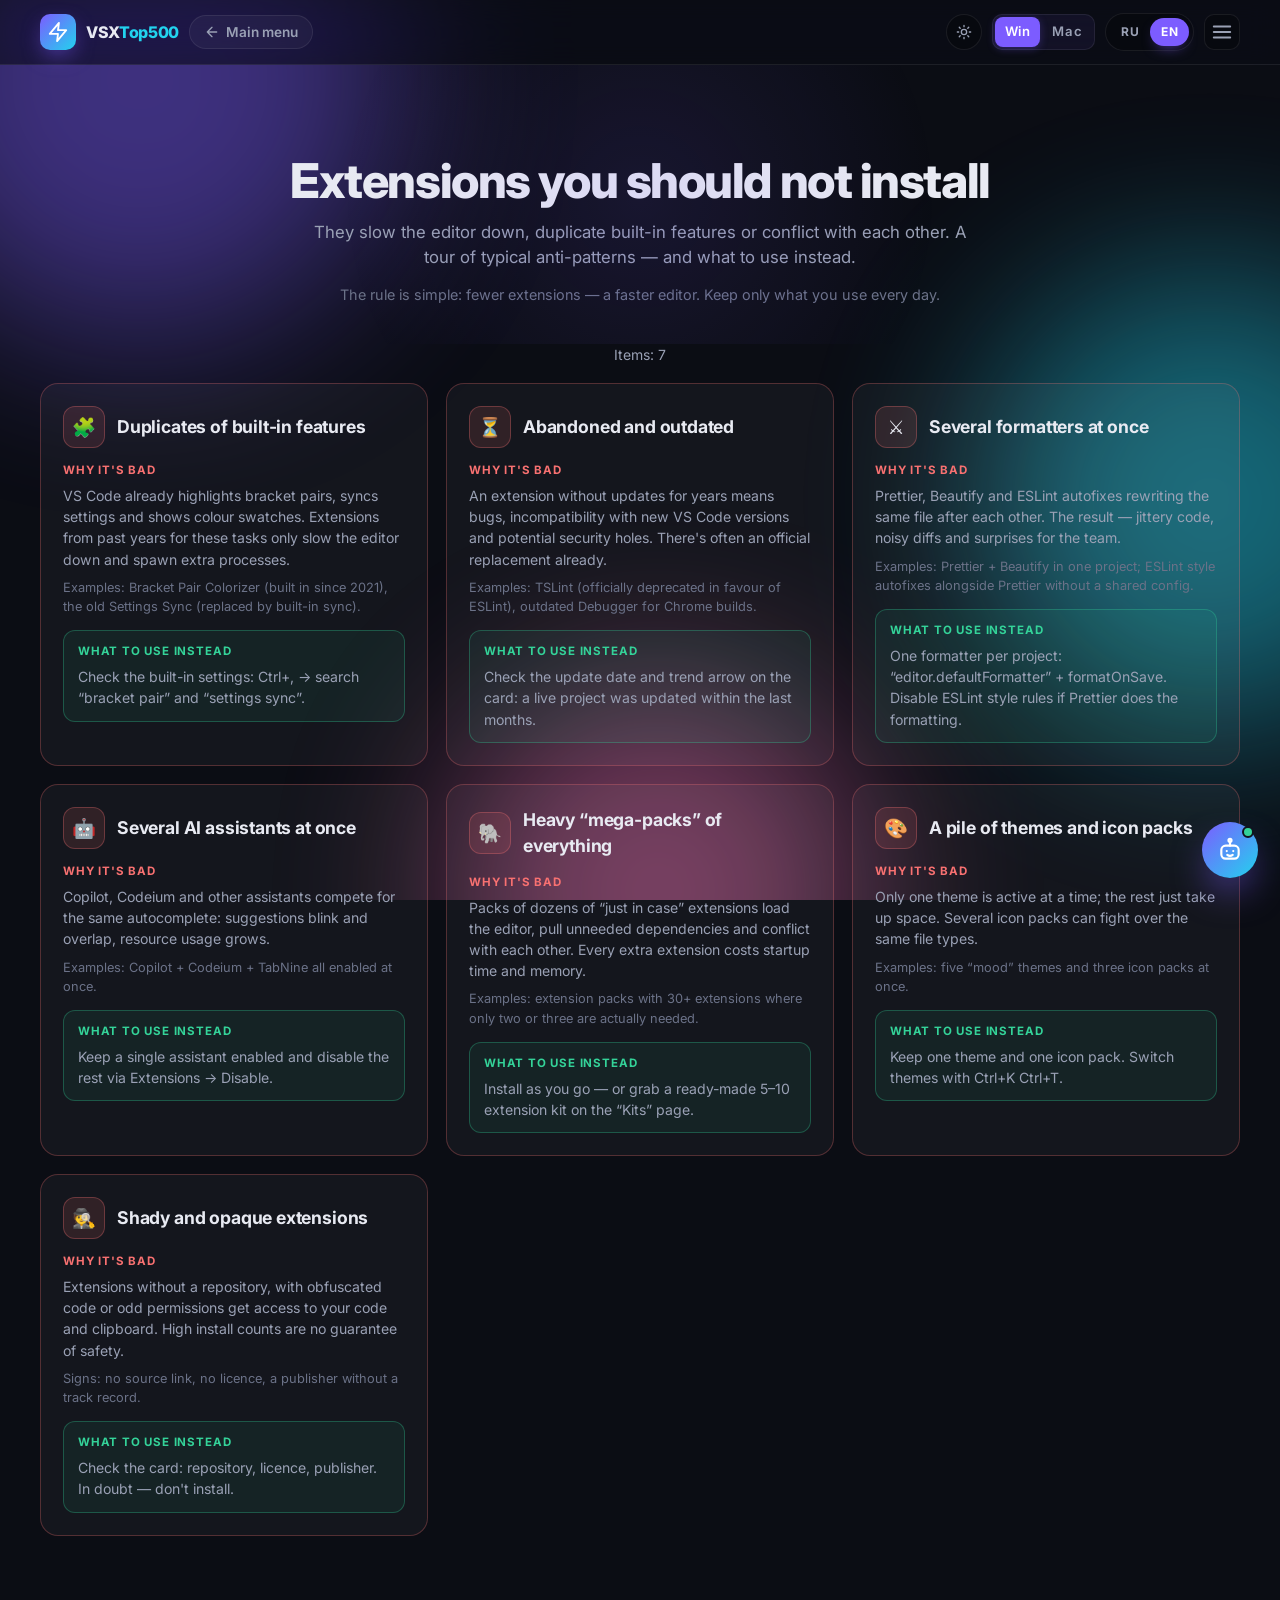
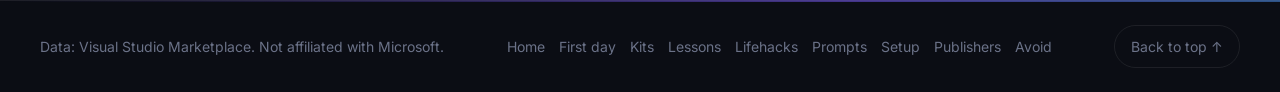
<file: avoid.html>
<!DOCTYPE html>
<html lang="ru">
<head>
  <meta charset="UTF-8" />
  <meta name="viewport" content="width=device-width, initial-scale=1.0" />
  <title data-i18n="avoid.pageTitle">Какие расширения не стоит ставить в VS Code — антипаттерны</title>
  <meta name="description" content="Расширения VS Code, которые тормозят редактор, дублируют встроенные функции или конфликтуют: типичные антипаттерны и что использовать вместо них." />
  <link rel="preconnect" href="https://fonts.googleapis.com" />
  <link href="https://fonts.googleapis.com/css2?family=Inter:wght@400;500;600;700;800&family=JetBrains+Mono:wght@400;600&display=swap" rel="stylesheet" />
  <link rel="stylesheet" href="styles.css" />
  <link rel="icon" href="data:image/svg+xml,<svg xmlns='http://www.w3.org/2000/svg' viewBox='0 0 100 100'><text y='.9em' font-size='90'>⚡</text></svg>" />
  <script>try{if(localStorage.getItem("vsx_theme")==="light")document.documentElement.setAttribute("data-theme","light")}catch(e){}document.documentElement.classList.add("js");window.addEventListener("error",function(){document.documentElement.classList.remove("js")});</script>
</head>
<body>
  <div class="bg-orbs" aria-hidden="true">
    <span class="orb orb-1"></span>
    <span class="orb orb-2"></span>
    <span class="orb orb-3"></span>
  </div>
  <div class="particles" aria-hidden="true">
    <span class="particle" style="left:10%;--dur:14s;--delay:2s"></span>
    <span class="particle" style="left:26%;--dur:12s;--delay:0s"></span>
    <span class="particle" style="left:42%;--dur:16s;--delay:4s"></span>
    <span class="particle" style="left:58%;--dur:13s;--delay:1s"></span>
    <span class="particle" style="left:75%;--dur:15s;--delay:3s"></span>
  </div>
  <header class="site-header">
    <div class="container header-inner">
      <a class="logo" href="index.html">
        <span class="logo-mark">
          <svg viewBox="0 0 24 24" width="22" height="22" fill="none" stroke="currentColor" stroke-width="2" stroke-linecap="round" stroke-linejoin="round"><path d="M13 2 3 14h9l-1 8 10-12h-9l1-8z"/></svg>
        </span>
        <span class="logo-text">VSX<span>Top500</span></span>
      </a>
      <a class="back-link" href="index.html" data-i18n-title="nav.backTitle" data-i18n-aria="nav.backTitle">
        <svg viewBox="0 0 24 24" width="16" height="16" fill="none" stroke="currentColor" stroke-width="2" stroke-linecap="round" stroke-linejoin="round" aria-hidden="true"><path d="M19 12H5M12 19l-7-7 7-7"/></svg>
        <span data-i18n="nav.back">Главное меню</span>
      </a>
      <nav class="header-nav">
        <a href="index.html#rating" data-i18n="nav.rating">Рейтинг</a>
        <a href="first-day.html" data-i18n="nav.firstDay">Первый день</a>
        <a href="kits.html" data-i18n="nav.kits">Наборы</a>
        <a href="lessons.html" data-i18n="nav.lessons">Уроки</a>
        <a href="lifehacks.html" data-i18n="nav.lifehacks">Лайфхаки</a>
        <a href="prompts.html" data-i18n="nav.prompts">Промпты</a>
        <a href="settings.html" data-i18n="nav.settings">Настройки</a>
        <a href="publishers.html" data-i18n="nav.publishers">Разработчики</a>
        <a href="avoid.html" data-i18n="nav.avoid">Не ставить</a>
        <button class="theme-btn" type="button" data-theme-btn aria-pressed="false" title="Тема сайта">
          <svg class="icon-sun" viewBox="0 0 24 24" width="16" height="16" fill="none" stroke="currentColor" stroke-width="2" stroke-linecap="round" stroke-linejoin="round"><circle cx="12" cy="12" r="4"/><path d="M12 2v2M12 20v2M4.9 4.9l1.4 1.4M17.7 17.7l1.4 1.4M2 12h2M20 12h2M4.9 19.1l1.4-1.4M17.7 6.3l1.4-1.4"/></svg>
          <svg class="icon-moon" viewBox="0 0 24 24" width="16" height="16" fill="none" stroke="currentColor" stroke-width="2" stroke-linecap="round" stroke-linejoin="round"><path d="M21 12.8A9 9 0 1 1 11.2 3a7 7 0 0 0 9.8 9.8z"/></svg>
        </button>
        <div class="lang-switch" role="group" data-i18n-aria="nav.langLabel" aria-label="Язык сайта">
          <button class="lang-btn" type="button" data-lang-btn="ru">RU</button>
          <button class="lang-btn" type="button" data-lang-btn="en">EN</button>
        </div>
      </nav>
      <button class="burger-btn" type="button" id="burgerBtn" aria-label="Меню" aria-expanded="false">
        <svg viewBox="0 0 24 24" width="22" height="22" fill="none" stroke="currentColor" stroke-width="2" stroke-linecap="round">
          <line class="burger-line burger-line-1" x1="3" y1="6" x2="21" y2="6"/>
          <line class="burger-line burger-line-2" x1="3" y1="12" x2="21" y2="12"/>
          <line class="burger-line burger-line-3" x1="3" y1="18" x2="21" y2="18"/>
        </svg>
      </button>
    </div>
  </header>

  <!-- Mobile nav overlay -->
  <div class="mobile-nav-overlay" id="mobileNavOverlay"></div>
  <nav class="mobile-nav" id="mobileNav" aria-label="Мобильное меню">
    <button class="mobile-nav-close" type="button" id="mobileNavClose" aria-label="Закрыть меню">✕</button>
    <a href="index.html#rating" data-i18n="nav.rating">Рейтинг</a>
    <a href="first-day.html" data-i18n="nav.firstDay">Первый день</a>
        <a href="kits.html" data-i18n="nav.kits">Наборы</a>
        <a href="generator.html" data-i18n="nav.generator">Генератор</a>
        <a href="lessons.html" data-i18n="nav.lessons">Уроки</a>
    <a href="lifehacks.html" data-i18n="nav.lifehacks">Лайфхаки</a>
    <a href="prompts.html" data-i18n="nav.prompts">Промпты</a>
    <a href="settings.html" data-i18n="nav.settings">Настройки</a>
    <a href="publishers.html" data-i18n="nav.publishers">Разработчики</a>
        <a href="avoid.html" data-i18n="nav.avoid">Не ставить</a>
  </nav>

  <main>
    <section class="page-hero">
      <div class="container">
        <h1 data-i18n="avoid.h1">Плагины, которые не стоит ставить</h1>
        <p class="hero-sub" data-i18n="avoid.sub">
          Тормозят редактор, дублируют встроенные функции или конфликтуют между собой.
          Разбираем типичные антипаттерны — и что использовать вместо них.
        </p>
        <p class="page-tip" data-i18n="avoid.tip">Правило простое: меньше расширений — быстрее редактор. Оставляйте только то, чем пользуетесь каждый день.</p>
      </div>
    </section>

    <section>
      <div class="container">
        <div class="result-meta center"><span id="avoidCount"></span></div>
        <div id="avoidGrid" class="avoid-grid"></div>
      </div>
    </section>
  </main>

  <footer class="site-footer">
    <div class="container">
      <span data-i18n="footer.note">Данные: Visual Studio Marketplace. Сайт не аффилирован с Microsoft.</span>
      <nav class="footer-links">
        <a href="index.html" data-i18n="nav.home">Главная</a>
        <a href="first-day.html" data-i18n="nav.firstDay">Первый день</a>
        <a href="kits.html" data-i18n="nav.kits">Наборы</a>
        <a href="lessons.html" data-i18n="nav.lessons">Уроки</a>
        <a href="lifehacks.html" data-i18n="nav.lifehacks">Лайфхаки</a>
        <a href="prompts.html" data-i18n="nav.prompts">Промпты</a>
        <a href="settings.html" data-i18n="nav.settings">Настройки</a>
        <a href="publishers.html" data-i18n="nav.publishers">Разработчики</a>
        <a href="avoid.html" data-i18n="nav.avoid">Не ставить</a>
      </nav>
      <button id="scrollTop" class="btn btn-ghost" type="button" data-i18n="footer.top">Наверх ↑</button>
    </div>
  </footer>

  <script src="i18n.js"></script>
  <script src="theme.js"></script>
  <script src="platform.js"></script>
  <script src="assistant.js"></script>
  <script src="avoid.js"></script>
  <script>
    (() => {
      const b = document.getElementById("burgerBtn");
      const n = document.getElementById("mobileNav");
      const o = document.getElementById("mobileNavOverlay");
      const c = document.getElementById("mobileNavClose");
      if (b && n && o && c) {
        const toggle = (open) => {
          const on = typeof open === "boolean" ? open : !n.classList.contains("open");
          n.classList.toggle("open", on);
          o.classList.toggle("open", on);
          b.classList.toggle("open", on);
          b.setAttribute("aria-expanded", String(on));
          document.body.style.overflow = on ? "hidden" : "";
        };
        b.addEventListener("click", () => toggle());
        c.addEventListener("click", () => toggle(false));
        o.addEventListener("click", () => toggle(false));
        n.querySelectorAll("a").forEach((a) => a.addEventListener("click", () => toggle(false)));
      }
    })();
  </script>
</body>
</html>
</file>
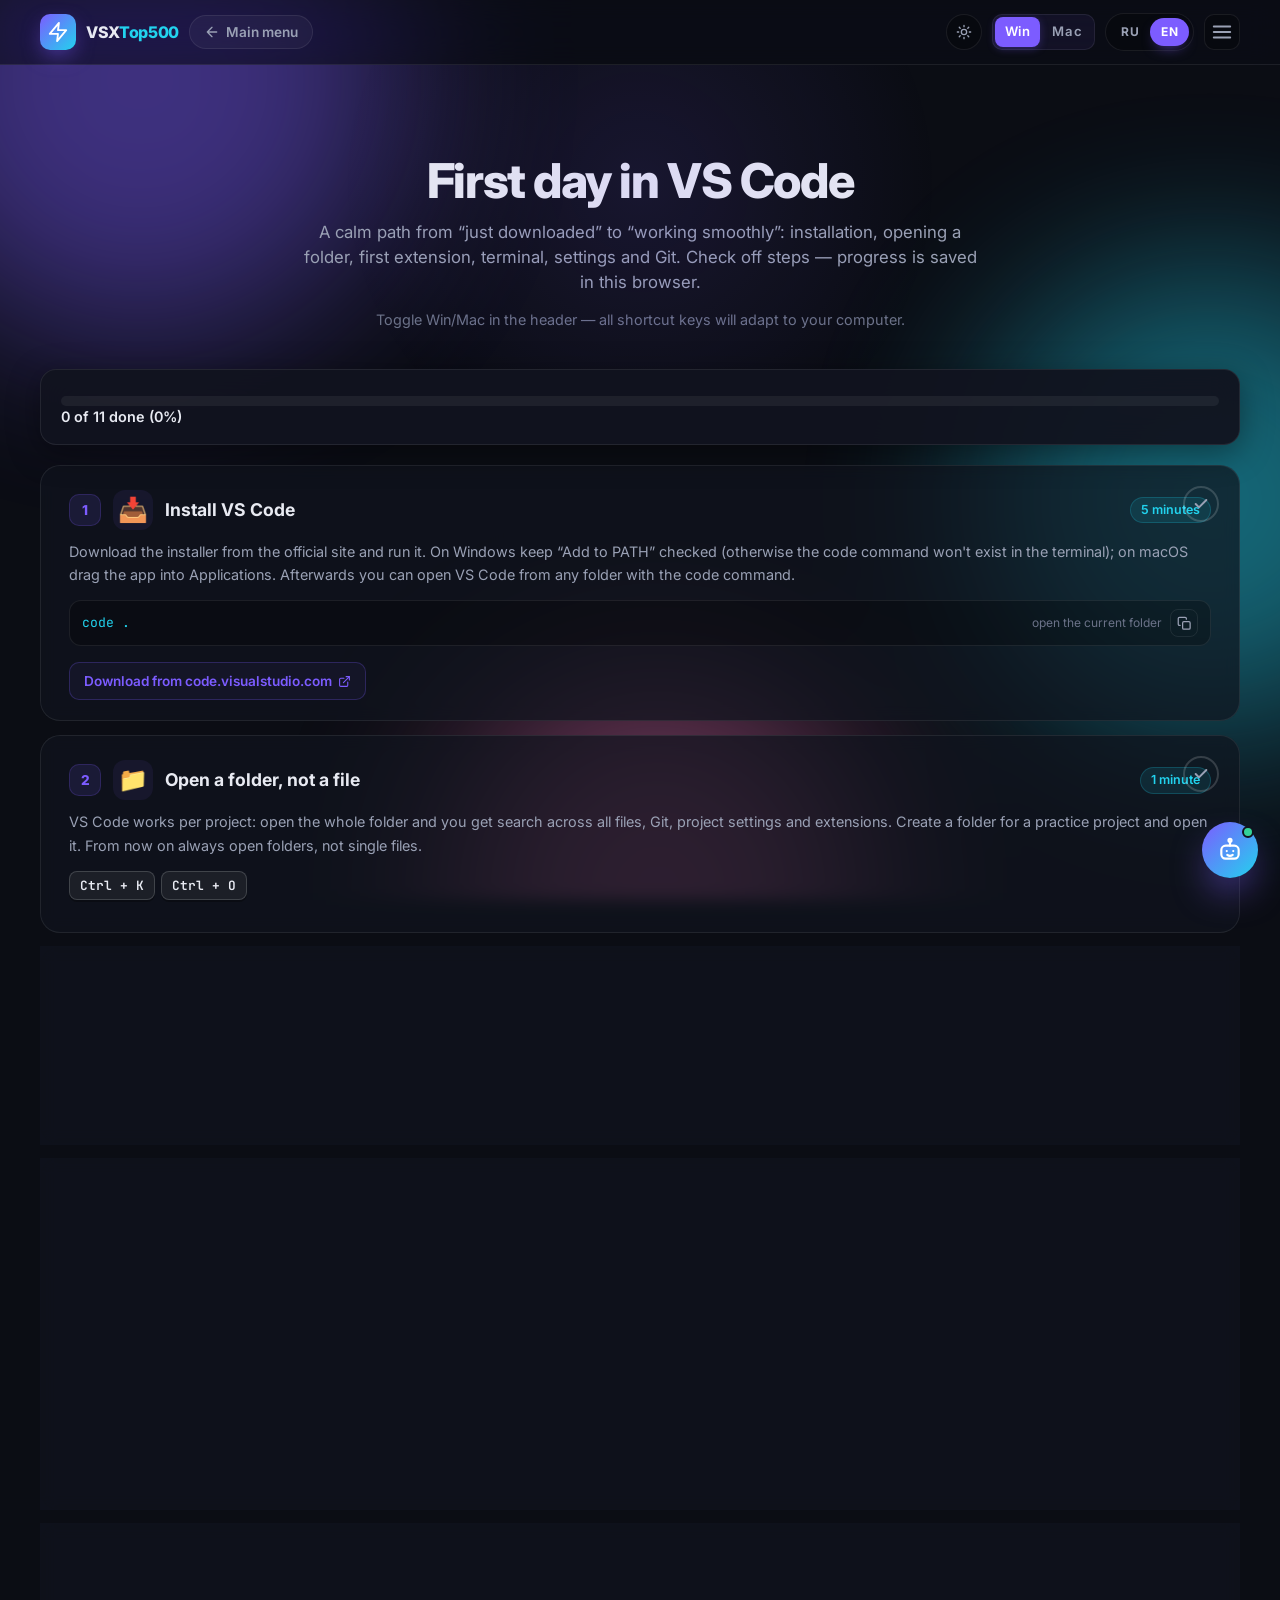
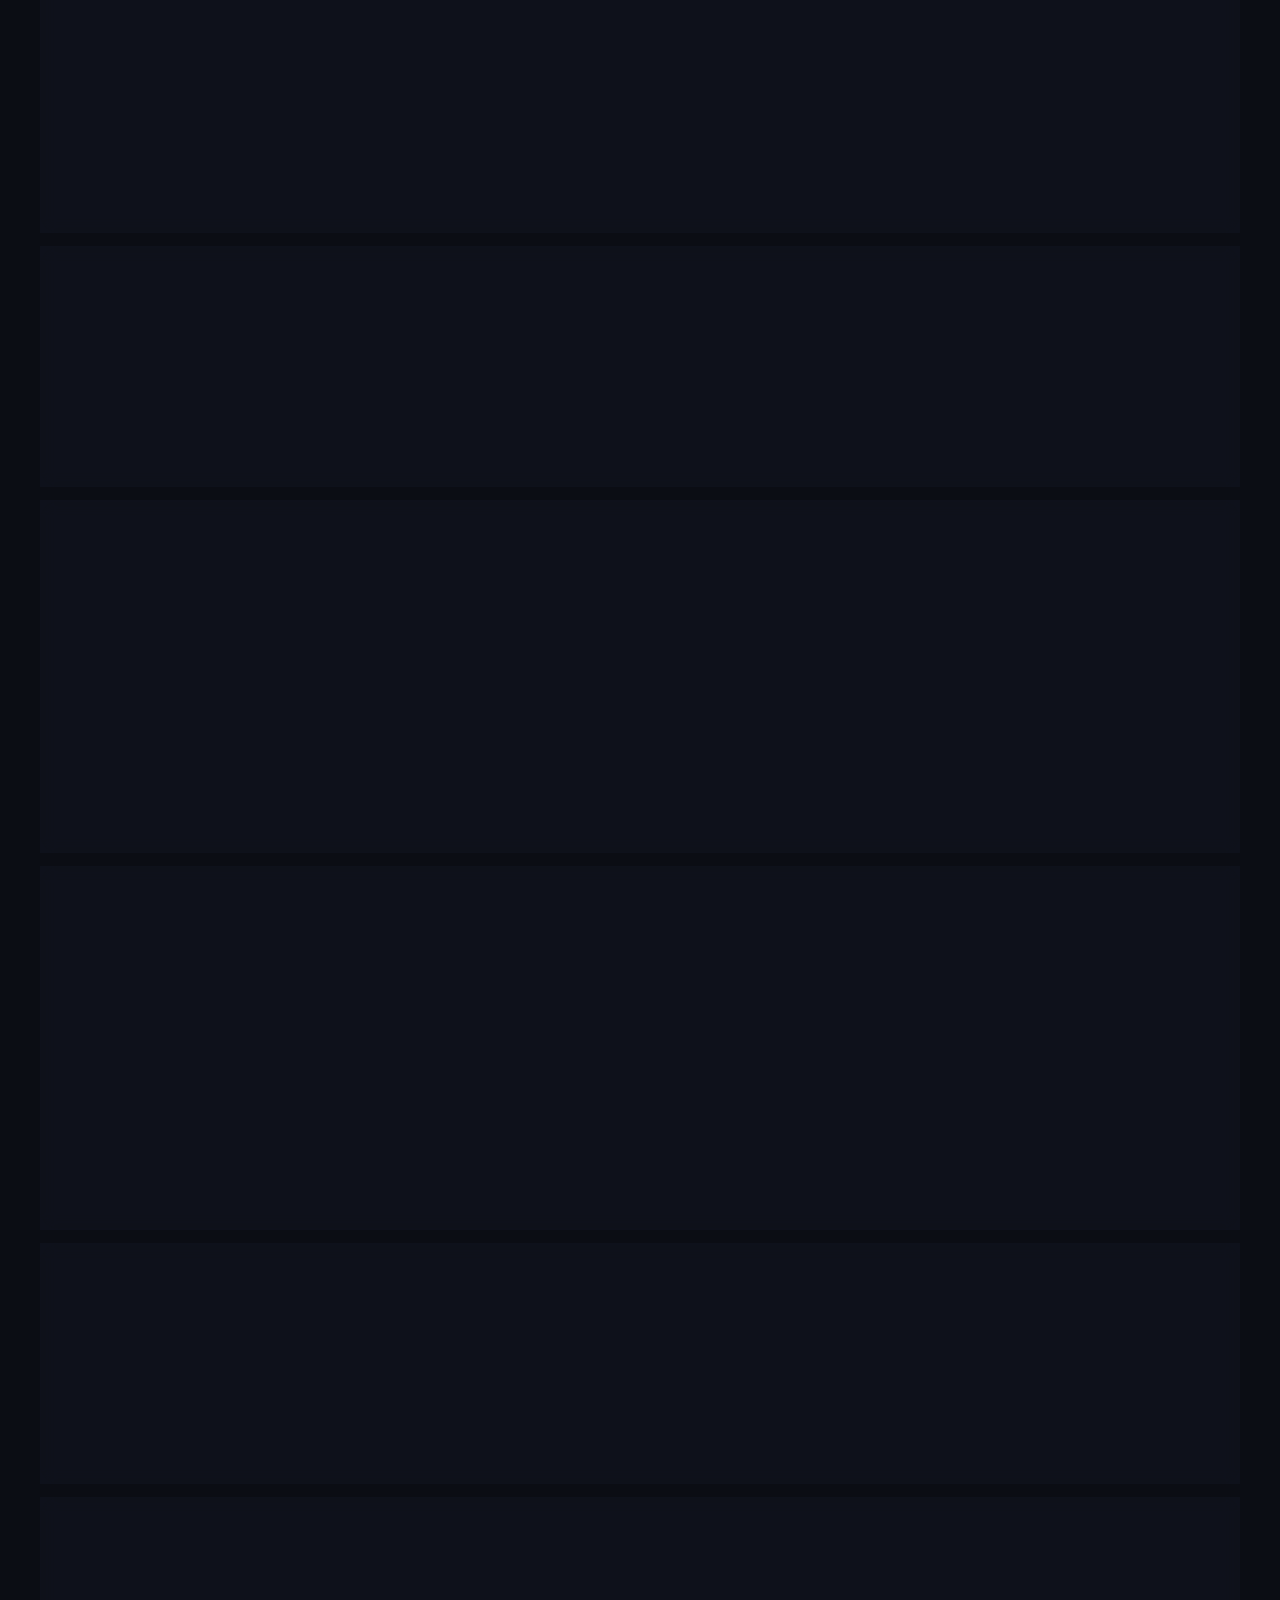
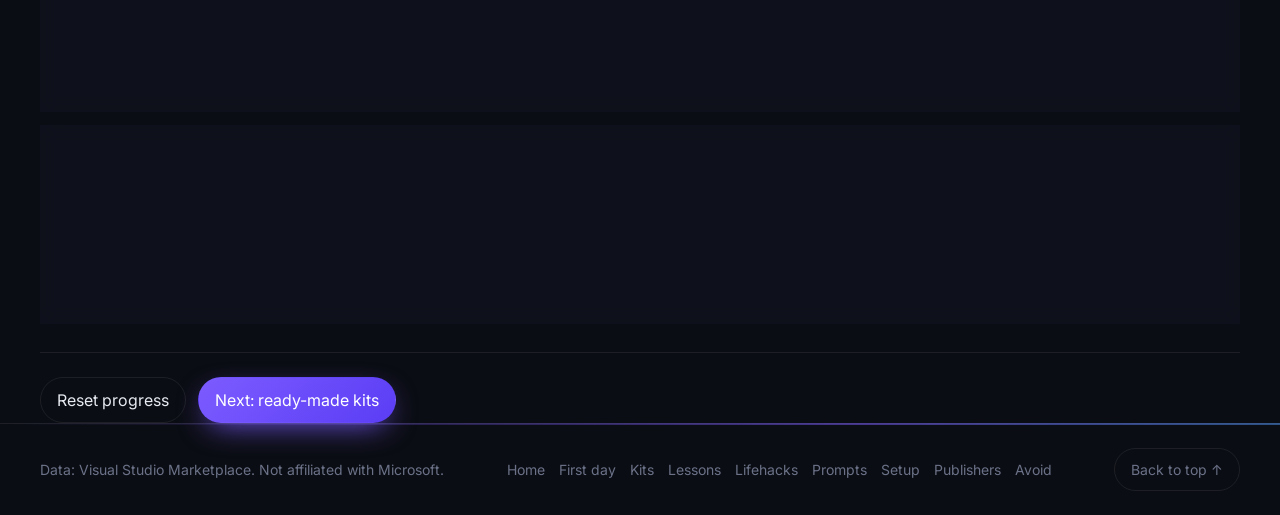
<file: first-day.html>
<!DOCTYPE html>
<html lang="ru">
<head>
  <meta charset="UTF-8" />
  <meta name="viewport" content="width=device-width, initial-scale=1.0" />
  <title data-i18n="first.pageTitle">Первый день в VS Code — пошаговый старт для новичка</title>
  <meta name="description" content="Пошаговый путь первого дня в Visual Studio Code: установка, открытие папки, первое расширение, терминал, настройки и Git. С чек-листом, который сохраняется в браузере." />
  <link rel="preconnect" href="https://fonts.googleapis.com" />
  <link href="https://fonts.googleapis.com/css2?family=Inter:wght@400;500;600;700;800&family=JetBrains+Mono:wght@400;600&display=swap" rel="stylesheet" />
  <link rel="stylesheet" href="styles.css" />
  <link rel="icon" href="data:image/svg+xml,<svg xmlns='http://www.w3.org/2000/svg' viewBox='0 0 100 100'><text y='.9em' font-size='90'>⚡</text></svg>" />
  <script>try{if(localStorage.getItem("vsx_theme")==="light")document.documentElement.setAttribute("data-theme","light")}catch(e){}document.documentElement.classList.add("js");window.addEventListener("error",function(){document.documentElement.classList.remove("js")});</script>
</head>
<body>
  <div class="bg-orbs" aria-hidden="true">
    <span class="orb orb-1"></span>
    <span class="orb orb-2"></span>
    <span class="orb orb-3"></span>
  </div>
  <div class="particles" aria-hidden="true">
    <span class="particle" style="left:8%;--dur:13s;--delay:1s"></span>
    <span class="particle" style="left:22%;--dur:16s;--delay:3s"></span>
    <span class="particle" style="left:38%;--dur:11s;--delay:0s"></span>
    <span class="particle" style="left:55%;--dur:14s;--delay:5s"></span>
    <span class="particle" style="left:70%;--dur:17s;--delay:2s"></span>
    <span class="particle" style="left:85%;--dur:12s;--delay:4s"></span>
  </div>

  <header class="site-header">
    <div class="container header-inner">
      <a class="logo" href="index.html">
        <span class="logo-mark">
          <svg viewBox="0 0 24 24" width="22" height="22" fill="none" stroke="currentColor" stroke-width="2" stroke-linecap="round" stroke-linejoin="round"><path d="M13 2 3 14h9l-1 8 10-12h-9l1-8z"/></svg>
        </span>
        <span class="logo-text">VSX<span>Top500</span></span>
      </a>
      <a class="back-link" href="index.html" data-i18n-title="nav.backTitle" data-i18n-aria="nav.backTitle">
        <svg viewBox="0 0 24 24" width="16" height="16" fill="none" stroke="currentColor" stroke-width="2" stroke-linecap="round" stroke-linejoin="round" aria-hidden="true"><path d="M19 12H5M12 19l-7-7 7-7"/></svg>
        <span data-i18n="nav.back">Главное меню</span>
      </a>
      <nav class="header-nav">
        <a href="index.html#rating" data-i18n="nav.rating">Рейтинг</a>
        <a href="first-day.html" data-i18n="nav.firstDay">Первый день</a>
        <a href="kits.html" data-i18n="nav.kits">Наборы</a>
        <a href="lessons.html" data-i18n="nav.lessons">Уроки</a>
        <a href="lifehacks.html" data-i18n="nav.lifehacks">Лайфхаки</a>
        <a href="prompts.html" data-i18n="nav.prompts">Промпты</a>
        <a href="settings.html" data-i18n="nav.settings">Настройки</a>
        <a href="publishers.html" data-i18n="nav.publishers">Разработчики</a>
        <a href="avoid.html" data-i18n="nav.avoid">Не ставить</a>
        <button class="theme-btn" type="button" data-theme-btn aria-pressed="false" title="Тема сайта">
          <svg class="icon-sun" viewBox="0 0 24 24" width="16" height="16" fill="none" stroke="currentColor" stroke-width="2" stroke-linecap="round" stroke-linejoin="round"><circle cx="12" cy="12" r="4"/><path d="M12 2v2M12 20v2M4.9 4.9l1.4 1.4M17.7 17.7l1.4 1.4M2 12h2M20 12h2M4.9 19.1l1.4-1.4M17.7 6.3l1.4-1.4"/></svg>
          <svg class="icon-moon" viewBox="0 0 24 24" width="16" height="16" fill="none" stroke="currentColor" stroke-width="2" stroke-linecap="round" stroke-linejoin="round"><path d="M21 12.8A9 9 0 1 1 11.2 3a7 7 0 0 0 9.8 9.8z"/></svg>
        </button>
        <div class="lang-switch" role="group" data-i18n-aria="nav.langLabel" aria-label="Язык сайта">
          <button class="lang-btn" type="button" data-lang-btn="ru">RU</button>
          <button class="lang-btn" type="button" data-lang-btn="en">EN</button>
        </div>
      </nav>
      <button class="burger-btn" type="button" id="burgerBtn" aria-label="Меню" aria-expanded="false">
        <svg viewBox="0 0 24 24" width="22" height="22" fill="none" stroke="currentColor" stroke-width="2" stroke-linecap="round">
          <line class="burger-line burger-line-1" x1="3" y1="6" x2="21" y2="6"/>
          <line class="burger-line burger-line-2" x1="3" y1="12" x2="21" y2="12"/>
          <line class="burger-line burger-line-3" x1="3" y1="18" x2="21" y2="18"/>
        </svg>
      </button>
    </div>
  </header>

  <!-- Mobile nav overlay -->
  <div class="mobile-nav-overlay" id="mobileNavOverlay"></div>
  <nav class="mobile-nav" id="mobileNav" aria-label="Мобильное меню">
    <button class="mobile-nav-close" type="button" id="mobileNavClose" aria-label="Закрыть меню">✕</button>
    <a href="index.html#rating" data-i18n="nav.rating">Рейтинг</a>
    <a href="first-day.html" data-i18n="nav.firstDay">Первый день</a>
        <a href="kits.html" data-i18n="nav.kits">Наборы</a>
        <a href="generator.html" data-i18n="nav.generator">Генератор</a>
        <a href="lessons.html" data-i18n="nav.lessons">Уроки</a>
    <a href="lifehacks.html" data-i18n="nav.lifehacks">Лайфхаки</a>
    <a href="prompts.html" data-i18n="nav.prompts">Промпты</a>
    <a href="settings.html" data-i18n="nav.settings">Настройки</a>
    <a href="publishers.html" data-i18n="nav.publishers">Разработчики</a>
        <a href="avoid.html" data-i18n="nav.avoid">Не ставить</a>
  </nav>

  <main>
    <section class="page-hero">
      <div class="container">
        <h1 data-i18n="first.h1">Первый день в VS Code</h1>
        <p class="hero-sub" data-i18n="first.sub">
          Спокойный путь от «только что скачал» до «работаю и ничего не мешает»: установка,
          папка проекта, первое расширение, терминал, настройки и Git. Отмечайте шаги — прогресс
          сохраняется в этом браузере.
        </p>
        <p class="page-tip" data-i18n="first.tip">Переключите Win/Mac в шапке — все сочетания клавиш перепишутся под ваш компьютер.</p>
      </div>
    </section>

    <section>
      <div class="container">
        <div class="first-progress" id="firstProgress">
          <div class="first-progress-bar"><span id="firstProgressFill"></span></div>
          <div class="first-progress-text" id="firstProgressText"></div>
        </div>
        <div id="firstSteps" class="first-steps"></div>
        <div class="first-actions">
          <button id="firstReset" class="btn btn-ghost" type="button" data-i18n="first.reset">Сбросить прогресс</button>
          <a class="btn btn-primary" href="kits.html" data-i18n="first.toKits">Дальше: готовые наборы</a>
        </div>
      </div>
    </section>
  </main>

  <footer class="site-footer">
    <div class="container">
      <span data-i18n="footer.note">Данные: Visual Studio Marketplace. Сайт не аффилирован с Microsoft.</span>
      <nav class="footer-links">
        <a href="index.html" data-i18n="nav.home">Главная</a>
        <a href="first-day.html" data-i18n="nav.firstDay">Первый день</a>
        <a href="kits.html" data-i18n="nav.kits">Наборы</a>
        <a href="lessons.html" data-i18n="nav.lessons">Уроки</a>
        <a href="lifehacks.html" data-i18n="nav.lifehacks">Лайфхаки</a>
        <a href="prompts.html" data-i18n="nav.prompts">Промпты</a>
        <a href="settings.html" data-i18n="nav.settings">Настройки</a>
        <a href="publishers.html" data-i18n="nav.publishers">Разработчики</a>
        <a href="avoid.html" data-i18n="nav.avoid">Не ставить</a>
      </nav>
      <button id="scrollTop" class="btn btn-ghost" type="button" data-i18n="footer.top">Наверх ↑</button>
    </div>
  </footer>

  <script src="i18n.js"></script>
  <script src="theme.js"></script>
  <script src="platform.js"></script>
  <script src="assistant.js"></script>
  <script src="first-day.js"></script>
  <script>
    (() => {
      const b = document.getElementById("burgerBtn");
      const n = document.getElementById("mobileNav");
      const o = document.getElementById("mobileNavOverlay");
      const c = document.getElementById("mobileNavClose");
      if (b && n && o && c) {
        const toggle = (open) => {
          const on = typeof open === "boolean" ? open : !n.classList.contains("open");
          n.classList.toggle("open", on);
          o.classList.toggle("open", on);
          b.classList.toggle("open", on);
          b.setAttribute("aria-expanded", String(on));
          document.body.style.overflow = on ? "hidden" : "";
        };
        b.addEventListener("click", () => toggle());
        c.addEventListener("click", () => toggle(false));
        o.addEventListener("click", () => toggle(false));
        n.querySelectorAll("a").forEach((a) => a.addEventListener("click", () => toggle(false)));
      }
    })();
  </script>
</body>
</html>
</file>
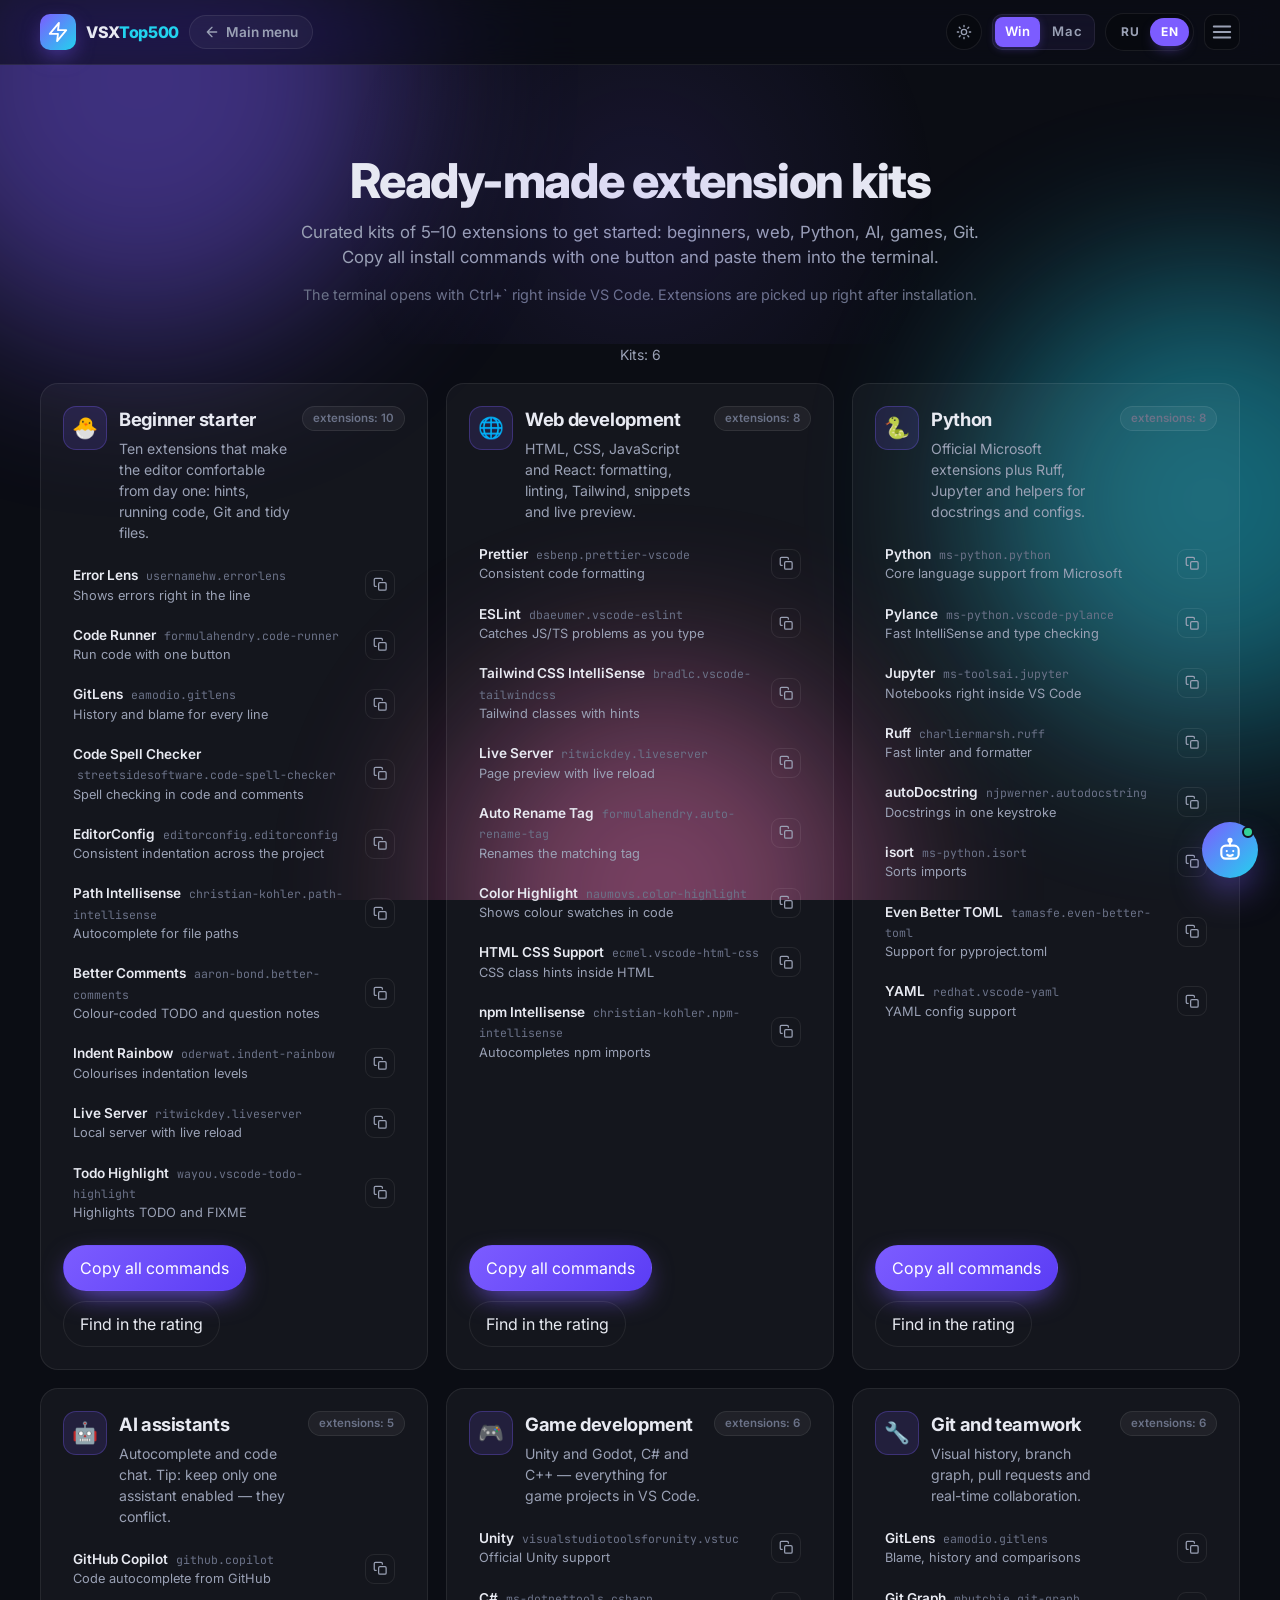
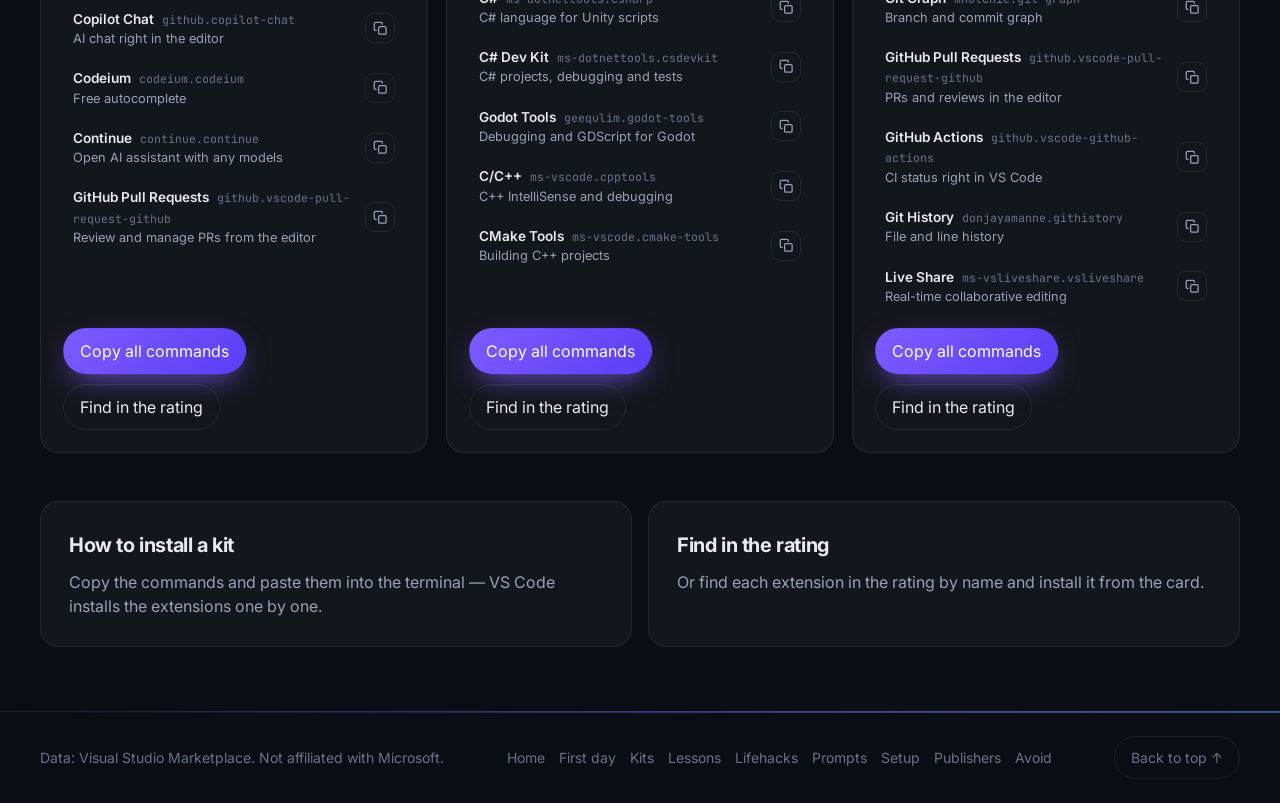
<file: kits.html>
<!DOCTYPE html>
<html lang="ru">
<head>
  <meta charset="UTF-8" />
  <meta name="viewport" content="width=device-width, initial-scale=1.0" />
  <title data-i18n="kits.pageTitle">Готовые наборы расширений VS Code — установка в один клик</title>
  <meta name="description" content="Готовые наборы расширений Visual Studio Code: для новичков, веба, Python, ИИ, игр и Git. Скопируйте команды установки одной кнопкой." />
  <link rel="preconnect" href="https://fonts.googleapis.com" />
  <link href="https://fonts.googleapis.com/css2?family=Inter:wght@400;500;600;700;800&family=JetBrains+Mono:wght@400;600&display=swap" rel="stylesheet" />
  <link rel="stylesheet" href="styles.css" />
  <link rel="icon" href="data:image/svg+xml,<svg xmlns='http://www.w3.org/2000/svg' viewBox='0 0 100 100'><text y='.9em' font-size='90'>⚡</text></svg>" />
  <script>try{if(localStorage.getItem("vsx_theme")==="light")document.documentElement.setAttribute("data-theme","light")}catch(e){}document.documentElement.classList.add("js");window.addEventListener("error",function(){document.documentElement.classList.remove("js")});</script>
</head>
<body>
  <div class="bg-orbs" aria-hidden="true">
    <span class="orb orb-1"></span>
    <span class="orb orb-2"></span>
    <span class="orb orb-3"></span>
  </div>
  <div class="particles" aria-hidden="true">
    <span class="particle" style="left:8%;--dur:13s;--delay:1s"></span>
    <span class="particle" style="left:22%;--dur:16s;--delay:3s"></span>
    <span class="particle" style="left:38%;--dur:11s;--delay:0s"></span>
    <span class="particle" style="left:55%;--dur:14s;--delay:5s"></span>
    <span class="particle" style="left:70%;--dur:17s;--delay:2s"></span>
    <span class="particle" style="left:85%;--dur:12s;--delay:4s"></span>
    <span class="particle" style="left:15%;--dur:15s;--delay:6s"></span>
    <span class="particle" style="left:60%;--dur:10s;--delay:7s"></span>
  </div>
  <header class="site-header">
    <div class="container header-inner">
      <a class="logo" href="index.html">
        <span class="logo-mark">
          <svg viewBox="0 0 24 24" width="22" height="22" fill="none" stroke="currentColor" stroke-width="2" stroke-linecap="round" stroke-linejoin="round"><path d="M13 2 3 14h9l-1 8 10-12h-9l1-8z"/></svg>
        </span>
        <span class="logo-text">VSX<span>Top500</span></span>
      </a>
      <a class="back-link" href="index.html" data-i18n-title="nav.backTitle" data-i18n-aria="nav.backTitle">
        <svg viewBox="0 0 24 24" width="16" height="16" fill="none" stroke="currentColor" stroke-width="2" stroke-linecap="round" stroke-linejoin="round" aria-hidden="true"><path d="M19 12H5M12 19l-7-7 7-7"/></svg>
        <span data-i18n="nav.back">Главное меню</span>
      </a>
      <nav class="header-nav">
        <a href="index.html#rating" data-i18n="nav.rating">Рейтинг</a>
        <a href="first-day.html" data-i18n="nav.firstDay">Первый день</a>
        <a href="kits.html" data-i18n="nav.kits">Наборы</a>
        <a href="lessons.html" data-i18n="nav.lessons">Уроки</a>
        <a href="lifehacks.html" data-i18n="nav.lifehacks">Лайфхаки</a>
        <a href="prompts.html" data-i18n="nav.prompts">Промпты</a>
        <a href="settings.html" data-i18n="nav.settings">Настройки</a>
        <a href="publishers.html" data-i18n="nav.publishers">Разработчики</a>
        <a href="avoid.html" data-i18n="nav.avoid">Не ставить</a>
        <button class="theme-btn" type="button" data-theme-btn aria-pressed="false" title="Тема сайта">
          <svg class="icon-sun" viewBox="0 0 24 24" width="16" height="16" fill="none" stroke="currentColor" stroke-width="2" stroke-linecap="round" stroke-linejoin="round"><circle cx="12" cy="12" r="4"/><path d="M12 2v2M12 20v2M4.9 4.9l1.4 1.4M17.7 17.7l1.4 1.4M2 12h2M20 12h2M4.9 19.1l1.4-1.4M17.7 6.3l1.4-1.4"/></svg>
          <svg class="icon-moon" viewBox="0 0 24 24" width="16" height="16" fill="none" stroke="currentColor" stroke-width="2" stroke-linecap="round" stroke-linejoin="round"><path d="M21 12.8A9 9 0 1 1 11.2 3a7 7 0 0 0 9.8 9.8z"/></svg>
        </button>
        <div class="lang-switch" role="group" data-i18n-aria="nav.langLabel" aria-label="Язык сайта">
          <button class="lang-btn" type="button" data-lang-btn="ru">RU</button>
          <button class="lang-btn" type="button" data-lang-btn="en">EN</button>
        </div>
      </nav>
      <button class="burger-btn" type="button" id="burgerBtn" aria-label="Меню" aria-expanded="false">
        <svg viewBox="0 0 24 24" width="22" height="22" fill="none" stroke="currentColor" stroke-width="2" stroke-linecap="round">
          <line class="burger-line burger-line-1" x1="3" y1="6" x2="21" y2="6"/>
          <line class="burger-line burger-line-2" x1="3" y1="12" x2="21" y2="12"/>
          <line class="burger-line burger-line-3" x1="3" y1="18" x2="21" y2="18"/>
        </svg>
      </button>
    </div>
  </header>

  <!-- Mobile nav overlay -->
  <div class="mobile-nav-overlay" id="mobileNavOverlay"></div>
  <nav class="mobile-nav" id="mobileNav" aria-label="Мобильное меню">
    <button class="mobile-nav-close" type="button" id="mobileNavClose" aria-label="Закрыть меню">✕</button>
    <a href="index.html#rating" data-i18n="nav.rating">Рейтинг</a>
    <a href="first-day.html" data-i18n="nav.firstDay">Первый день</a>
    <a href="kits.html" data-i18n="nav.kits">Наборы</a>
    <a href="lessons.html" data-i18n="nav.lessons">Уроки</a>
    <a href="lifehacks.html" data-i18n="nav.lifehacks">Лайфхаки</a>
    <a href="prompts.html" data-i18n="nav.prompts">Промпты</a>
    <a href="settings.html" data-i18n="nav.settings">Настройки</a>
    <a href="publishers.html" data-i18n="nav.publishers">Разработчики</a>
        <a href="avoid.html" data-i18n="nav.avoid">Не ставить</a>
  </nav>

  <main>
    <section class="page-hero">
      <div class="container">
        <h1 data-i18n="kits.h1">Готовые наборы расширений</h1>
        <p class="hero-sub" data-i18n="kits.sub">
          Проверенные наборы из 5–10 расширений для старта: новичкам, веб, Python, ИИ, игры, Git.
          Скопируйте все команды установки одной кнопкой — и вставьте в терминал.
        </p>
        <p class="page-tip" data-i18n="kits.tip">Терминал открывается по Ctrl+` прямо в VS Code. Расширения подхватятся сразу после установки.</p>
      </div>
    </section>

    <section>
      <div class="container">
        <div class="result-meta center"><span id="kitCount"></span></div>
        <div id="kitsGrid" class="kits-grid"></div>

        <div class="about-inner prompts-how">
          <div class="about-card">
            <h2 data-i18n="kits.how">Как установить набор</h2>
            <p data-i18n="kits.howP1">Скопируйте команды и вставьте их в терминал — VS Code установит расширения по очереди.</p>
          </div>
          <div class="about-card">
            <h2 data-i18n="kits.openRating">Найти в рейтинге</h2>
            <p data-i18n="kits.howP2">Или найдите каждое расширение в рейтинге по имени и установите из карточки.</p>
          </div>
        </div>
      </div>
    </section>
  </main>

  <footer class="site-footer">
    <div class="container">
      <span data-i18n="footer.note">Данные: Visual Studio Marketplace. Сайт не аффилирован с Microsoft.</span>
      <nav class="footer-links">
        <a href="index.html" data-i18n="nav.home">Главная</a>
        <a href="first-day.html" data-i18n="nav.firstDay">Первый день</a>
        <a href="kits.html" data-i18n="nav.kits">Наборы</a>
        <a href="lessons.html" data-i18n="nav.lessons">Уроки</a>
        <a href="lifehacks.html" data-i18n="nav.lifehacks">Лайфхаки</a>
        <a href="prompts.html" data-i18n="nav.prompts">Промпты</a>
        <a href="settings.html" data-i18n="nav.settings">Настройки</a>
        <a href="publishers.html" data-i18n="nav.publishers">Разработчики</a>
        <a href="avoid.html" data-i18n="nav.avoid">Не ставить</a>
      </nav>
      <button id="scrollTop" class="btn btn-ghost" type="button" data-i18n="footer.top">Наверх ↑</button>
    </div>
  </footer>

  <script src="i18n.js"></script>
  <script src="theme.js"></script>
  <script src="platform.js"></script>
  <script src="assistant.js"></script>
  <script src="kits-data.js"></script>
  <script src="kits.js"></script>
  <script>
    (() => {
      const b = document.getElementById("burgerBtn");
      const n = document.getElementById("mobileNav");
      const o = document.getElementById("mobileNavOverlay");
      const c = document.getElementById("mobileNavClose");
      if (b && n && o && c) {
        const toggle = (open) => {
          const on = typeof open === "boolean" ? open : !n.classList.contains("open");
          n.classList.toggle("open", on);
          o.classList.toggle("open", on);
          b.classList.toggle("open", on);
          b.setAttribute("aria-expanded", String(on));
          document.body.style.overflow = on ? "hidden" : "";
        };
        b.addEventListener("click", () => toggle());
        c.addEventListener("click", () => toggle(false));
        o.addEventListener("click", () => toggle(false));
        n.querySelectorAll("a").forEach((a) => a.addEventListener("click", () => toggle(false)));
      }
    })();
  </script>
</body>
</html>
</file>
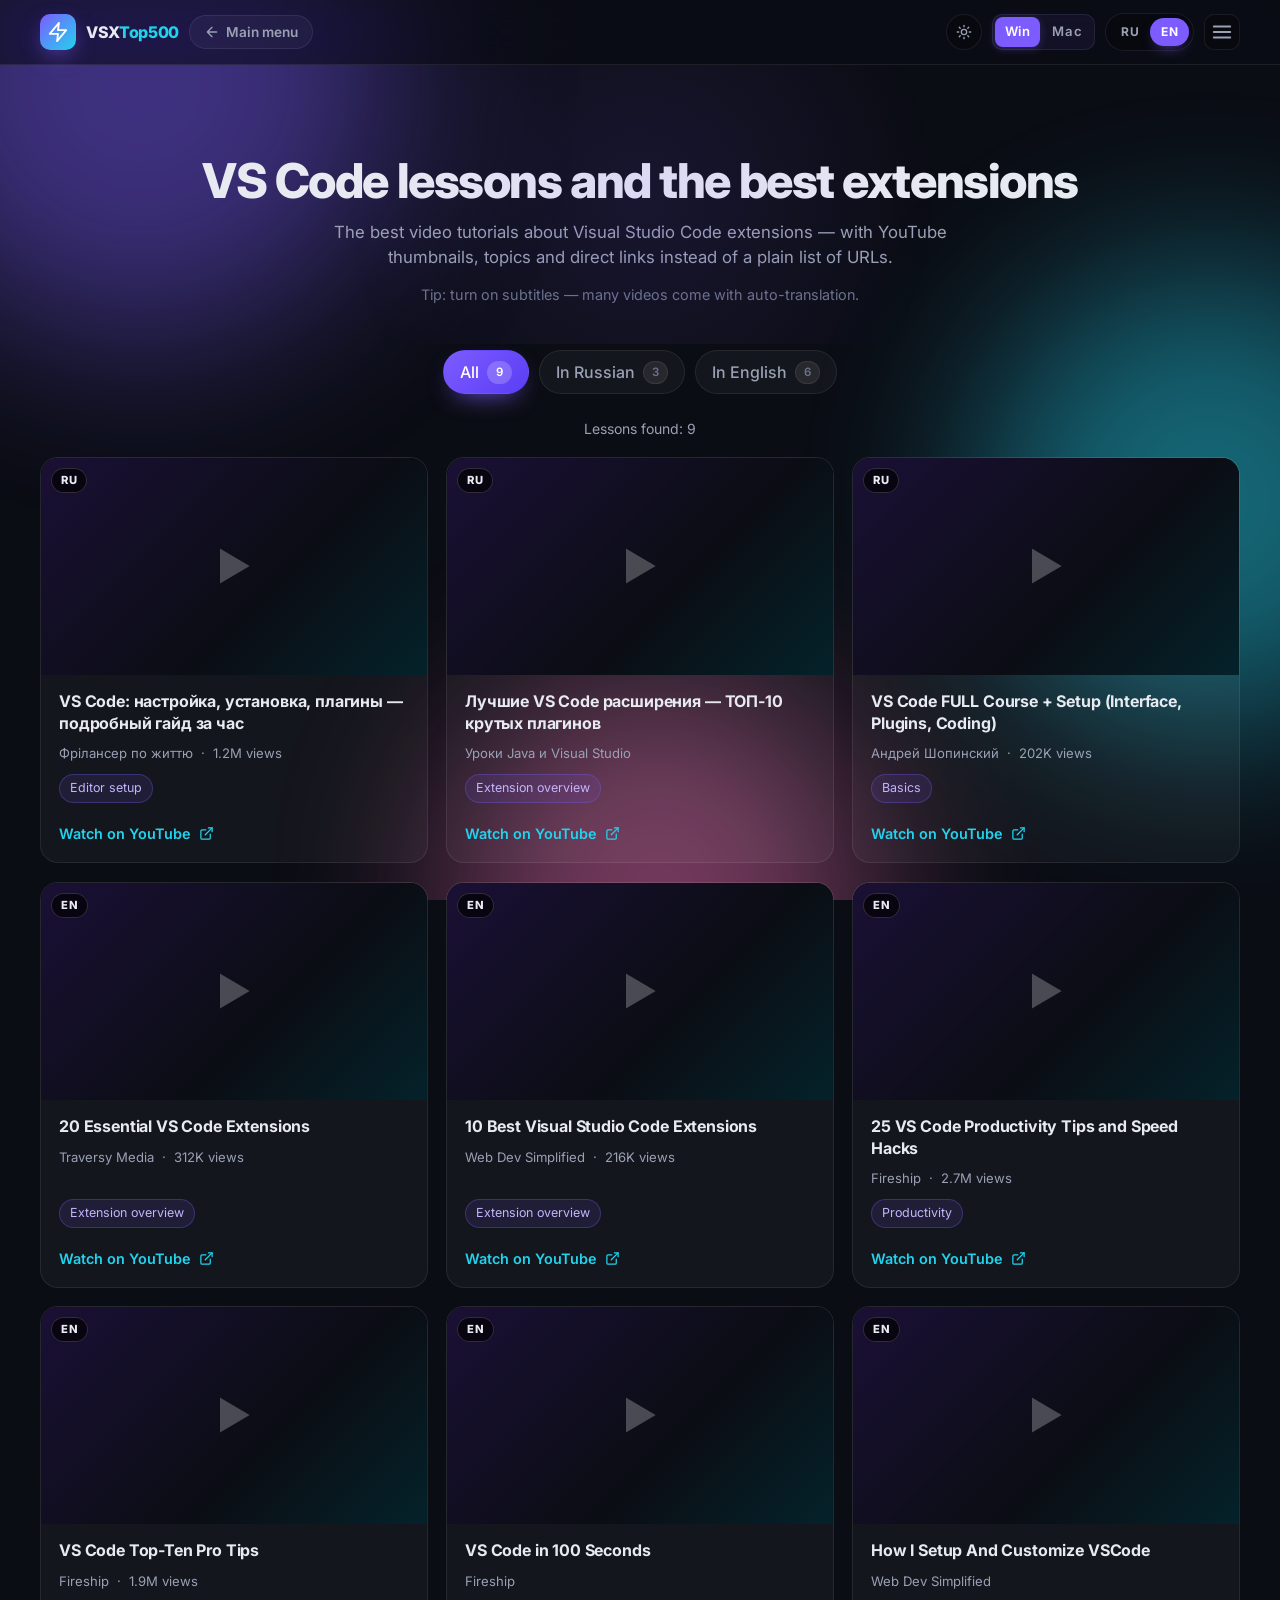
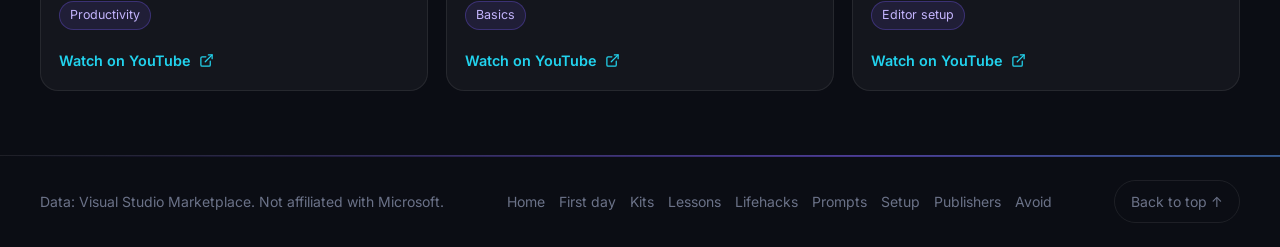
<file: lessons.html>
<!DOCTYPE html>
<html lang="ru">
<head>
  <meta charset="UTF-8" />
  <meta name="viewport" content="width=device-width, initial-scale=1.0" />
  <title data-i18n="lessons.pageTitle">Уроки по VS Code — лучшие расширения на видео</title>
  <meta name="description" content="Видео-уроки про лучшие расширения Visual Studio Code: обложки с YouTube, темы, авторы и прямые ссылки. Русские и английские туториалы." />
  <link rel="preconnect" href="https://www.youtube.com" />
  <link rel="preconnect" href="https://i.ytimg.com" />
  <link rel="preconnect" href="https://fonts.googleapis.com" />
  <link href="https://fonts.googleapis.com/css2?family=Inter:wght@400;500;600;700;800&family=JetBrains+Mono:wght@400;600&display=swap" rel="stylesheet" />
  <link rel="stylesheet" href="styles.css" />
  <link rel="icon" href="data:image/svg+xml,<svg xmlns='http://www.w3.org/2000/svg' viewBox='0 0 100 100'><text y='.9em' font-size='90'>⚡</text></svg>" />
  <script>try{if(localStorage.getItem("vsx_theme")==="light")document.documentElement.setAttribute("data-theme","light")}catch(e){}document.documentElement.classList.add("js");window.addEventListener("error",function(){document.documentElement.classList.remove("js")});</script>
</head>
<body>
  <div class="bg-orbs" aria-hidden="true">
    <span class="orb orb-1"></span>
    <span class="orb orb-2"></span>
    <span class="orb orb-3"></span>
  </div>
  <div class="particles" aria-hidden="true">
    <span class="particle" style="left:10%;--dur:12s;--delay:1s"></span>
    <span class="particle" style="left:25%;--dur:15s;--delay:3s"></span>
    <span class="particle" style="left:40%;--dur:13s;--delay:0s"></span>
    <span class="particle" style="left:55%;--dur:16s;--delay:5s"></span>
    <span class="particle" style="left:72%;--dur:11s;--delay:2s"></span>
    <span class="particle" style="left:88%;--dur:14s;--delay:4s"></span>
  </div>
  <header class="site-header">
    <div class="container header-inner">
      <a class="logo" href="index.html">
        <span class="logo-mark">
          <svg viewBox="0 0 24 24" width="22" height="22" fill="none" stroke="currentColor" stroke-width="2" stroke-linecap="round" stroke-linejoin="round"><path d="M13 2 3 14h9l-1 8 10-12h-9l1-8z"/></svg>
        </span>
        <span class="logo-text">VSX<span>Top500</span></span>
      </a>
      <a class="back-link" href="index.html" data-i18n-title="nav.backTitle" data-i18n-aria="nav.backTitle">
        <svg viewBox="0 0 24 24" width="16" height="16" fill="none" stroke="currentColor" stroke-width="2" stroke-linecap="round" stroke-linejoin="round" aria-hidden="true"><path d="M19 12H5M12 19l-7-7 7-7"/></svg>
        <span data-i18n="nav.back">Главное меню</span>
      </a>
      <nav class="header-nav">
        <a href="index.html#rating" data-i18n="nav.rating">Рейтинг</a>
        <a href="first-day.html" data-i18n="nav.firstDay">Первый день</a>
        <a href="kits.html" data-i18n="nav.kits">Наборы</a>
        <a href="generator.html" data-i18n="nav.generator">Генератор</a>
        <a href="lessons.html" data-i18n="nav.lessons">Уроки</a>
        <a href="lifehacks.html" data-i18n="nav.lifehacks">Лайфхаки</a>
        <a href="prompts.html" data-i18n="nav.prompts">Промпты</a>
        <a href="settings.html" data-i18n="nav.settings">Настройки</a>
        <a href="publishers.html" data-i18n="nav.publishers">Разработчики</a>
        <a href="avoid.html" data-i18n="nav.avoid">Не ставить</a>
        <a href="index.html#about" data-i18n="nav.about">О сайте</a>
        <button class="theme-btn" type="button" data-theme-btn aria-pressed="false" title="Тема сайта">
          <svg class="icon-sun" viewBox="0 0 24 24" width="16" height="16" fill="none" stroke="currentColor" stroke-width="2" stroke-linecap="round" stroke-linejoin="round"><circle cx="12" cy="12" r="4"/><path d="M12 2v2M12 20v2M4.9 4.9l1.4 1.4M17.7 17.7l1.4 1.4M2 12h2M20 12h2M4.9 19.1l1.4-1.4M17.7 6.3l1.4-1.4"/></svg>
          <svg class="icon-moon" viewBox="0 0 24 24" width="16" height="16" fill="none" stroke="currentColor" stroke-width="2" stroke-linecap="round" stroke-linejoin="round"><path d="M21 12.8A9 9 0 1 1 11.2 3a7 7 0 0 0 9.8 9.8z"/></svg>
        </button>
        <div class="lang-switch" role="group" data-i18n-aria="nav.langLabel" aria-label="Язык сайта">
          <button class="lang-btn" type="button" data-lang-btn="ru">RU</button>
          <button class="lang-btn" type="button" data-lang-btn="en">EN</button>
        </div>
      </nav>
      <button class="burger-btn" type="button" id="burgerBtn" aria-label="Меню" aria-expanded="false">
        <svg viewBox="0 0 24 24" width="22" height="22" fill="none" stroke="currentColor" stroke-width="2" stroke-linecap="round">
          <line class="burger-line burger-line-1" x1="3" y1="6" x2="21" y2="6"/>
          <line class="burger-line burger-line-2" x1="3" y1="12" x2="21" y2="12"/>
          <line class="burger-line burger-line-3" x1="3" y1="18" x2="21" y2="18"/>
        </svg>
      </button>
    </div>
  </header>

  <!-- Mobile nav overlay -->
  <div class="mobile-nav-overlay" id="mobileNavOverlay"></div>
  <nav class="mobile-nav" id="mobileNav" aria-label="Мобильное меню">
    <button class="mobile-nav-close" type="button" id="mobileNavClose" aria-label="Закрыть меню">✕</button>
    <a href="index.html#rating" data-i18n="nav.rating">Рейтинг</a>
    <a href="first-day.html" data-i18n="nav.firstDay">Первый день</a>
        <a href="kits.html" data-i18n="nav.kits">Наборы</a>
        <a href="generator.html" data-i18n="nav.generator">Генератор</a>
        <a href="lessons.html" data-i18n="nav.lessons">Уроки</a>
    <a href="lifehacks.html" data-i18n="nav.lifehacks">Лайфхаки</a>
    <a href="prompts.html" data-i18n="nav.prompts">Промпты</a>
    <a href="settings.html" data-i18n="nav.settings">Настройки</a>
    <a href="publishers.html" data-i18n="nav.publishers">Разработчики</a>
        <a href="avoid.html" data-i18n="nav.avoid">Не ставить</a>
    <a href="index.html#about" data-i18n="nav.about">О сайте</a>
  </nav>

  <main>
    <section class="page-hero">
      <div class="container">
        <h1 data-i18n="lessons.h1">Уроки по VS Code и лучшим расширениям</h1>
        <p class="hero-sub" data-i18n="lessons.sub">
          Лучшие видео-туториалы про расширения Visual Studio Code — с обложками
          с YouTube, темами и прямыми ссылками, а не просто списком ссылок.
        </p>
        <p class="page-tip" data-i18n="lessons.tip">Совет: включите субтитры — у многих видео есть перевод на русский.</p>
      </div>
    </section>

    <section>
      <div class="container">
        <div id="lessonFilters" class="filter-row"></div>
        <div class="result-meta center"><span id="lessonCount"></span></div>
        <div id="lessonsGrid" class="lessons-grid"></div>
        <div id="lessonsEmpty" class="empty" hidden>
          <p data-i18n="lessons.empty">Нет уроков по этому фильтру.</p>
        </div>
      </div>
    </section>
  </main>

  <footer class="site-footer">
    <div class="container">
      <span data-i18n="footer.note">Данные: Visual Studio Marketplace. Сайт не аффилирован с Microsoft.</span>
      <nav class="footer-links">
        <a href="index.html" data-i18n="nav.home">Главная</a>
        <a href="first-day.html" data-i18n="nav.firstDay">Первый день</a>
        <a href="kits.html" data-i18n="nav.kits">Наборы</a>
        <a href="lessons.html" data-i18n="nav.lessons">Уроки</a>
        <a href="lifehacks.html" data-i18n="nav.lifehacks">Лайфхаки</a>
        <a href="prompts.html" data-i18n="nav.prompts">Промпты</a>
        <a href="settings.html" data-i18n="nav.settings">Настройки</a>
        <a href="publishers.html" data-i18n="nav.publishers">Разработчики</a>
        <a href="avoid.html" data-i18n="nav.avoid">Не ставить</a>
      </nav>
      <button id="scrollTop" class="btn btn-ghost" type="button" data-i18n="footer.top">Наверх ↑</button>
    </div>
  </footer>

  <script src="common.js"></script>
  <script src="i18n.js"></script>
  <script src="theme.js"></script>
  <script src="platform.js"></script>
  <script src="lessons.js"></script>
</body>
</html>
</file>
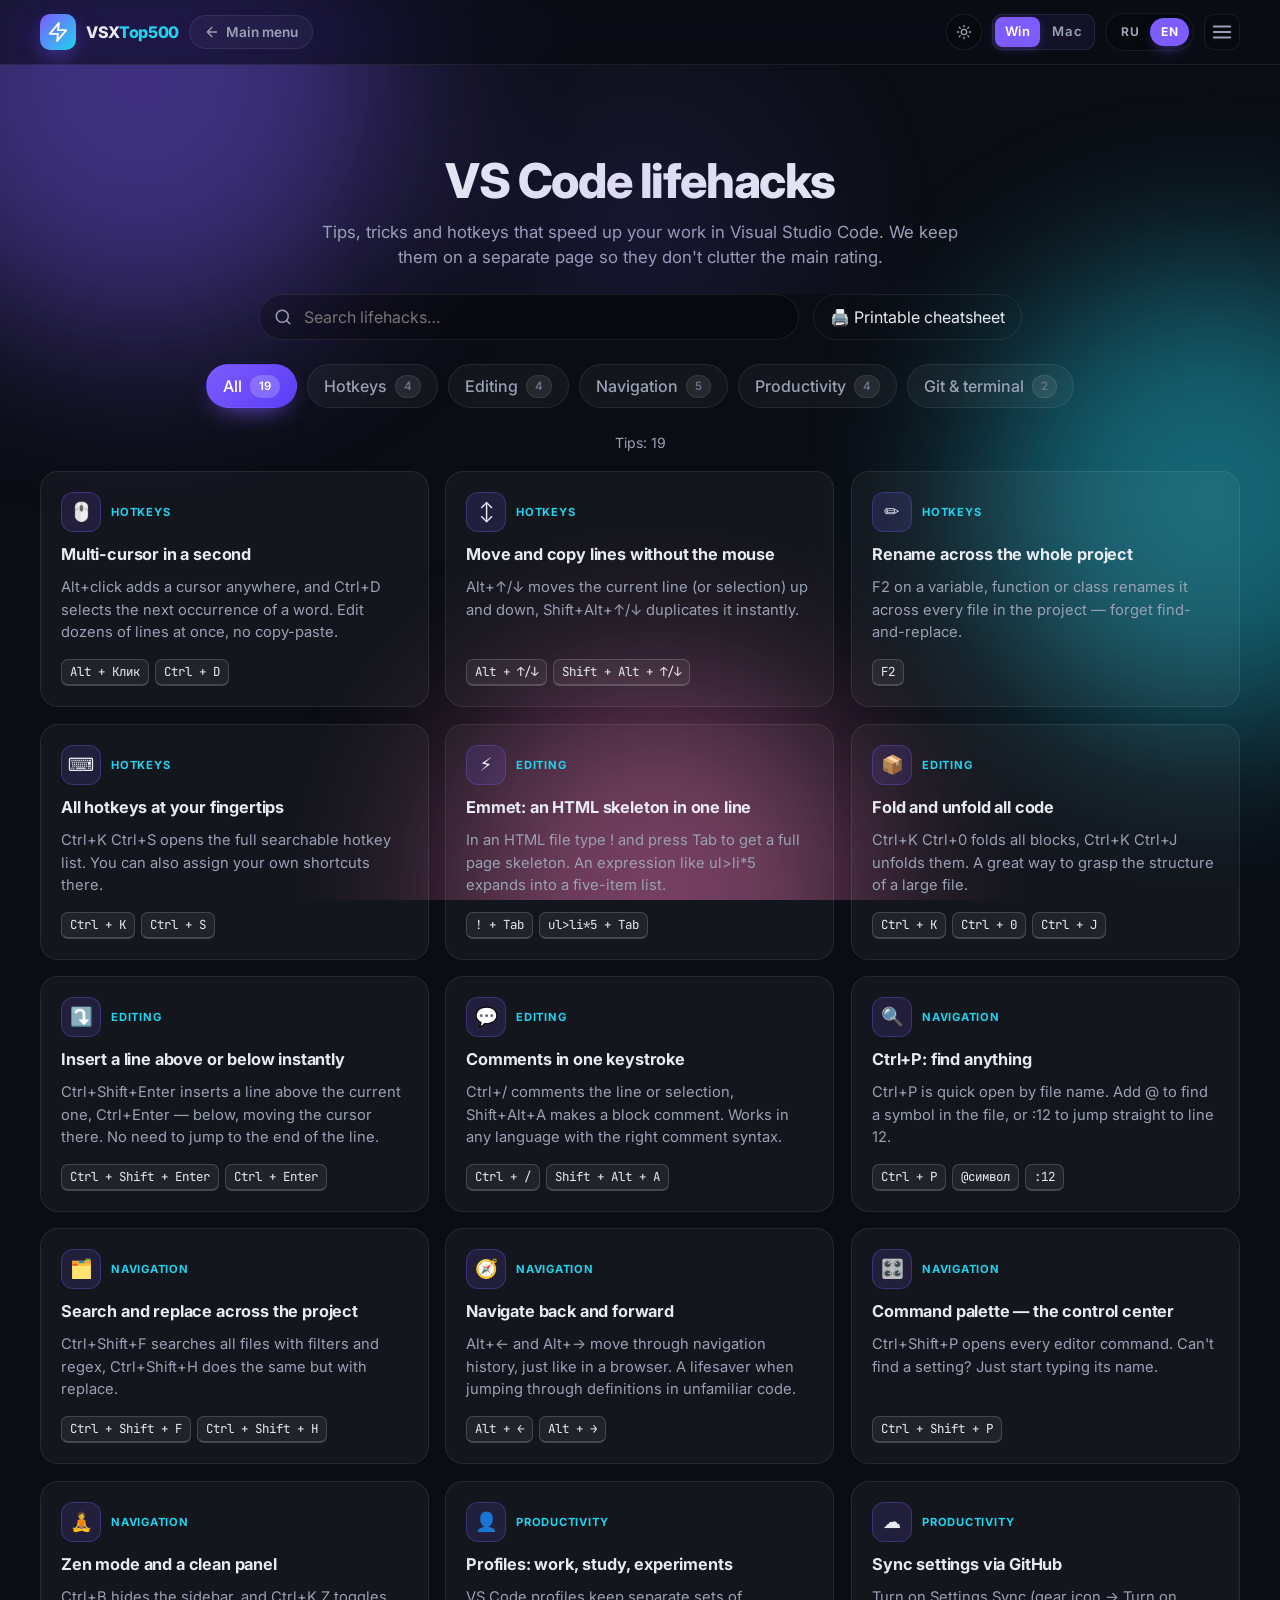
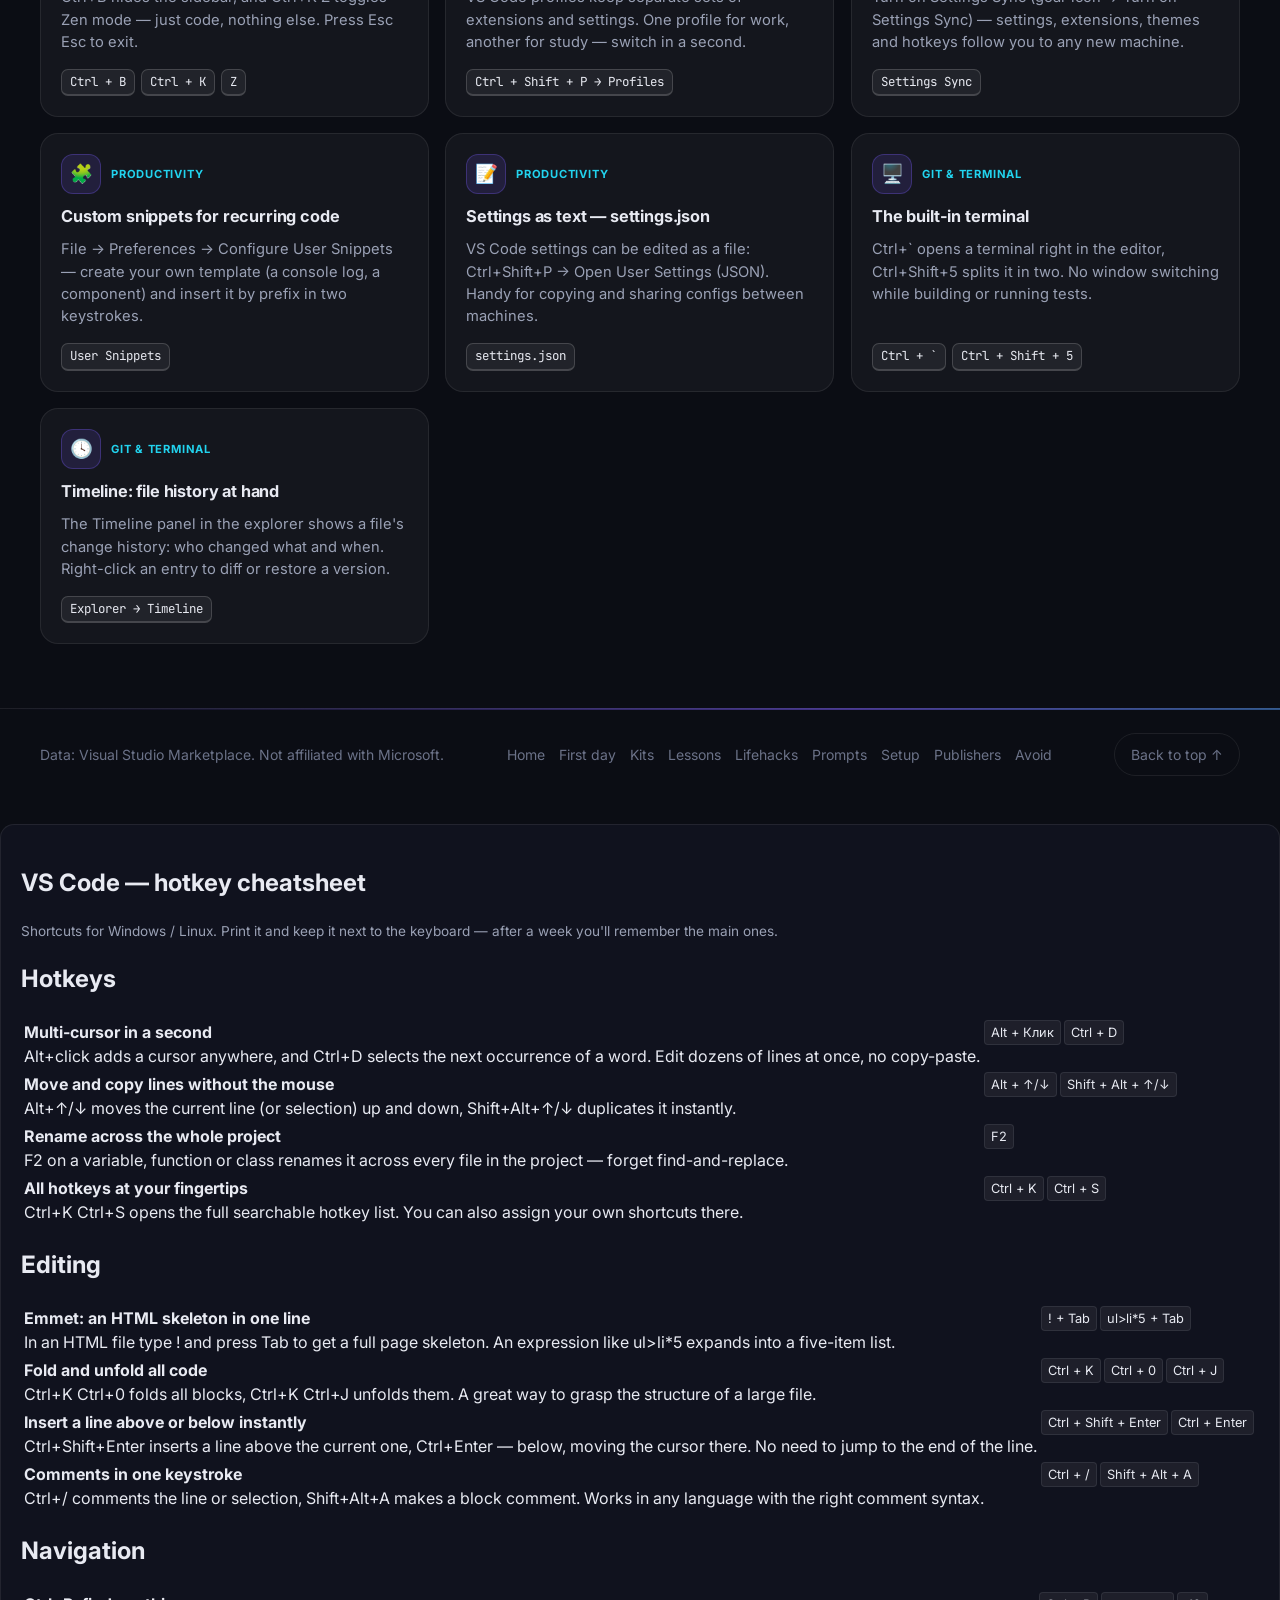
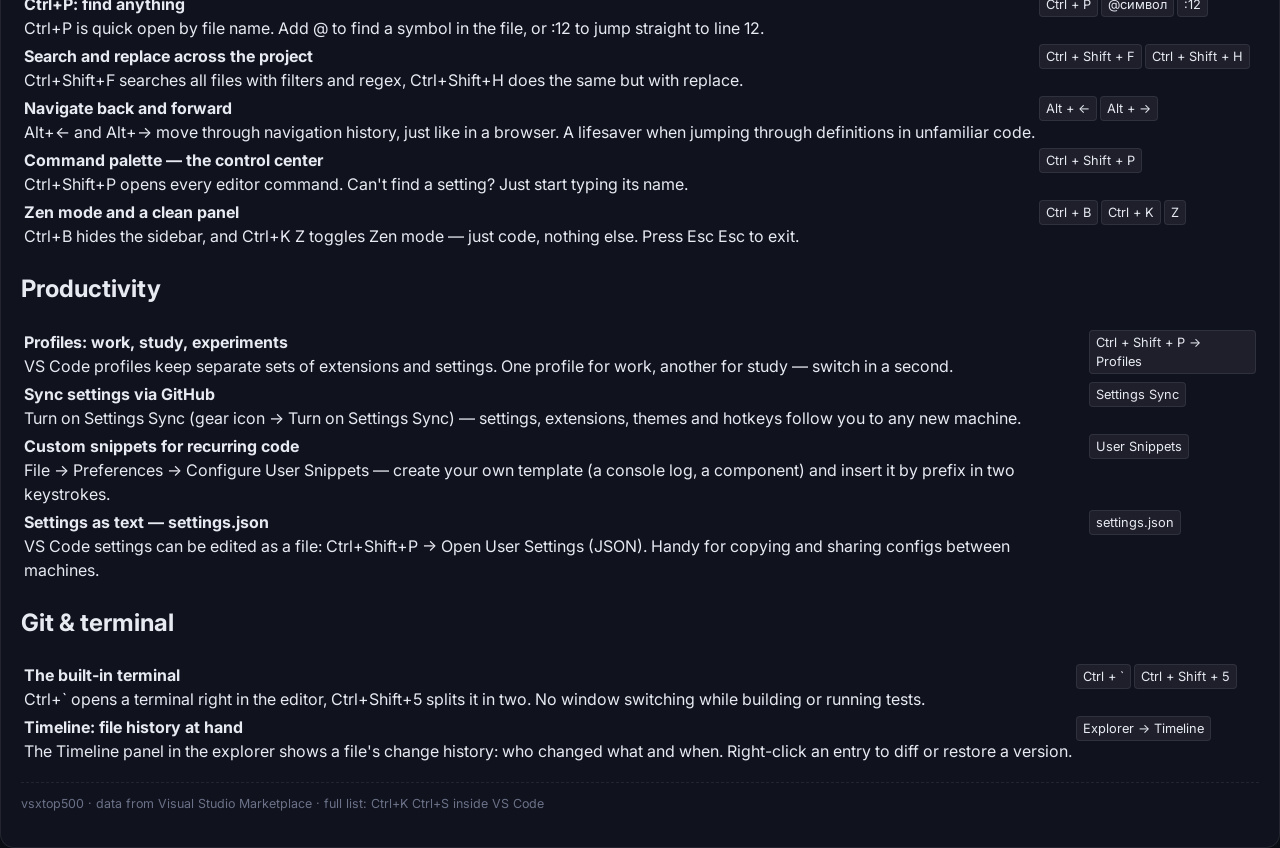
<file: lifehacks.html>
<!DOCTYPE html>
<html lang="ru">
<head>
  <meta charset="UTF-8" />
  <meta name="viewport" content="width=device-width, initial-scale=1.0" />
  <title data-i18n="lifehacks.pageTitle">Лайфхаки VS Code — советы и горячие клавиши</title>
  <meta name="description" content="Лайфхаки, советы и горячие клавиши Visual Studio Code: мультикурсор, Emmet, профили, синхронизация настроек, терминал и другие трюки." />
  <link rel="preconnect" href="https://fonts.googleapis.com" />
  <link href="https://fonts.googleapis.com/css2?family=Inter:wght@400;500;600;700;800&family=JetBrains+Mono:wght@400;600&display=swap" rel="stylesheet" />
  <link rel="stylesheet" href="styles.css" />
  <link rel="icon" href="data:image/svg+xml,<svg xmlns='http://www.w3.org/2000/svg' viewBox='0 0 100 100'><text y='.9em' font-size='90'>⚡</text></svg>" />
  <script>try{if(localStorage.getItem("vsx_theme")==="light")document.documentElement.setAttribute("data-theme","light")}catch(e){}document.documentElement.classList.add("js");window.addEventListener("error",function(){document.documentElement.classList.remove("js")});</script>
</head>
<body>
  <div class="bg-orbs" aria-hidden="true">
    <span class="orb orb-1"></span>
    <span class="orb orb-2"></span>
    <span class="orb orb-3"></span>
  </div>
  <div class="particles" aria-hidden="true">
    <span class="particle" style="left:12%;--dur:14s;--delay:0s"></span>
    <span class="particle" style="left:30%;--dur:11s;--delay:3s"></span>
    <span class="particle" style="left:48%;--dur:16s;--delay:5s"></span>
    <span class="particle" style="left:65%;--dur:13s;--delay:2s"></span>
    <span class="particle" style="left:82%;--dur:15s;--delay:4s"></span>
  </div>
  <header class="site-header">
    <div class="container header-inner">
      <a class="logo" href="index.html">
        <span class="logo-mark">
          <svg viewBox="0 0 24 24" width="22" height="22" fill="none" stroke="currentColor" stroke-width="2" stroke-linecap="round" stroke-linejoin="round"><path d="M13 2 3 14h9l-1 8 10-12h-9l1-8z"/></svg>
        </span>
        <span class="logo-text">VSX<span>Top500</span></span>
      </a>
      <a class="back-link" href="index.html" data-i18n-title="nav.backTitle" data-i18n-aria="nav.backTitle">
        <svg viewBox="0 0 24 24" width="16" height="16" fill="none" stroke="currentColor" stroke-width="2" stroke-linecap="round" stroke-linejoin="round" aria-hidden="true"><path d="M19 12H5M12 19l-7-7 7-7"/></svg>
        <span data-i18n="nav.back">Главное меню</span>
      </a>
      <nav class="header-nav">
        <a href="index.html#rating" data-i18n="nav.rating">Рейтинг</a>
        <a href="first-day.html" data-i18n="nav.firstDay">Первый день</a>
        <a href="kits.html" data-i18n="nav.kits">Наборы</a>
        <a href="lessons.html" data-i18n="nav.lessons">Уроки</a>
        <a href="lifehacks.html" data-i18n="nav.lifehacks">Лайфхаки</a>
        <a href="prompts.html" data-i18n="nav.prompts">Промпты</a>
        <a href="settings.html" data-i18n="nav.settings">Настройки</a>
        <a href="publishers.html" data-i18n="nav.publishers">Разработчики</a>
        <a href="avoid.html" data-i18n="nav.avoid">Не ставить</a>
        <a href="index.html#about" data-i18n="nav.about">О сайте</a>
        <button class="theme-btn" type="button" data-theme-btn aria-pressed="false" title="Тема сайта">
          <svg class="icon-sun" viewBox="0 0 24 24" width="16" height="16" fill="none" stroke="currentColor" stroke-width="2" stroke-linecap="round" stroke-linejoin="round"><circle cx="12" cy="12" r="4"/><path d="M12 2v2M12 20v2M4.9 4.9l1.4 1.4M17.7 17.7l1.4 1.4M2 12h2M20 12h2M4.9 19.1l1.4-1.4M17.7 6.3l1.4-1.4"/></svg>
          <svg class="icon-moon" viewBox="0 0 24 24" width="16" height="16" fill="none" stroke="currentColor" stroke-width="2" stroke-linecap="round" stroke-linejoin="round"><path d="M21 12.8A9 9 0 1 1 11.2 3a7 7 0 0 0 9.8 9.8z"/></svg>
        </button>
        <div class="lang-switch" role="group" data-i18n-aria="nav.langLabel" aria-label="Язык сайта">
          <button class="lang-btn" type="button" data-lang-btn="ru">RU</button>
          <button class="lang-btn" type="button" data-lang-btn="en">EN</button>
        </div>
      </nav>
      <button class="burger-btn" type="button" id="burgerBtn" aria-label="Меню" aria-expanded="false">
        <svg viewBox="0 0 24 24" width="22" height="22" fill="none" stroke="currentColor" stroke-width="2" stroke-linecap="round">
          <line class="burger-line burger-line-1" x1="3" y1="6" x2="21" y2="6"/>
          <line class="burger-line burger-line-2" x1="3" y1="12" x2="21" y2="12"/>
          <line class="burger-line burger-line-3" x1="3" y1="18" x2="21" y2="18"/>
        </svg>
      </button>
    </div>
  </header>

  <!-- Mobile nav overlay -->
  <div class="mobile-nav-overlay" id="mobileNavOverlay"></div>
  <nav class="mobile-nav" id="mobileNav" aria-label="Мобильное меню">
    <button class="mobile-nav-close" type="button" id="mobileNavClose" aria-label="Закрыть меню">✕</button>
    <a href="index.html#rating" data-i18n="nav.rating">Рейтинг</a>
    <a href="first-day.html" data-i18n="nav.firstDay">Первый день</a>
        <a href="kits.html" data-i18n="nav.kits">Наборы</a>
        <a href="generator.html" data-i18n="nav.generator">Генератор</a>
        <a href="lessons.html" data-i18n="nav.lessons">Уроки</a>
    <a href="lifehacks.html" data-i18n="nav.lifehacks">Лайфхаки</a>
    <a href="prompts.html" data-i18n="nav.prompts">Промпты</a>
    <a href="settings.html" data-i18n="nav.settings">Настройки</a>
    <a href="publishers.html" data-i18n="nav.publishers">Разработчики</a>
        <a href="avoid.html" data-i18n="nav.avoid">Не ставить</a>
    <a href="index.html#about" data-i18n="nav.about">О сайте</a>
  </nav>

  <main>
    <section class="page-hero">
      <div class="container">
        <h1 data-i18n="lifehacks.h1">Лайфхаки VS Code</h1>
        <p class="hero-sub" data-i18n="lifehacks.sub">
          Советы, трюки и горячие клавиши, которые ускоряют работу в Visual Studio Code.
          Мы держим их на отдельной странице, чтобы они не мешали на главной.
        </p>
      </div>
    </section>

    <section>
      <div class="container">
        <div class="page-controls">
          <label class="search page-search">
            <svg viewBox="0 0 24 24" width="18" height="18" fill="none" stroke="currentColor" stroke-width="2" stroke-linecap="round" stroke-linejoin="round"><circle cx="11" cy="11" r="8"/><path d="m21 21-4.3-4.3"/></svg>
            <input id="hackSearch" type="search" data-i18n-placeholder="lifehacks.search" placeholder="Поиск по лайфхакам…" autocomplete="off" />
          </label>
          <button id="printCheat" class="btn btn-ghost print-only-hidden" type="button" data-i18n="lifehacks.print">🖨️ Шпаргалка для печати</button>
        </div>
        <div id="hackFilters" class="filter-row"></div>
        <div class="result-meta center"><span id="hackCount"></span></div>
        <div id="hacksGrid" class="lifehacks-grid"></div>
        <div id="hacksEmpty" class="empty" hidden>
          <p data-i18n="lifehacks.empty">Ничего не найдено. Попробуйте другой запрос.</p>
        </div>
      </div>
    </section>
  </main>

  <footer class="site-footer">
    <div class="container">
      <span data-i18n="footer.note">Данные: Visual Studio Marketplace. Сайт не аффилирован с Microsoft.</span>
      <nav class="footer-links">
        <a href="index.html" data-i18n="nav.home">Главная</a>
        <a href="first-day.html" data-i18n="nav.firstDay">Первый день</a>
        <a href="kits.html" data-i18n="nav.kits">Наборы</a>
        <a href="lessons.html" data-i18n="nav.lessons">Уроки</a>
        <a href="lifehacks.html" data-i18n="nav.lifehacks">Лайфхаки</a>
        <a href="prompts.html" data-i18n="nav.prompts">Промпты</a>
        <a href="settings.html" data-i18n="nav.settings">Настройки</a>
        <a href="publishers.html" data-i18n="nav.publishers">Разработчики</a>
        <a href="avoid.html" data-i18n="nav.avoid">Не ставить</a>
      </nav>
      <button id="scrollTop" class="btn btn-ghost" type="button" data-i18n="footer.top">Наверх ↑</button>
    </div>
  </footer>

  <script src="common.js"></script>
  <script src="i18n.js"></script>
  <script src="theme.js"></script>
  <script src="platform.js"></script>
  <script src="lifehacks.js"></script>
</body>
</html>
</file>
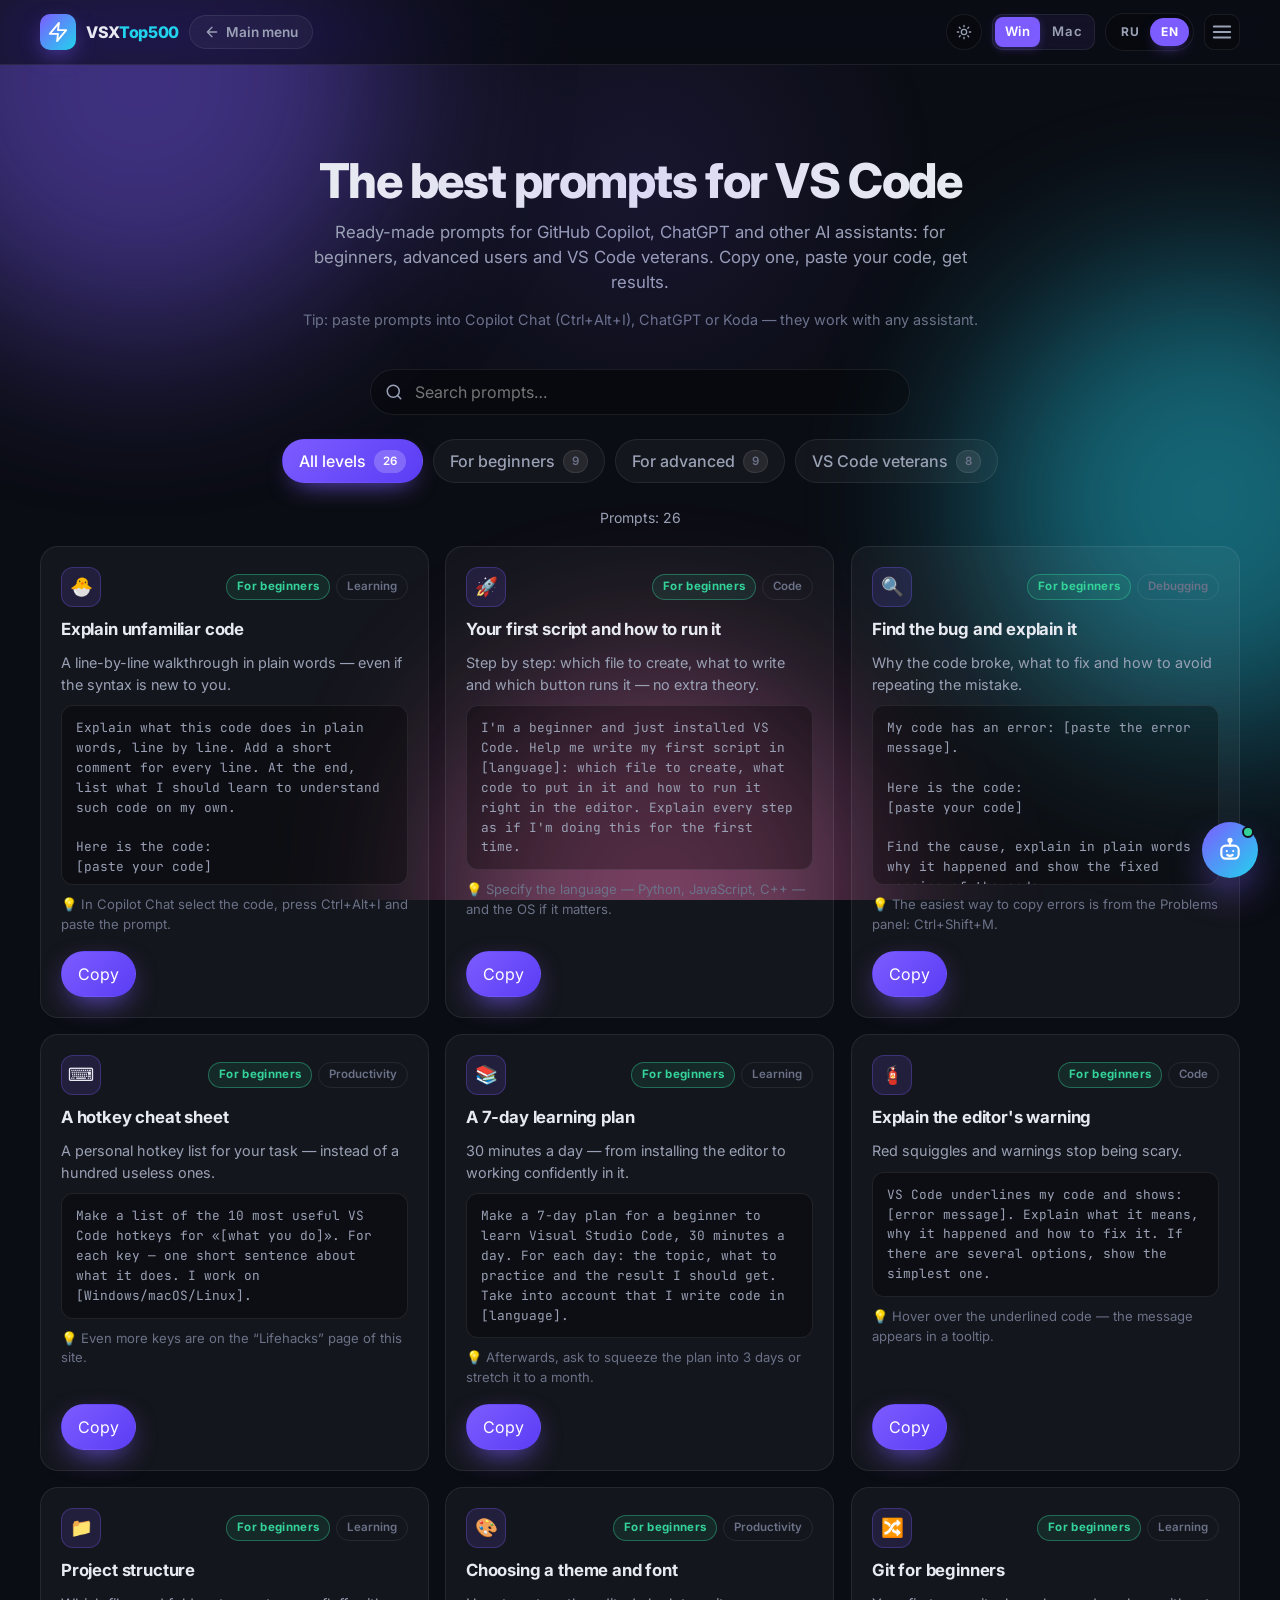
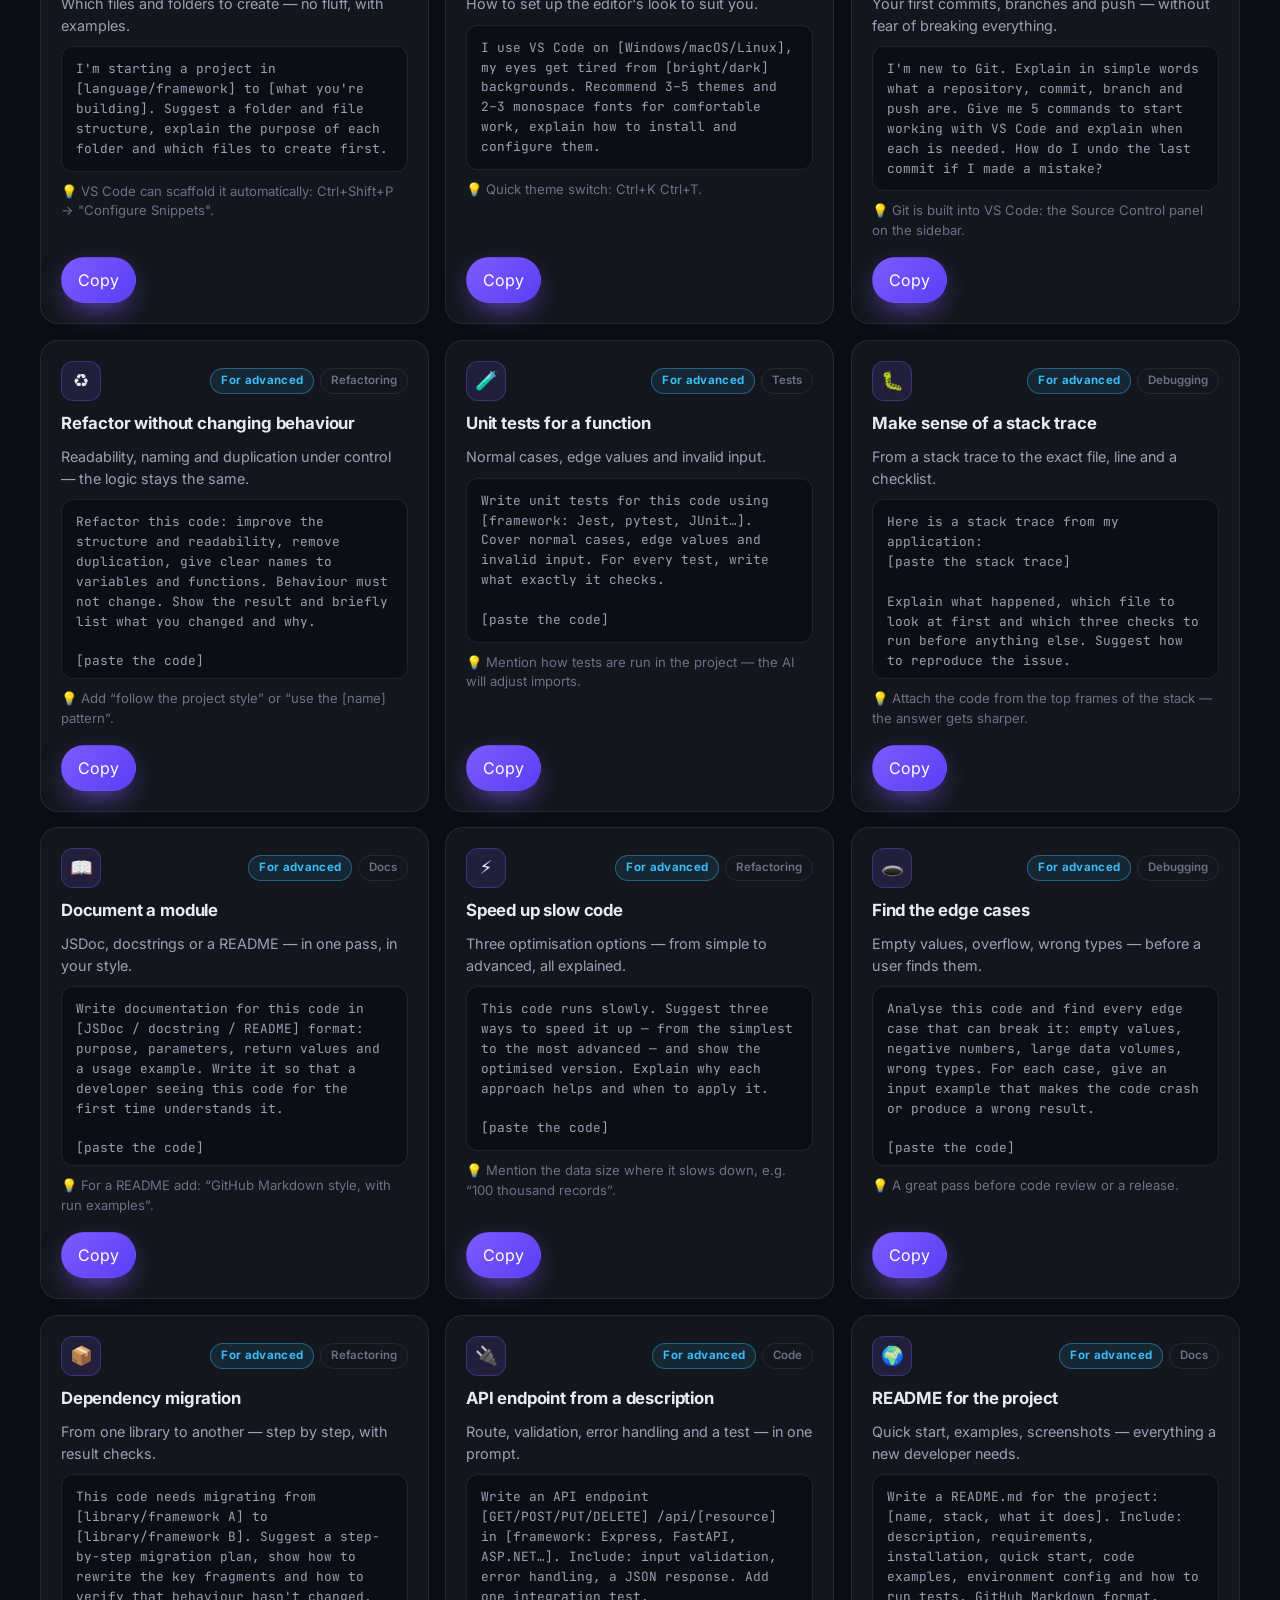
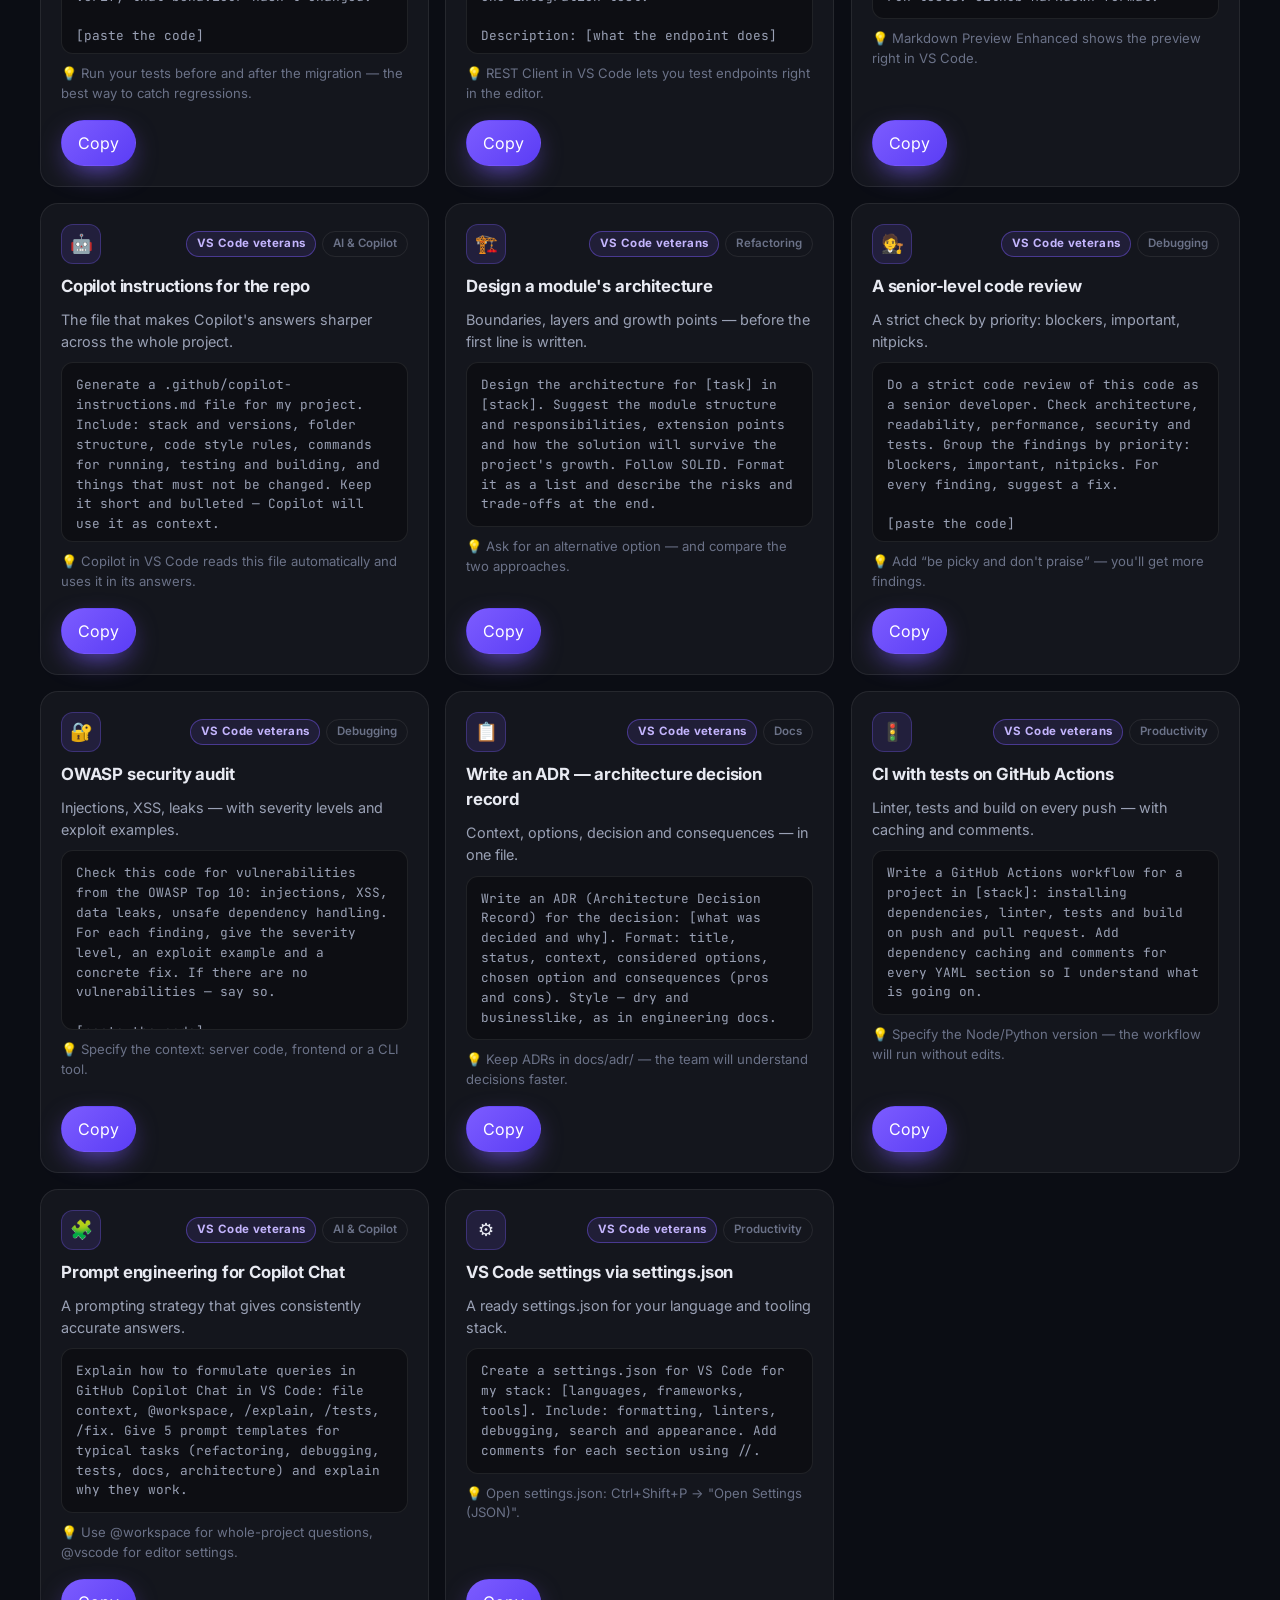
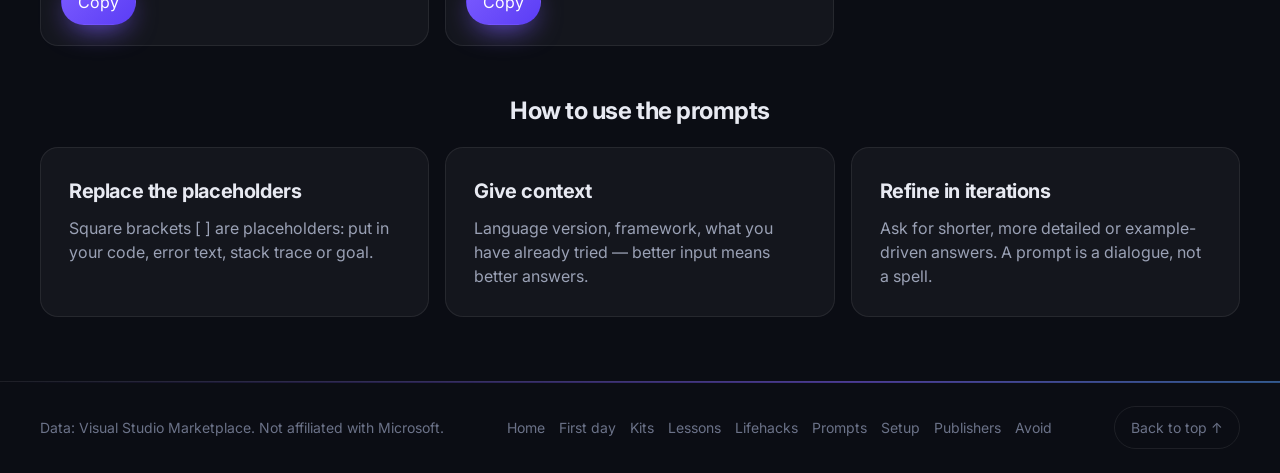
<file: prompts.html>
<!DOCTYPE html>
<html lang="ru">
<head>
  <meta charset="UTF-8" />
  <meta name="viewport" content="width=device-width, initial-scale=1.0" />
  <title data-i18n="prompts.pageTitle">Лучшие промпты для VS Code — для новичков и профи</title>
  <meta name="description" content="Готовые промпты для GitHub Copilot, ChatGPT и других ИИ-ассистентов: для новичков, знающих и ветеранов VS Code. Копируйте в один клик." />
  <link rel="preconnect" href="https://fonts.googleapis.com" />
  <link href="https://fonts.googleapis.com/css2?family=Inter:wght@400;500;600;700;800&family=JetBrains+Mono:wght@400;600&display=swap" rel="stylesheet" />
  <link rel="stylesheet" href="styles.css" />
  <link rel="icon" href="data:image/svg+xml,<svg xmlns='http://www.w3.org/2000/svg' viewBox='0 0 100 100'><text y='.9em' font-size='90'>⚡</text></svg>" />
  <script>try{if(localStorage.getItem("vsx_theme")==="light")document.documentElement.setAttribute("data-theme","light")}catch(e){}document.documentElement.classList.add("js");window.addEventListener("error",function(){document.documentElement.classList.remove("js")});</script>
</head>
<body>
  <div class="bg-orbs" aria-hidden="true">
    <span class="orb orb-1"></span>
    <span class="orb orb-2"></span>
    <span class="orb orb-3"></span>
  </div>
  <div class="particles" aria-hidden="true">
    <span class="particle" style="left:15%;--dur:13s;--delay:2s"></span>
    <span class="particle" style="left:33%;--dur:16s;--delay:0s"></span>
    <span class="particle" style="left:52%;--dur:11s;--delay:4s"></span>
    <span class="particle" style="left:71%;--dur:14s;--delay:1s"></span>
    <span class="particle" style="left:90%;--dur:17s;--delay:3s"></span>
  </div>
  <header class="site-header">
    <div class="container header-inner">
      <a class="logo" href="index.html">
        <span class="logo-mark">
          <svg viewBox="0 0 24 24" width="22" height="22" fill="none" stroke="currentColor" stroke-width="2" stroke-linecap="round" stroke-linejoin="round"><path d="M13 2 3 14h9l-1 8 10-12h-9l1-8z"/></svg>
        </span>
        <span class="logo-text">VSX<span>Top500</span></span>
      </a>
      <a class="back-link" href="index.html" data-i18n-title="nav.backTitle" data-i18n-aria="nav.backTitle">
        <svg viewBox="0 0 24 24" width="16" height="16" fill="none" stroke="currentColor" stroke-width="2" stroke-linecap="round" stroke-linejoin="round" aria-hidden="true"><path d="M19 12H5M12 19l-7-7 7-7"/></svg>
        <span data-i18n="nav.back">Главное меню</span>
      </a>
      <nav class="header-nav">
        <a href="index.html#rating" data-i18n="nav.rating">Рейтинг</a>
        <a href="first-day.html" data-i18n="nav.firstDay">Первый день</a>
        <a href="kits.html" data-i18n="nav.kits">Наборы</a>
        <a href="lessons.html" data-i18n="nav.lessons">Уроки</a>
        <a href="lifehacks.html" data-i18n="nav.lifehacks">Лайфхаки</a>
        <a href="prompts.html" data-i18n="nav.prompts">Промпты</a>
        <a href="settings.html" data-i18n="nav.settings">Настройки</a>
        <a href="publishers.html" data-i18n="nav.publishers">Разработчики</a>
        <a href="avoid.html" data-i18n="nav.avoid">Не ставить</a>
        <a href="index.html#about" data-i18n="nav.about">О сайте</a>
        <button class="theme-btn" type="button" data-theme-btn aria-pressed="false" title="Тема сайта">
          <svg class="icon-sun" viewBox="0 0 24 24" width="16" height="16" fill="none" stroke="currentColor" stroke-width="2" stroke-linecap="round" stroke-linejoin="round"><circle cx="12" cy="12" r="4"/><path d="M12 2v2M12 20v2M4.9 4.9l1.4 1.4M17.7 17.7l1.4 1.4M2 12h2M20 12h2M4.9 19.1l1.4-1.4M17.7 6.3l1.4-1.4"/></svg>
          <svg class="icon-moon" viewBox="0 0 24 24" width="16" height="16" fill="none" stroke="currentColor" stroke-width="2" stroke-linecap="round" stroke-linejoin="round"><path d="M21 12.8A9 9 0 1 1 11.2 3a7 7 0 0 0 9.8 9.8z"/></svg>
        </button>
        <div class="lang-switch" role="group" data-i18n-aria="nav.langLabel" aria-label="Язык сайта">
          <button class="lang-btn" type="button" data-lang-btn="ru">RU</button>
          <button class="lang-btn" type="button" data-lang-btn="en">EN</button>
        </div>
      </nav>
      <button class="burger-btn" type="button" id="burgerBtn" aria-label="Меню" aria-expanded="false">
        <svg viewBox="0 0 24 24" width="22" height="22" fill="none" stroke="currentColor" stroke-width="2" stroke-linecap="round">
          <line class="burger-line burger-line-1" x1="3" y1="6" x2="21" y2="6"/>
          <line class="burger-line burger-line-2" x1="3" y1="12" x2="21" y2="12"/>
          <line class="burger-line burger-line-3" x1="3" y1="18" x2="21" y2="18"/>
        </svg>
      </button>
    </div>
  </header>

  <!-- Mobile nav overlay -->
  <div class="mobile-nav-overlay" id="mobileNavOverlay"></div>
  <nav class="mobile-nav" id="mobileNav" aria-label="Мобильное меню">
    <button class="mobile-nav-close" type="button" id="mobileNavClose" aria-label="Закрыть меню">✕</button>
    <a href="index.html#rating" data-i18n="nav.rating">Рейтинг</a>
    <a href="first-day.html" data-i18n="nav.firstDay">Первый день</a>
        <a href="kits.html" data-i18n="nav.kits">Наборы</a>
        <a href="generator.html" data-i18n="nav.generator">Генератор</a>
        <a href="lessons.html" data-i18n="nav.lessons">Уроки</a>
    <a href="lifehacks.html" data-i18n="nav.lifehacks">Лайфхаки</a>
    <a href="prompts.html" data-i18n="nav.prompts">Промпты</a>
    <a href="settings.html" data-i18n="nav.settings">Настройки</a>
    <a href="publishers.html" data-i18n="nav.publishers">Разработчики</a>
        <a href="avoid.html" data-i18n="nav.avoid">Не ставить</a>
    <a href="index.html#about" data-i18n="nav.about">О сайте</a>
  </nav>

  <main>
    <section class="page-hero">
      <div class="container">
        <h1 data-i18n="prompts.h1">Лучшие промпты для VS Code</h1>
        <p class="hero-sub" data-i18n="prompts.sub">
          Готовые промпты для GitHub Copilot, ChatGPT и других ИИ-ассистентов: для новичков,
          для знающих и для тех, кто давно в VS Code. Копируйте, подставляйте свой код и получайте результат.
        </p>
        <p class="page-tip" data-i18n="prompts.tip">Совет: вставляйте промпты в Copilot Chat (Ctrl+Alt+I), ChatGPT или Koda — они работают в любом ассистенте.</p>
      </div>
    </section>

    <section>
      <div class="container">
        <div class="page-controls">
          <label class="search page-search">
            <svg viewBox="0 0 24 24" width="18" height="18" fill="none" stroke="currentColor" stroke-width="2" stroke-linecap="round" stroke-linejoin="round"><circle cx="11" cy="11" r="8"/><path d="m21 21-4.3-4.3"/></svg>
            <input id="promptSearch" type="search" data-i18n-placeholder="prompts.search" placeholder="Поиск по промптам…" autocomplete="off" />
          </label>
        </div>
        <div id="promptFilters" class="filter-row"></div>
        <div class="result-meta center"><span id="promptCount"></span></div>
        <div id="promptsGrid" class="prompts-grid"></div>
        <div id="promptsEmpty" class="empty" hidden>
          <p data-i18n="prompts.empty">Ничего не найдено. Попробуйте другой запрос или уровень.</p>
        </div>

        <h2 class="prompts-how-title" data-i18n="prompts.how.title">Как пользоваться промптами</h2>
        <div class="about-inner prompts-how">
          <div class="about-card">
            <h2 data-i18n="prompts.how.t1">Замените плейсхолдеры</h2>
            <p data-i18n="prompts.how.p1">Квадратные скобки [ ] — это плейсхолдеры: подставьте свой код, текст ошибки, стек или цель.</p>
          </div>
          <div class="about-card">
            <h2 data-i18n="prompts.how.t2">Дайте контекст</h2>
            <p data-i18n="prompts.how.p2">Версия языка, фреймворк, что уже пробовали — чем точнее вводные, тем полезнее ответ.</p>
          </div>
          <div class="about-card">
            <h2 data-i18n="prompts.how.t3">Уточняйте итерациями</h2>
            <p data-i18n="prompts.how.p3">Попросите короче, подробнее или с примерами. Промпт — это диалог, а не заклинание.</p>
          </div>
        </div>
      </div>
    </section>
  </main>

  <footer class="site-footer">
    <div class="container">
      <span data-i18n="footer.note">Данные: Visual Studio Marketplace. Сайт не аффилирован с Microsoft.</span>
      <nav class="footer-links">
        <a href="index.html" data-i18n="nav.home">Главная</a>
        <a href="first-day.html" data-i18n="nav.firstDay">Первый день</a>
        <a href="kits.html" data-i18n="nav.kits">Наборы</a>
        <a href="lessons.html" data-i18n="nav.lessons">Уроки</a>
        <a href="lifehacks.html" data-i18n="nav.lifehacks">Лайфхаки</a>
        <a href="prompts.html" data-i18n="nav.prompts">Промпты</a>
        <a href="settings.html" data-i18n="nav.settings">Настройки</a>
        <a href="publishers.html" data-i18n="nav.publishers">Разработчики</a>
        <a href="avoid.html" data-i18n="nav.avoid">Не ставить</a>
      </nav>
      <button id="scrollTop" class="btn btn-ghost" type="button" data-i18n="footer.top">Наверх ↑</button>
    </div>
  </footer>

  <script src="i18n.js"></script>
  <script src="theme.js"></script>
  <script src="platform.js"></script>
  <script src="assistant.js"></script>
  <script src="prompts.js"></script>
  <script>
    (() => {
      const b = document.getElementById("burgerBtn");
      const n = document.getElementById("mobileNav");
      const o = document.getElementById("mobileNavOverlay");
      const c = document.getElementById("mobileNavClose");
      if (b && n && o && c) {
        const toggle = (open) => {
          const on = typeof open === "boolean" ? open : !n.classList.contains("open");
          n.classList.toggle("open", on);
          o.classList.toggle("open", on);
          b.classList.toggle("open", on);
          b.setAttribute("aria-expanded", String(on));
          document.body.style.overflow = on ? "hidden" : "";
        };
        b.addEventListener("click", () => toggle());
        c.addEventListener("click", () => toggle(false));
        o.addEventListener("click", () => toggle(false));
        n.querySelectorAll("a").forEach((a) => a.addEventListener("click", () => toggle(false)));
      }
    })();
  </script>
</body>
</html>
</file>
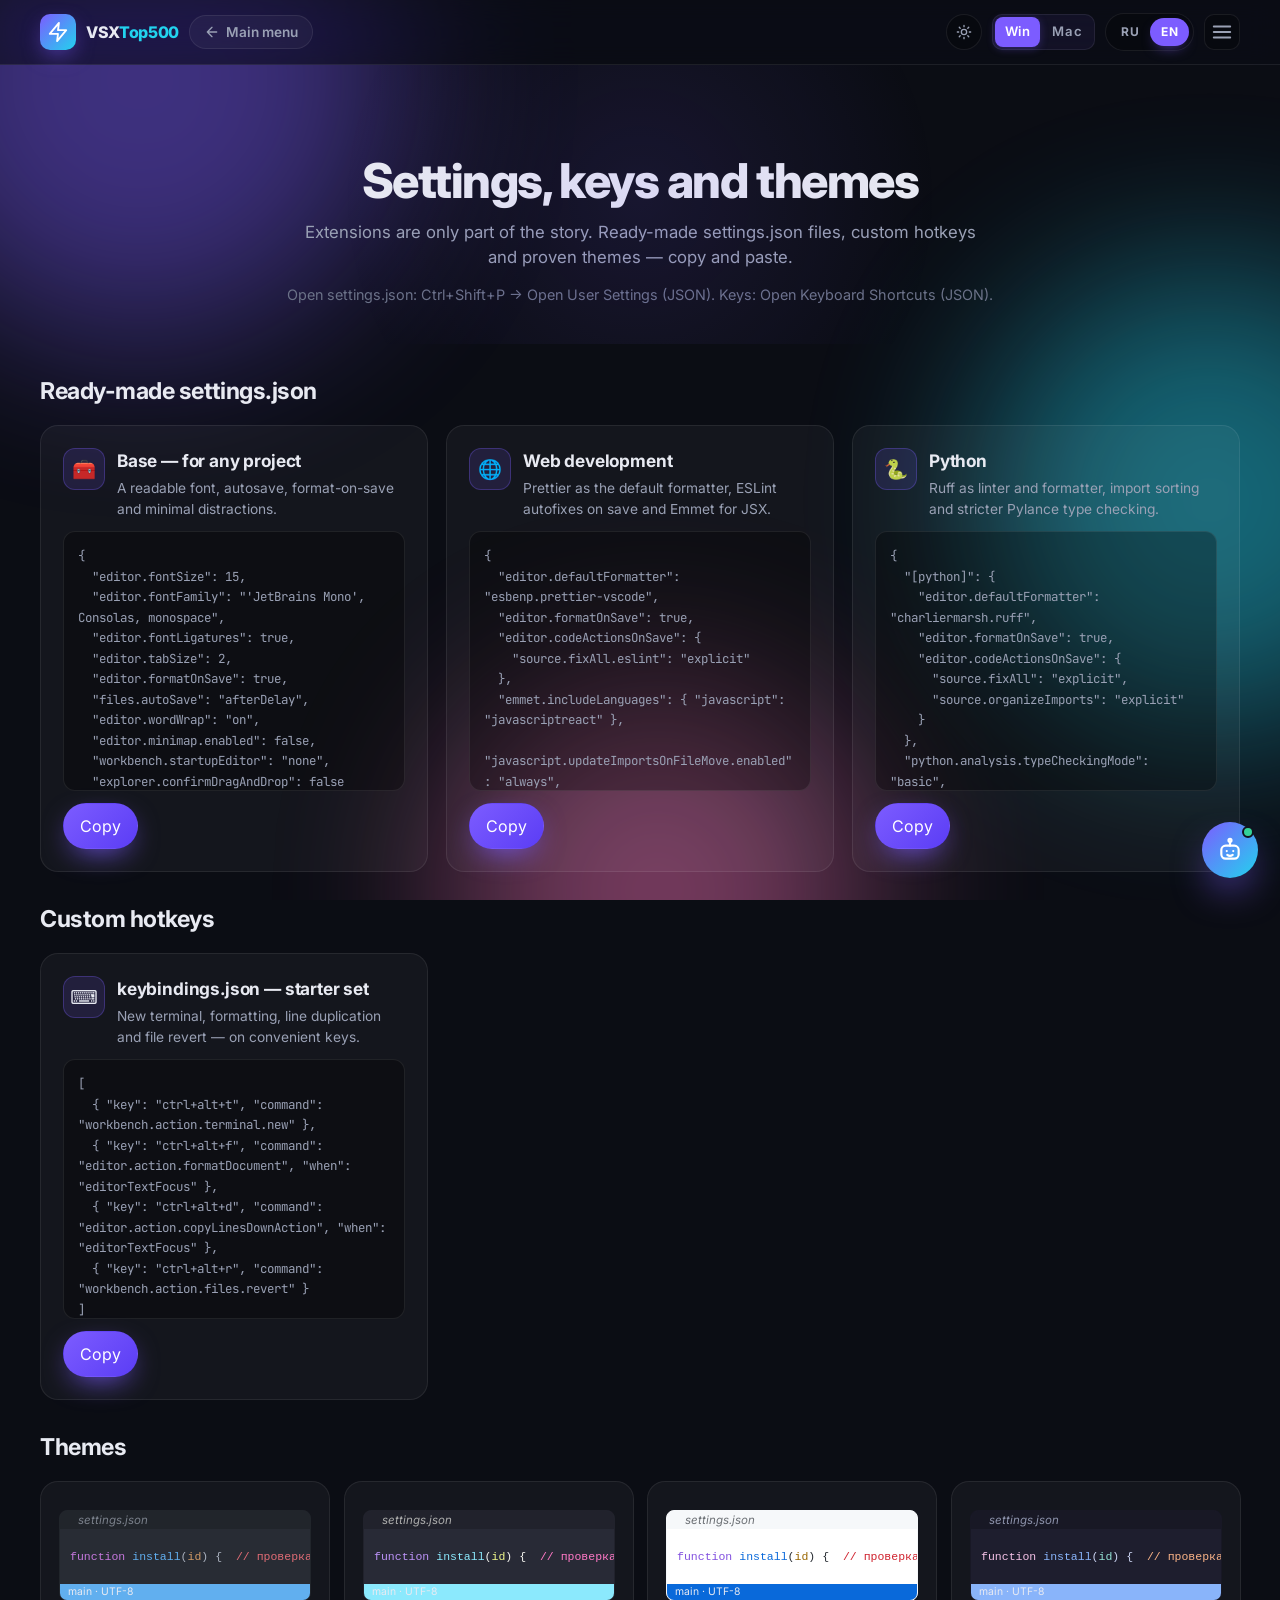
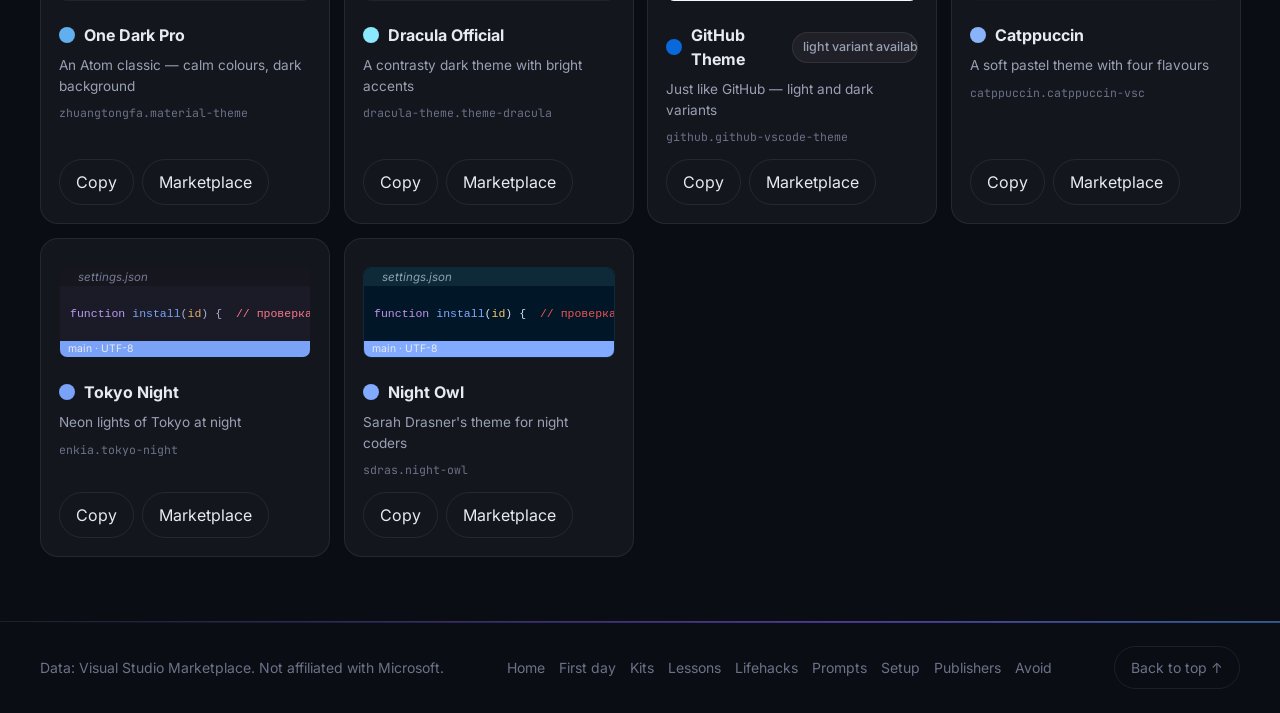
<file: settings.html>
<!DOCTYPE html>
<html lang="ru">
<head>
  <meta charset="UTF-8" />
  <meta name="viewport" content="width=device-width, initial-scale=1.0" />
  <title data-i18n="settings.pageTitle">Настройки VS Code — settings.json, горячие клавиши и темы</title>
  <meta name="description" content="Готовые settings.json, свои горячие клавиши в keybindings.json и проверенные темы для Visual Studio Code — копируйте и вставляйте." />
  <link rel="preconnect" href="https://fonts.googleapis.com" />
  <link href="https://fonts.googleapis.com/css2?family=Inter:wght@400;500;600;700;800&family=JetBrains+Mono:wght@400;600&display=swap" rel="stylesheet" />
  <link rel="stylesheet" href="styles.css" />
  <link rel="icon" href="data:image/svg+xml,<svg xmlns='http://www.w3.org/2000/svg' viewBox='0 0 100 100'><text y='.9em' font-size='90'>⚡</text></svg>" />
  <script>try{if(localStorage.getItem("vsx_theme")==="light")document.documentElement.setAttribute("data-theme","light")}catch(e){}document.documentElement.classList.add("js");window.addEventListener("error",function(){document.documentElement.classList.remove("js")});</script>
</head>
<body>
  <div class="bg-orbs" aria-hidden="true">
    <span class="orb orb-1"></span>
    <span class="orb orb-2"></span>
    <span class="orb orb-3"></span>
  </div>
  <div class="particles" aria-hidden="true">
    <span class="particle" style="left:8%;--dur:15s;--delay:1s"></span>
    <span class="particle" style="left:28%;--dur:12s;--delay:3s"></span>
    <span class="particle" style="left:45%;--dur:17s;--delay:0s"></span>
    <span class="particle" style="left:62%;--dur:13s;--delay:5s"></span>
    <span class="particle" style="left:78%;--dur:14s;--delay:2s"></span>
    <span class="particle" style="left:92%;--dur:11s;--delay:4s"></span>
  </div>
  <header class="site-header">
    <div class="container header-inner">
      <a class="logo" href="index.html">
        <span class="logo-mark">
          <svg viewBox="0 0 24 24" width="22" height="22" fill="none" stroke="currentColor" stroke-width="2" stroke-linecap="round" stroke-linejoin="round"><path d="M13 2 3 14h9l-1 8 10-12h-9l1-8z"/></svg>
        </span>
        <span class="logo-text">VSX<span>Top500</span></span>
      </a>
      <a class="back-link" href="index.html" data-i18n-title="nav.backTitle" data-i18n-aria="nav.backTitle">
        <svg viewBox="0 0 24 24" width="16" height="16" fill="none" stroke="currentColor" stroke-width="2" stroke-linecap="round" stroke-linejoin="round" aria-hidden="true"><path d="M19 12H5M12 19l-7-7 7-7"/></svg>
        <span data-i18n="nav.back">Главное меню</span>
      </a>
      <nav class="header-nav">
        <a href="index.html#rating" data-i18n="nav.rating">Рейтинг</a>
        <a href="first-day.html" data-i18n="nav.firstDay">Первый день</a>
        <a href="kits.html" data-i18n="nav.kits">Наборы</a>
        <a href="lessons.html" data-i18n="nav.lessons">Уроки</a>
        <a href="lifehacks.html" data-i18n="nav.lifehacks">Лайфхаки</a>
        <a href="prompts.html" data-i18n="nav.prompts">Промпты</a>
        <a href="settings.html" data-i18n="nav.settings">Настройки</a>
        <a href="publishers.html" data-i18n="nav.publishers">Разработчики</a>
        <a href="avoid.html" data-i18n="nav.avoid">Не ставить</a>
        <button class="theme-btn" type="button" data-theme-btn aria-pressed="false" title="Тема сайта">
          <svg class="icon-sun" viewBox="0 0 24 24" width="16" height="16" fill="none" stroke="currentColor" stroke-width="2" stroke-linecap="round" stroke-linejoin="round"><circle cx="12" cy="12" r="4"/><path d="M12 2v2M12 20v2M4.9 4.9l1.4 1.4M17.7 17.7l1.4 1.4M2 12h2M20 12h2M4.9 19.1l1.4-1.4M17.7 6.3l1.4-1.4"/></svg>
          <svg class="icon-moon" viewBox="0 0 24 24" width="16" height="16" fill="none" stroke="currentColor" stroke-width="2" stroke-linecap="round" stroke-linejoin="round"><path d="M21 12.8A9 9 0 1 1 11.2 3a7 7 0 0 0 9.8 9.8z"/></svg>
        </button>
        <div class="lang-switch" role="group" data-i18n-aria="nav.langLabel" aria-label="Язык сайта">
          <button class="lang-btn" type="button" data-lang-btn="ru">RU</button>
          <button class="lang-btn" type="button" data-lang-btn="en">EN</button>
        </div>
      </nav>
      <button class="burger-btn" type="button" id="burgerBtn" aria-label="Меню" aria-expanded="false">
        <svg viewBox="0 0 24 24" width="22" height="22" fill="none" stroke="currentColor" stroke-width="2" stroke-linecap="round">
          <line class="burger-line burger-line-1" x1="3" y1="6" x2="21" y2="6"/>
          <line class="burger-line burger-line-2" x1="3" y1="12" x2="21" y2="12"/>
          <line class="burger-line burger-line-3" x1="3" y1="18" x2="21" y2="18"/>
        </svg>
      </button>
    </div>
  </header>

  <!-- Mobile nav overlay -->
  <div class="mobile-nav-overlay" id="mobileNavOverlay"></div>
  <nav class="mobile-nav" id="mobileNav" aria-label="Мобильное меню">
    <button class="mobile-nav-close" type="button" id="mobileNavClose" aria-label="Закрыть меню">✕</button>
    <a href="index.html#rating" data-i18n="nav.rating">Рейтинг</a>
    <a href="first-day.html" data-i18n="nav.firstDay">Первый день</a>
        <a href="kits.html" data-i18n="nav.kits">Наборы</a>
        <a href="generator.html" data-i18n="nav.generator">Генератор</a>
        <a href="lessons.html" data-i18n="nav.lessons">Уроки</a>
    <a href="lifehacks.html" data-i18n="nav.lifehacks">Лайфхаки</a>
    <a href="prompts.html" data-i18n="nav.prompts">Промпты</a>
    <a href="settings.html" data-i18n="nav.settings">Настройки</a>
    <a href="publishers.html" data-i18n="nav.publishers">Разработчики</a>
        <a href="avoid.html" data-i18n="nav.avoid">Не ставить</a>
  </nav>

  <main>
    <section class="page-hero">
      <div class="container">
        <h1 data-i18n="settings.h1">Настройки, клавиши и темы</h1>
        <p class="hero-sub" data-i18n="settings.sub">
          Плагины — только часть полезного. Готовые settings.json, свои горячие клавиши
          и проверенные темы — копируйте и вставляйте.
        </p>
        <p class="page-tip" data-i18n="settings.tip">Открыть settings.json: Ctrl+Shift+P → Open User Settings (JSON). Клавиши: Open Keyboard Shortcuts (JSON).</p>
      </div>
    </section>

    <section>
      <div class="container">
        <h2 class="section-title" data-i18n="settings.sectionJson">Готовые settings.json</h2>
        <div id="jsonGrid" class="settings-grid"></div>

        <h2 class="section-title" data-i18n="settings.sectionKeys">Свои горячие клавиши</h2>
        <div id="keysGrid" class="settings-grid"></div>

        <h2 class="section-title" id="themesSection" data-i18n="settings.sectionThemes">Темы <span class="muted section-hint" data-i18n="settings.themesHint">Сменить тему: Ctrl+K Ctrl+T</span></h2>
        <div id="themesGrid" class="themes-grid"></div>
      </div>
    </section>
  </main>

  <footer class="site-footer">
    <div class="container">
      <span data-i18n="footer.note">Данные: Visual Studio Marketplace. Сайт не аффилирован с Microsoft.</span>
      <nav class="footer-links">
        <a href="index.html" data-i18n="nav.home">Главная</a>
        <a href="first-day.html" data-i18n="nav.firstDay">Первый день</a>
        <a href="kits.html" data-i18n="nav.kits">Наборы</a>
        <a href="lessons.html" data-i18n="nav.lessons">Уроки</a>
        <a href="lifehacks.html" data-i18n="nav.lifehacks">Лайфхаки</a>
        <a href="prompts.html" data-i18n="nav.prompts">Промпты</a>
        <a href="settings.html" data-i18n="nav.settings">Настройки</a>
        <a href="publishers.html" data-i18n="nav.publishers">Разработчики</a>
        <a href="avoid.html" data-i18n="nav.avoid">Не ставить</a>
      </nav>
      <button id="scrollTop" class="btn btn-ghost" type="button" data-i18n="footer.top">Наверх ↑</button>
    </div>
  </footer>

  <script src="i18n.js"></script>
  <script src="theme.js"></script>
  <script src="platform.js"></script>
  <script src="assistant.js"></script>
  <script src="settings.js"></script>
  <script>
    (() => {
      const b = document.getElementById("burgerBtn");
      const n = document.getElementById("mobileNav");
      const o = document.getElementById("mobileNavOverlay");
      const c = document.getElementById("mobileNavClose");
      if (b && n && o && c) {
        const toggle = (open) => {
          const on = typeof open === "boolean" ? open : !n.classList.contains("open");
          n.classList.toggle("open", on);
          o.classList.toggle("open", on);
          b.classList.toggle("open", on);
          b.setAttribute("aria-expanded", String(on));
          document.body.style.overflow = on ? "hidden" : "";
        };
        b.addEventListener("click", () => toggle());
        c.addEventListener("click", () => toggle(false));
        o.addEventListener("click", () => toggle(false));
        n.querySelectorAll("a").forEach((a) => a.addEventListener("click", () => toggle(false)));
      }
    })();
  </script>
</body>
</html>
</file>
<file: styles.css>
/* ---------- Tokens ---------- */
:root {
  --bg: #0b0d14;
  --bg-elev: #11141f;
  --surface: rgba(255, 255, 255, 0.04);
  --surface-hover: rgba(255, 255, 255, 0.07);
  --border: rgba(255, 255, 255, 0.08);
  --border-strong: rgba(255, 255, 255, 0.16);
  --text: #e8eaf2;
  --text-muted: #9aa1b5;
  --text-dim: #6b7288;
  --accent: #7c5cff;
  --accent-2: #22d3ee;
  --accent-3: #f472b6;
  --success: #34d399;
  --danger: #f87171;
  --gold: #fbbf24;
  --silver: #cbd5e1;
  --bronze: #d97706;
  --radius: 18px;
  --radius-sm: 10px;
  --shadow: 0 20px 60px -20px rgba(0, 0, 0, 0.6);
  --font: "Inter", system-ui, -apple-system, Segoe UI, Roboto, sans-serif;
  --mono: "JetBrains Mono", ui-monospace, SFMono-Regular, Menlo, monospace;
  --ease: cubic-bezier(0.22, 1, 0.36, 1);
}

* { box-sizing: border-box; }
html { scroll-behavior: smooth; }
body {
  margin: 0;
  font-family: var(--font);
  color: var(--text);
  background: var(--bg);
  line-height: 1.5;
  -webkit-font-smoothing: antialiased;
  overflow-x: hidden;
}
a { color: inherit; text-decoration: none; }
button { font: inherit; color: inherit; cursor: pointer; }
img { display: block; max-width: 100%; }
[hidden] { display: none !important; }

.container { width: min(1200px, 100% - 2.5rem); margin-inline: auto; }
.muted { color: var(--text-muted); }

/* ---------- Background orbs ---------- */
.bg-orbs { position: fixed; inset: 0; z-index: -1; overflow: hidden; pointer-events: none; }
.orb {
  position: absolute; border-radius: 50%; filter: blur(90px); opacity: 0.45;
  animation: float 18s var(--ease) infinite alternate;
}
.orb-1 { width: 520px; height: 520px; background: var(--accent); top: -180px; left: -120px; }
.orb-2 { width: 460px; height: 460px; background: var(--accent-2); top: 30%; right: -160px; animation-delay: -6s; animation-duration: 22s; }
.orb-3 { width: 420px; height: 420px; background: var(--accent-3); bottom: -200px; left: 35%; animation-delay: -12s; animation-duration: 26s; }
@keyframes float {
  from { transform: translate3d(0, 0, 0) scale(1); }
  to { transform: translate3d(60px, 80px, 0) scale(1.15); }
}

/* ---------- Header ---------- */
.site-header {
  position: sticky; top: 0; z-index: 50;
  backdrop-filter: blur(16px) saturate(160%);
  background: rgba(11, 13, 20, 0.65);
  border-bottom: 1px solid var(--border);
}
.header-inner { display: flex; align-items: center; justify-content: space-between; height: 64px; gap: 14px; }
.logo { display: flex; align-items: center; gap: 10px; font-weight: 800; letter-spacing: -0.02em; flex: 0 0 auto; white-space: nowrap; }
.logo-mark {
  display: grid; place-items: center; width: 36px; height: 36px; border-radius: 10px;
  background: linear-gradient(135deg, var(--accent), var(--accent-2));
  color: #fff; box-shadow: 0 8px 24px -8px var(--accent);
}
.logo-text span { color: var(--accent-2); }
.back-link {
  display: inline-flex; align-items: center; gap: 6px;
  padding: 6px 14px; border-radius: 999px; font-weight: 600; font-size: 0.85rem;
  color: var(--text-muted); border: 1px solid var(--border); background: var(--surface);
  transition: color 0.2s, background 0.2s, border-color 0.2s, transform 0.2s var(--ease);
  white-space: nowrap;
}
.back-link:hover { background: var(--surface-hover); border-color: var(--border-strong); color: var(--text); transform: translateX(-2px); }
.back-link svg { width: 16px; height: 16px; flex: 0 0 16px; }
.header-nav { display: flex; align-items: center; gap: 0.9rem; font-weight: 500; color: var(--text-muted); flex-wrap: wrap; justify-content: flex-end; margin-left: auto; min-width: 0; }
.header-nav a { transition: color 0.2s; white-space: nowrap; }
.header-nav a:hover { color: var(--text); }

/* ---------- Buttons ---------- */
.btn {
  display: inline-flex; align-items: center; gap: 8px;
  padding: 10px 16px; border-radius: 999px; border: 1px solid var(--border);
  background: var(--surface); transition: transform 0.2s var(--ease), background 0.2s, border-color 0.2s;
}
.btn:hover { background: var(--surface-hover); border-color: var(--border-strong); transform: translateY(-1px); }
.btn:active { transform: translateY(0) scale(0.98); }
.btn-primary {
  background: linear-gradient(135deg, var(--accent), #5b3df5); border-color: transparent; color: #fff;
  box-shadow: 0 10px 30px -10px var(--accent);
}
.btn-primary:hover { background: linear-gradient(135deg, #8c6fff, #6a4dff); }
.btn-ghost { background: transparent; }
.btn.spinning svg { animation: spin 0.8s linear infinite; }
@keyframes spin { to { transform: rotate(360deg); } }

/* ---------- Hero ---------- */
.hero { padding: 88px 0 48px; text-align: center; }
.hero-badge {
  display: inline-flex; align-items: center; gap: 10px;
  padding: 8px 16px; border-radius: 999px; border: 1px solid var(--border);
  background: var(--surface); font-size: 0.875rem; color: var(--text-muted);
}
.pulse-dot {
  width: 8px; height: 8px; border-radius: 50%; background: var(--success);
  box-shadow: 0 0 0 0 rgba(52, 211, 153, 0.6); animation: pulse 2s infinite;
}
.pulse-dot.loading { background: var(--gold); box-shadow: 0 0 0 0 rgba(251, 191, 36, 0.6); }
.pulse-dot.error { background: var(--danger); animation: none; }
.pulse-dot.offline { background: var(--accent-2); box-shadow: 0 0 0 0 rgba(34, 211, 238, 0.6); animation: pulse 2s infinite; }
@keyframes pulse {
  0% { box-shadow: 0 0 0 0 rgba(52, 211, 153, 0.6); }
  70% { box-shadow: 0 0 0 10px rgba(52, 211, 153, 0); }
  100% { box-shadow: 0 0 0 0 rgba(52, 211, 153, 0); }
}
.hero-title {
  margin: 28px 0 16px; font-size: clamp(2.2rem, 6vw, 4.5rem); line-height: 1.05;
  font-weight: 800; letter-spacing: -0.04em;
}
.gradient-text {
  background: linear-gradient(90deg, var(--accent), var(--accent-2), var(--accent-3), var(--accent));
  background-size: 300% 100%; -webkit-background-clip: text; background-clip: text; color: transparent;
  animation: shimmer 6s linear infinite;
}
@keyframes shimmer { to { background-position: 300% 0; } }
.hero-sub { max-width: 680px; margin: 0 auto; color: var(--text-muted); font-size: 1.1rem; }

.stats-row {
  display: grid; grid-template-columns: repeat(auto-fit, minmax(min(170px, 100%), 1fr)); gap: 14px;
  margin-top: 44px;
}
.stat {
  padding: 20px 16px; border-radius: var(--radius); border: 1px solid var(--border);
  background: var(--surface); transition: transform 0.3s var(--ease), border-color 0.3s;
}
.stat:hover { transform: translateY(-4px); border-color: var(--border-strong); }
.stat-value { font-size: 1.8rem; font-weight: 800; letter-spacing: -0.03em; font-variant-numeric: tabular-nums; }
.stat-label { color: var(--text-dim); font-size: 0.8rem; margin-top: 4px; text-transform: uppercase; letter-spacing: 0.06em; }

/* ---------- Collections (подборки) ---------- */
.collections-section { padding: 8px 0 28px; }
.collections-head { text-align: center; margin-bottom: 18px; }
.collections-head h2 { margin: 0 0 6px; font-size: 1.5rem; letter-spacing: -0.02em; }
.collections-head p { margin: 0; font-size: 0.95rem; }
.collections {
  display: flex; gap: 10px; overflow-x: auto; padding: 4px 4px 12px;
  scrollbar-width: thin; scrollbar-color: var(--border-strong) transparent;
  scroll-snap-type: x proximity;
}
.collections::-webkit-scrollbar { height: 8px; }
.collections::-webkit-scrollbar-thumb { background: var(--border-strong); border-radius: 999px; }
.collections::-webkit-scrollbar-track { background: transparent; }
.collection-chip {
  display: inline-flex; align-items: center; gap: 8px; flex: 0 0 auto;
  padding: 10px 16px; border-radius: 999px; border: 1px solid var(--border);
  background: var(--surface); color: var(--text-muted); font-weight: 500; white-space: nowrap;
  transition: transform 0.2s var(--ease), background 0.2s, border-color 0.2s, color 0.2s;
  scroll-snap-align: start;
}
.collection-chip:hover { background: var(--surface-hover); border-color: var(--border-strong); color: var(--text); transform: translateY(-2px); }
.collection-chip.active {
  background: linear-gradient(135deg, var(--accent), #5b3df5); border-color: transparent; color: #fff;
  box-shadow: 0 10px 26px -12px var(--accent);
}
.collection-icon { font-size: 1rem; }
.collection-count {
  padding: 2px 8px; border-radius: 999px; font-size: 0.72rem; font-weight: 600;
  background: rgba(255, 255, 255, 0.08); border: 1px solid var(--border); color: var(--text-dim);
}
.collection-chip.active .collection-count { background: rgba(255, 255, 255, 0.2); border-color: transparent; color: #fff; }

/* ---------- Toolbar ---------- */
.toolbar-section { padding: 16px 0 8px; position: sticky; top: 64px; z-index: 40; }
.toolbar {
  display: flex; flex-wrap: wrap; gap: 12px; align-items: center; justify-content: space-between;
  padding: 12px; border-radius: var(--radius); border: 1px solid var(--border);
  background: rgba(17, 20, 31, 0.8); backdrop-filter: blur(16px);
  box-shadow: var(--shadow);
}
.search {
  flex: 1 1 320px; display: flex; align-items: center; gap: 10px; padding: 0 14px;
  border-radius: 999px; border: 1px solid var(--border); background: rgba(0, 0, 0, 0.25);
  color: var(--text-muted); transition: border-color 0.2s, box-shadow 0.2s;
}
.search:focus-within { border-color: var(--accent); box-shadow: 0 0 0 4px rgba(124, 92, 255, 0.15); }
.search input {
  flex: 1; height: 44px; border: 0; background: transparent; color: var(--text); outline: none; font: inherit;
}
.toolbar-group { display: flex; flex-wrap: wrap; gap: 10px; align-items: center; }
.select {
  height: 44px; padding: 0 36px 0 14px; border-radius: 999px; border: 1px solid var(--border);
  background: rgba(0, 0, 0, 0.25) url("data:image/svg+xml,%3Csvg xmlns='http://www.w3.org/2000/svg' width='14' height='14' viewBox='0 0 24 24' fill='none' stroke='%239aa1b5' stroke-width='2'%3E%3Cpath d='m6 9 6 6 6-6'/%3E%3C/svg%3E") no-repeat right 14px center;
  color: var(--text); appearance: none; font: inherit; outline: none; cursor: pointer;
}
.select:focus { border-color: var(--accent); }
.select option { background: var(--bg-elev); }
.view-toggle { display: flex; padding: 4px; border-radius: 999px; border: 1px solid var(--border); background: rgba(0, 0, 0, 0.25); }
.view-btn { display: grid; place-items: center; width: 36px; height: 36px; border: 0; border-radius: 999px; background: transparent; color: var(--text-muted); transition: all 0.2s; }
.view-btn.active { background: var(--accent); color: #fff; }
.result-meta { display: flex; justify-content: space-between; flex-wrap: wrap; gap: 8px; padding: 14px 6px 0; font-size: 0.875rem; color: var(--text-muted); }
.result-meta-right { display: inline-flex; align-items: center; gap: 10px; flex-wrap: wrap; }

/* ---------- Перевод описаний ---------- */
.translate-status {
  display: inline-flex; align-items: center; gap: 6px;
  padding: 3px 10px; border-radius: 999px; font-size: 0.78rem; font-weight: 600;
  color: var(--accent-2); background: rgba(34, 211, 238, 0.1); border: 1px solid rgba(34, 211, 238, 0.3);
  font-variant-numeric: tabular-nums;
}
.translate-status::before {
  content: ""; width: 6px; height: 6px; border-radius: 50%; background: var(--accent-2);
  animation: pulse 1.6s infinite;
}

/* ---------- Grid & cards ---------- */
.grid-section { padding: 16px 0 64px; }
.grid { display: grid; grid-template-columns: repeat(auto-fill, minmax(min(300px, 100%), 1fr)); gap: 16px; }
.grid.list { grid-template-columns: 1fr; }

.card {
  position: relative; display: flex; flex-direction: column; gap: 12px;
  padding: 18px; border-radius: var(--radius); border: 1px solid var(--border);
  background: var(--surface); overflow: hidden; cursor: pointer; outline: none;
  transition: transform 0.35s var(--ease), border-color 0.3s, background 0.3s, box-shadow 0.35s var(--ease);
  animation: cardIn 0.6s var(--ease) both; animation-delay: calc(var(--i, 0) * 35ms);
}
.card::before {
  content: ""; position: absolute; inset: 0; opacity: 0; transition: opacity 0.35s;
  background: radial-gradient(600px circle at var(--mx, 50%) var(--my, 50%), rgba(124, 92, 255, 0.18), transparent 40%);
  pointer-events: none;
}
.card:hover::before, .card:focus-visible::before { opacity: 1; }
.card:hover, .card:focus-visible {
  transform: translateY(-6px); border-color: var(--border-strong); background: var(--surface-hover);
  box-shadow: 0 30px 60px -30px rgba(124, 92, 255, 0.5);
}
@keyframes cardIn {
  from { opacity: 0; transform: translateY(24px) scale(0.97); }
  to { opacity: 1; transform: translateY(0) scale(1); }
}
.grid.list .card { flex-direction: row; align-items: center; gap: 18px; padding: 14px 18px; }
.grid.list .card-desc { flex: 1; margin: 0; -webkit-line-clamp: 1; }
.grid.list .card-head { flex: 0 0 320px; }
.grid.list .card-rank { position: static; order: -1; }

.card-rank {
  position: absolute; top: 14px; right: 14px; display: grid; place-items: center;
  min-width: 34px; height: 34px; padding: 0 8px; border-radius: 10px;
  font-family: var(--mono); font-weight: 600; font-size: 0.85rem;
  background: rgba(255, 255, 255, 0.06); border: 1px solid var(--border); color: var(--text-muted);
}
.card-rank.r1 { background: linear-gradient(135deg, #fde68a, var(--gold)); color: #1a1200; border-color: transparent; box-shadow: 0 6px 20px -6px var(--gold); }
.card-rank.r2 { background: linear-gradient(135deg, #f1f5f9, var(--silver)); color: #0f172a; border-color: transparent; }
.card-rank.r3 { background: linear-gradient(135deg, #fbbf24, var(--bronze)); color: #1a0f00; border-color: transparent; }

.card-head { display: flex; align-items: center; gap: 14px; padding-right: 44px; }
.card-icon {
  flex: 0 0 56px; width: 56px; height: 56px; border-radius: 14px; overflow: hidden;
  background: rgba(255, 255, 255, 0.06); display: grid; place-items: center;
  transition: transform 0.35s var(--ease);
}
.card:hover .card-icon { transform: scale(1.08) rotate(-3deg); }
.card-icon img { width: 100%; height: 100%; object-fit: contain; }
.card-titles { min-width: 0; }
.card-title { margin: 0; font-size: 1.05rem; font-weight: 700; letter-spacing: -0.01em; white-space: nowrap; overflow: hidden; text-overflow: ellipsis; }
.card-publisher { display: flex; align-items: center; gap: 6px; color: var(--text-muted); font-size: 0.85rem; white-space: nowrap; overflow: hidden; text-overflow: ellipsis; }
.verified { display: inline-grid; place-items: center; width: 14px; height: 14px; border-radius: 50%; background: var(--accent-2); color: #002; font-size: 9px; font-weight: 800; }
.card-delta { position: absolute; top: 54px; right: 14px; font-family: var(--mono); font-size: 0.72rem; font-weight: 600; }
.card-delta.up { color: var(--success); }
.card-delta.down { color: var(--danger); }
.card-delta.new { color: var(--accent-2); }
.grid.list .card-delta { position: static; }

.card-desc {
  margin: 0; color: var(--text-muted); font-size: 0.9rem;
  display: -webkit-box; -webkit-line-clamp: 2; -webkit-box-orient: vertical; overflow: hidden;
}
.card-foot { display: flex; flex-wrap: wrap; gap: 8px; align-items: center; margin-top: auto; padding-right: 38px; }
.chip {
  display: inline-flex; align-items: center; gap: 6px; padding: 5px 10px; border-radius: 999px;
  font-size: 0.78rem; font-weight: 500; background: rgba(255, 255, 255, 0.05); border: 1px solid var(--border);
  color: var(--text-muted); white-space: nowrap; max-width: 100%; overflow: hidden; text-overflow: ellipsis;
}
.chip-installs { color: var(--accent-2); }
.chip-rating { color: var(--gold); }

/* Skeleton */
.skeleton { pointer-events: none; }
.skeleton .sk { background: linear-gradient(90deg, rgba(255,255,255,0.04), rgba(255,255,255,0.1), rgba(255,255,255,0.04)); background-size: 200% 100%; animation: sk 1.4s infinite; border-radius: 8px; }
@keyframes sk { to { background-position: -200% 0; } }

/* Error / empty */
.error-box {
  display: flex; flex-direction: column; gap: 10px; align-items: flex-start;
  padding: 20px; border-radius: var(--radius); border: 1px solid rgba(248, 113, 113, 0.4);
  background: rgba(248, 113, 113, 0.08); margin-bottom: 16px;
}
.empty { text-align: center; padding: 60px 0; color: var(--text-muted); }

/* ---------- About ---------- */
.about { padding: 24px 0 80px; }
.about-inner { display: grid; grid-template-columns: repeat(auto-fit, minmax(min(300px, 100%), 1fr)); gap: 16px; }
.about-card { padding: 28px; border-radius: var(--radius); border: 1px solid var(--border); background: var(--surface); }
.about-card h2 { margin: 0 0 10px; font-size: 1.25rem; letter-spacing: -0.02em; }
.about-card p { margin: 0; color: var(--text-muted); }

/* ---------- Footer ---------- */
.site-footer { border-top: 1px solid var(--border); padding: 24px 0; color: var(--text-dim); font-size: 0.875rem; }
.site-footer .container { display: flex; justify-content: space-between; align-items: center; gap: 12px; flex-wrap: wrap; }

/* ---------- Reveal on scroll ---------- */
/* Анимация появления включается только когда JS жив (класс .js ставится в <head>).
   Если скрипт упадёт — контент останется видимым, а не прозрачным. */
html.js .reveal { opacity: 0; transform: translateY(24px); transition: opacity 0.8s var(--ease), transform 0.8s var(--ease); transition-delay: var(--d, 0s); }
html.js .reveal.in { opacity: 1; transform: none; }

/* ---------- Modal ---------- */
.modal { position: fixed; inset: 0; z-index: 100; display: grid; place-items: center; padding: 20px; visibility: hidden; opacity: 0; transition: opacity 0.3s, visibility 0.3s; }
.modal.open { visibility: visible; opacity: 1; }
.modal-backdrop { position: absolute; inset: 0; background: rgba(5, 6, 10, 0.7); backdrop-filter: blur(10px); }
.modal-dialog {
  position: relative; width: min(960px, 100%); max-height: min(90vh, 1000px); overflow: auto;
  border-radius: 24px; border: 1px solid var(--border-strong); background: var(--bg-elev);
  box-shadow: var(--shadow); transform: translateY(30px) scale(0.96); transition: transform 0.4s var(--ease);
  scrollbar-width: thin; scrollbar-color: var(--border-strong) transparent;
}
.modal.open .modal-dialog { transform: none; }
.modal-close {
  position: sticky; top: 14px; float: right; margin: 14px 14px 0 0; z-index: 2;
  width: 38px; height: 38px; border-radius: 50%; border: 1px solid var(--border); background: rgba(0,0,0,0.4);
  transition: background 0.2s, transform 0.2s;
}
.modal-close:hover { background: var(--danger); transform: rotate(90deg); }
.modal-content { padding: 20px 28px 32px; overflow-x: hidden; }

.m-head { display: flex; gap: 20px; align-items: flex-start; flex-wrap: wrap; }
.m-icon { width: 96px; height: 96px; border-radius: 22px; overflow: hidden; background: rgba(255,255,255,0.06); flex: 0 0 96px; display: grid; place-items: center; }
.m-icon img { width: 100%; height: 100%; object-fit: contain; }
.m-titles { flex: 1; min-width: 240px; }
.m-rank { font-family: var(--mono); color: var(--accent-2); font-size: 0.85rem; letter-spacing: 0.08em; }
.m-title { margin: 4px 0 4px; font-size: clamp(1.5rem, 3vw, 2.1rem); font-weight: 800; letter-spacing: -0.03em; line-height: 1.1; }
.m-publisher { color: var(--text-muted); display: flex; align-items: center; gap: 6px; flex-wrap: wrap; }
.m-short { margin: 10px 0 0; color: var(--text-muted); font-size: 1rem; }
.m-actions { display: flex; flex-wrap: wrap; gap: 10px; margin-top: 16px; }
.m-actions .btn { font-size: 0.85rem; padding: 8px 14px; }

.m-stats {
  display: grid;
  grid-template-columns: repeat(auto-fit, minmax(110px, 1fr));
  gap: 10px; margin: 24px 0;
}
.m-stat {
  padding: 14px; border-radius: 14px; border: 1px solid var(--border); background: var(--surface);
  min-width: 0; overflow: hidden;
}
.m-stat b {
  display: block; font-size: 1.15rem; letter-spacing: -0.02em; font-variant-numeric: tabular-nums;
  white-space: nowrap; overflow: hidden; text-overflow: ellipsis;
}
.m-stat span { color: var(--text-dim); font-size: 0.72rem; text-transform: uppercase; letter-spacing: 0.06em; }
.stars { color: var(--gold); letter-spacing: 1px; }

.install-cmd {
  display: flex; align-items: center; gap: 10px; padding: 10px 14px; border-radius: 12px;
  background: rgba(0,0,0,0.35); border: 1px solid var(--border); font-family: var(--mono); font-size: 0.85rem; margin-top: 16px;
}
.install-cmd code { flex: 1; overflow: auto; white-space: nowrap; color: var(--accent-2); }
.install-cmd button { padding: 6px 10px; border-radius: 8px; border: 1px solid var(--border); background: var(--surface); font-size: 0.75rem; }

.m-tabs { display: flex; gap: 6px; border-bottom: 1px solid var(--border); margin: 8px 0 20px; overflow-x: auto; }
.m-tab { padding: 10px 14px; border: 0; background: transparent; color: var(--text-muted); border-bottom: 2px solid transparent; margin-bottom: -1px; font-weight: 500; white-space: nowrap; transition: color 0.2s, border-color 0.2s; }
.m-tab.active { color: var(--text); border-color: var(--accent); }
.m-pane { display: none; animation: fade 0.3s var(--ease); }
.m-pane.active { display: block; }
@keyframes fade { from { opacity: 0; transform: translateY(6px); } to { opacity: 1; transform: none; } }

.kv { display: grid; grid-template-columns: 180px 1fr; gap: 10px 16px; font-size: 0.925rem; }
.kv dt { color: var(--text-dim); }
.kv dd { margin: 0; word-break: break-word; }
.kv a { color: var(--accent-2); }
.tag-list { display: flex; flex-wrap: wrap; gap: 6px; }
.tag { padding: 4px 10px; border-radius: 999px; background: rgba(124, 92, 255, 0.12); border: 1px solid rgba(124, 92, 255, 0.3); color: #c4b5fd; font-size: 0.78rem; }

.readme { color: var(--text); font-size: 0.95rem; line-height: 1.65; }
.readme img { max-width: 100%; border-radius: 10px; margin: 8px 0; }
.readme h1, .readme h2, .readme h3 { letter-spacing: -0.02em; margin-top: 1.6em; }
.readme h1 { font-size: 1.6rem; } .readme h2 { font-size: 1.3rem; } .readme h3 { font-size: 1.1rem; }
.readme a { color: var(--accent-2); text-decoration: underline; text-underline-offset: 3px; }
.readme pre { background: rgba(0,0,0,0.4); border: 1px solid var(--border); padding: 14px; border-radius: 12px; overflow: auto; font-family: var(--mono); font-size: 0.85rem; }
.readme code { font-family: var(--mono); font-size: 0.875em; background: rgba(255,255,255,0.08); padding: 2px 6px; border-radius: 6px; }
.readme pre code { background: transparent; padding: 0; }
.readme table { border-collapse: collapse; width: 100%; display: block; overflow: auto; }
.readme th, .readme td { border: 1px solid var(--border); padding: 8px 10px; text-align: left; }
.readme blockquote { margin: 1em 0; padding: 8px 16px; border-left: 3px solid var(--accent); background: rgba(124,92,255,0.08); color: var(--text-muted); }
.readme hr { border: 0; border-top: 1px solid var(--border); }
.readme-loading { color: var(--text-muted); padding: 30px 0; text-align: center; }

.toast {
  position: fixed; bottom: 24px; left: 50%; transform: translate(-50%, 20px); opacity: 0;
  padding: 12px 18px; border-radius: 999px; background: var(--accent); color: #fff; font-weight: 600;
  box-shadow: 0 16px 40px -10px var(--accent); transition: all 0.35s var(--ease); z-index: 200; pointer-events: none;
}
.toast.show { opacity: 1; transform: translate(-50%, 0); }

/* ---------- Header: flexible on medium screens ---------- */
.header-inner { min-height: 64px; height: auto; padding: 10px 0; flex-wrap: wrap; gap: 10px; }
.header-nav { flex-wrap: wrap; justify-content: flex-end; }

/* ---------- Language switch ---------- */
.lang-switch {
  display: flex; padding: 4px; border-radius: 999px; border: 1px solid var(--border);
  background: rgba(0, 0, 0, 0.25);
}
.lang-btn {
  padding: 5px 11px; border: 0; border-radius: 999px; background: transparent;
  color: var(--text-muted); font-weight: 700; font-size: 0.75rem; letter-spacing: 0.04em;
  transition: color 0.2s, background 0.2s, box-shadow 0.2s;
}
.lang-btn:hover { color: var(--text); }
.lang-btn.active { background: var(--accent); color: #fff; box-shadow: 0 6px 16px -8px var(--accent); }

/* ---------- Sponsor ---------- */
.chip-sponsor {
  color: #fb7185; border-color: rgba(251, 113, 133, 0.4); background: rgba(251, 113, 133, 0.1);
  font-weight: 600;
}
.btn-sponsor {
  background: linear-gradient(135deg, #fb7185, #e11d48); border-color: transparent; color: #fff;
  box-shadow: 0 10px 30px -10px #e11d48;
}
.btn-sponsor:hover { background: linear-gradient(135deg, #fda4af, #f43f5e); }

/* ---------- Footer links ---------- */
.footer-links { display: flex; gap: 14px; flex-wrap: wrap; }
.footer-links a { transition: color 0.2s; }
.footer-links a:hover { color: var(--text); }

/* ---------- Sub-pages (lessons / lifehacks) ---------- */
.page-hero { padding: 72px 0 24px; text-align: center; }
.page-hero h1 { margin: 18px 0 12px; font-size: clamp(1.9rem, 4.5vw, 3rem); letter-spacing: -0.03em; font-weight: 800; line-height: 1.1; }
.page-hero .hero-sub { font-size: 1.05rem; }
.page-tip { margin-top: 14px; font-size: 0.9rem; color: var(--text-dim); }

.filter-row {
  display: flex; flex-wrap: wrap; gap: 10px; justify-content: center;
  padding: 6px 0 24px;
}
.filter-chip {
  display: inline-flex; align-items: center; gap: 8px;
  padding: 9px 16px; border-radius: 999px; border: 1px solid var(--border);
  background: var(--surface); color: var(--text-muted); font-weight: 500; white-space: nowrap;
  transition: transform 0.2s var(--ease), background 0.2s, border-color 0.2s, color 0.2s;
}
.filter-chip:hover { background: var(--surface-hover); border-color: var(--border-strong); color: var(--text); transform: translateY(-2px); }
.filter-chip.active {
  background: linear-gradient(135deg, var(--accent), #5b3df5); border-color: transparent; color: #fff;
  box-shadow: 0 10px 26px -12px var(--accent);
}
.filter-count {
  padding: 2px 8px; border-radius: 999px; font-size: 0.72rem; font-weight: 600;
  background: rgba(255, 255, 255, 0.08); border: 1px solid var(--border); color: var(--text-dim);
}
.filter-chip.active .filter-count { background: rgba(255, 255, 255, 0.2); border-color: transparent; color: #fff; }

.page-controls { display: flex; flex-wrap: wrap; gap: 14px; align-items: center; justify-content: center; margin-bottom: 18px; }
.page-search { flex: 1 1 300px; max-width: 540px; }

.result-meta.center { justify-content: center; padding: 0 0 18px; }

/* Video lesson cards */
.lessons-grid {
  display: grid; grid-template-columns: repeat(auto-fill, minmax(min(320px, 100%), 1fr)); gap: 18px;
  padding-bottom: 64px;
}
.video-card {
  display: flex; flex-direction: column; border-radius: var(--radius); border: 1px solid var(--border);
  background: var(--surface); overflow: hidden; text-decoration: none;
  transition: transform 0.35s var(--ease), border-color 0.3s, background 0.3s, box-shadow 0.35s var(--ease);
  animation: cardIn 0.6s var(--ease) both; animation-delay: calc(var(--i, 0) * 45ms);
}
.video-card:hover {
  transform: translateY(-6px); border-color: var(--border-strong); background: var(--surface-hover);
  box-shadow: 0 30px 60px -30px rgba(124, 92, 255, 0.5);
}
.video-thumb { position: relative; aspect-ratio: 16 / 9; overflow: hidden; background: #05060a; }
.video-thumb img { width: 100%; height: 100%; object-fit: cover; transition: transform 0.5s var(--ease); }
.video-card:hover .video-thumb img { transform: scale(1.06); }
.video-thumb.noimg::after {
  content: "▶"; position: absolute; inset: 0; display: grid; place-items: center;
  font-size: 2.4rem; color: rgba(255, 255, 255, 0.25);
  background: linear-gradient(135deg, #1a1035, #0b0d14 60%, #04222a);
}
.play-badge {
  position: absolute; inset: 0; display: grid; place-items: center;
  background: linear-gradient(180deg, rgba(0, 0, 0, 0) 35%, rgba(0, 0, 0, 0.55));
}
.play-badge svg { width: 56px; height: 56px; filter: drop-shadow(0 10px 24px rgba(0, 0, 0, 0.65)); transition: transform 0.3s var(--ease); }
.video-card:hover .play-badge svg { transform: scale(1.14); }
.video-lang {
  position: absolute; top: 10px; left: 10px; z-index: 1;
  padding: 3px 9px; border-radius: 999px; font-size: 0.7rem; font-weight: 800; letter-spacing: 0.06em;
  background: rgba(0, 0, 0, 0.65); border: 1px solid var(--border-strong); backdrop-filter: blur(6px); color: var(--text);
}
.video-body { display: flex; flex-direction: column; gap: 10px; padding: 16px 18px 18px; flex: 1; }
.video-title { margin: 0; font-size: 1rem; font-weight: 700; line-height: 1.35; letter-spacing: -0.01em; }
.video-meta { display: flex; flex-wrap: wrap; gap: 8px; align-items: center; color: var(--text-muted); font-size: 0.82rem; }
.video-topics { display: flex; gap: 6px; flex-wrap: wrap; margin-top: auto; }
.video-cta { display: inline-flex; align-items: center; gap: 8px; margin-top: 10px; font-weight: 600; color: var(--accent-2); font-size: 0.9rem; }

/* Lifehack cards */
.lifehacks-grid {
  display: grid; grid-template-columns: repeat(auto-fill, minmax(min(320px, 100%), 1fr)); gap: 16px;
  padding-bottom: 64px;
}
.hack-card {
  display: flex; flex-direction: column; gap: 10px; padding: 20px;
  border-radius: var(--radius); border: 1px solid var(--border); background: var(--surface);
  transition: transform 0.3s var(--ease), border-color 0.3s, background 0.3s;
  animation: cardIn 0.6s var(--ease) both; animation-delay: calc(var(--i, 0) * 35ms);
}
.hack-card:hover { transform: translateY(-4px); border-color: var(--border-strong); background: var(--surface-hover); }
.hack-top { display: flex; align-items: center; gap: 10px; }
.hack-icon {
  display: grid; place-items: center; width: 40px; height: 40px; border-radius: 12px; font-size: 1.15rem;
  background: rgba(124, 92, 255, 0.14); border: 1px solid rgba(124, 92, 255, 0.3);
}
.hack-cat { font-size: 0.7rem; font-weight: 700; text-transform: uppercase; letter-spacing: 0.07em; color: var(--accent-2); }
.hack-title { margin: 0; font-size: 1.02rem; font-weight: 700; letter-spacing: -0.01em; }
.hack-text { margin: 0; color: var(--text-muted); font-size: 0.92rem; }
.hack-keys { display: flex; flex-wrap: wrap; gap: 6px; align-items: center; margin-top: auto; padding-top: 6px; }
kbd {
  font-family: var(--mono); font-size: 0.78rem; padding: 3px 8px; border-radius: 7px;
  border: 1px solid var(--border-strong); border-bottom-width: 2px; background: rgba(255, 255, 255, 0.06); color: var(--text);
}

/* ---------- Burger menu (mobile) ---------- */
.burger-btn {
  display: none; place-items: center; width: 36px; height: 36px; border-radius: 10px;
  border: 1px solid var(--border); background: rgba(0, 0, 0, 0.25); color: var(--text-muted);
  cursor: pointer; transition: color 0.2s, background 0.2s; flex-shrink: 0;
}
:root[data-theme="light"] .burger-btn { background: rgba(20, 23, 38, 0.05); }
.burger-btn:hover { color: var(--text); border-color: var(--border-strong); }
.burger-btn svg { pointer-events: none; }
.burger-line { transition: transform 0.3s var(--ease), opacity 0.2s; transform-origin: center; }
.burger-btn.open .burger-line-1 { transform: translateY(6px) rotate(45deg); }
.burger-btn.open .burger-line-2 { opacity: 0; }
.burger-btn.open .burger-line-3 { transform: translateY(-6px) rotate(-45deg); }

.mobile-nav-overlay {
  position: fixed; inset: 0; z-index: 90; background: rgba(5, 6, 10, 0.7); backdrop-filter: blur(10px);
  visibility: hidden; opacity: 0; transition: opacity 0.3s, visibility 0.3s;
}
.mobile-nav-overlay.open { visibility: visible; opacity: 1; }
.mobile-nav {
  position: fixed; top: 0; right: 0; bottom: 0; z-index: 91; width: min(320px, 85vw);
  background: var(--bg-elev); border-left: 1px solid var(--border);
  padding: 80px 24px 24px; display: flex; flex-direction: column; gap: 6px;
  transform: translateX(100%); transition: transform 0.35s var(--ease);
  overflow-y: auto;
}
.mobile-nav.open { transform: translateX(0); }
.mobile-nav a {
  display: block; padding: 14px 16px; border-radius: 12px; font-weight: 600;
  color: var(--text-muted); transition: background 0.2s, color 0.2s; font-size: 1.05rem;
}
.mobile-nav a:hover, .mobile-nav a:active { background: var(--surface-hover); color: var(--text); }
.mobile-nav .mobile-nav-close {
  position: absolute; top: 16px; right: 16px; width: 36px; height: 36px; border-radius: 50%;
  border: 1px solid var(--border); background: var(--surface); color: var(--text-muted);
  font-size: 1.1rem; cursor: pointer; display: grid; place-items: center;
}
.mobile-nav .mobile-nav-close:hover { background: var(--danger); color: #fff; }

/* Шапка: когда пунктов навигации не хватает по ширине — прячем их в бургер-меню,
   а не склеиваем в одну строку. */
@media (max-width: 1280px) {
  .header-nav a { display: none; }
  .header-nav { gap: 10px; }
  .burger-btn { display: grid; }
}

@media (max-width: 720px) {
  .header-nav { gap: 8px; }
  /* Подписи кнопок шапки скрываем — остаются иконки, подпись в title */
  .header-nav .btn span { display: none; }
  .header-nav .btn { padding: 10px; }
  /* На мобильных back-link — только стрелка */
  .back-link span { display: none; }
  .back-link { padding: 6px 10px; }
  .hero { padding: 56px 0 32px; }
  .toolbar-section { position: static; }
  .kv { grid-template-columns: 1fr; }
  .grid.list .card { flex-direction: column; align-items: stretch; }
  .grid.list .card-head { flex: auto; }
  .modal-content { padding: 16px 18px 28px; }
  .page-hero { padding: 48px 0 20px; }
  .footer-links { width: 100%; justify-content: center; }
  /* Скрываем кнопку "Установить в VS Code" на мобильных */
  .install-desktop-only { display: none !important; }
}

@media (prefers-reduced-motion: reduce) {
  *, *::before, *::after { animation-duration: 0.01ms !important; animation-iteration-count: 1 !important; transition-duration: 0.01ms !important; }
}

/* ============================================================
   СВЕТЛАЯ ТЕМА САЙТА
   Тема включается атрибутом data-theme="light" на <html>
   (скрипт theme.js + мини-скрипт в <head> каждой страницы).
   ============================================================ */
:root[data-theme="light"] {
  --bg: #f4f5fa;
  --bg-elev: #ffffff;
  --surface: rgba(20, 23, 38, 0.04);
  --surface-hover: rgba(20, 23, 38, 0.07);
  --border: rgba(20, 23, 38, 0.1);
  --border-strong: rgba(20, 23, 38, 0.22);
  --text: #171a26;
  --text-muted: #555c72;
  --text-dim: #7d8399;
  --shadow: 0 20px 60px -24px rgba(23, 26, 38, 0.25);
}
:root[data-theme="light"] .site-header { background: rgba(244, 245, 250, 0.75); }
:root[data-theme="light"] .toolbar { background: rgba(255, 255, 255, 0.85); }
:root[data-theme="light"] .search,
:root[data-theme="light"] .select,
:root[data-theme="light"] .view-toggle,
:root[data-theme="light"] .lang-switch { background: rgba(20, 23, 38, 0.05); }
:root[data-theme="light"] .select option { background: #fff; }
:root[data-theme="light"] .chip,
:root[data-theme="light"] .card-rank,
:root[data-theme="light"] .collection-count,
:root[data-theme="light"] .filter-count,
:root[data-theme="light"] kbd { background: rgba(20, 23, 38, 0.06); }
:root[data-theme="light"] .card-icon,
:root[data-theme="light"] .m-icon { background: rgba(20, 23, 38, 0.05); }
:root[data-theme="light"] .skeleton .sk {
  background: linear-gradient(90deg, rgba(20,23,38,0.05), rgba(20,23,38,0.11), rgba(20,23,38,0.05));
  background-size: 200% 100%;
}
:root[data-theme="light"] .modal-backdrop { background: rgba(235, 237, 245, 0.65); }
:root[data-theme="light"] .modal-close { background: rgba(255, 255, 255, 0.85); }
:root[data-theme="light"] .install-cmd,
:root[data-theme="light"] .readme pre,
:root[data-theme="light"] .config-code { background: rgba(20, 23, 38, 0.05); }
:root[data-theme="light"] .readme code { background: rgba(20, 23, 38, 0.08); }
:root[data-theme="light"] .readme pre code { background: transparent; }
:root[data-theme="light"] .video-thumb { background: #e7e9f2; }
:root[data-theme="light"] .video-lang { background: rgba(255, 255, 255, 0.85); }
:root[data-theme="light"] .hack-icon,
:root[data-theme="light"] .prompt-icon,
:root[data-theme="light"] .kit-icon,
:root[data-theme="light"] .config-icon,
:root[data-theme="light"] .avoid-icon { background: rgba(124, 92, 255, 0.12); }
:root[data-theme="light"] .ai-panel { background: #ffffff; }
:root[data-theme="light"] .ai-msg.bot { background: rgba(20, 23, 38, 0.05); }
:root[data-theme="light"] .ai-form input { background: rgba(20, 23, 38, 0.05); }
:root[data-theme="light"] .ai-chip { background: rgba(20, 23, 38, 0.05); }
:root[data-theme="light"] .bg-orbs .orb { opacity: 0.22; }
:root[data-theme="light"] .prompt-text { background: rgba(20, 23, 38, 0.05); }

/* ---------- Кнопка переключения темы ---------- */
.theme-btn {
  display: grid; place-items: center; width: 36px; height: 36px; border-radius: 999px;
  border: 1px solid var(--border); background: rgba(0, 0, 0, 0.25); color: var(--text-muted);
  transition: color 0.2s, background 0.2s, border-color 0.2s, transform 0.2s var(--ease);
}
:root[data-theme="light"] .theme-btn { background: rgba(20, 23, 38, 0.05); }
.theme-btn:hover { color: var(--text); border-color: var(--border-strong); transform: translateY(-1px); }
.theme-btn .icon-moon { display: none; }
:root[data-theme="light"] .theme-btn .icon-sun { display: none; }
:root[data-theme="light"] .theme-btn .icon-moon { display: block; }

/* ============================================================
   ПЛЮСЫ И МИНУСЫ В КАРТОЧКЕ РАСШИРЕНИЯ (модальное окно)
   ============================================================ */
.m-shots {
  margin: 8px 0 0; font-size: 0.85rem; color: var(--accent-2); font-weight: 600;
}
.m-proscons {
  display: grid; grid-template-columns: repeat(auto-fit, minmax(min(260px, 100%), 1fr));
  gap: 12px; margin: 0 0 20px;
}
.pc-card {
  padding: 16px 18px; border-radius: 14px; border: 1px solid var(--border); background: var(--surface);
}
.pc-card h4 { margin: 0 0 10px; font-size: 0.95rem; letter-spacing: -0.01em; }
.pc-card ul { margin: 0; padding-left: 18px; display: flex; flex-direction: column; gap: 6px; }
.pc-card li { font-size: 0.9rem; color: var(--text-muted); }
.pc-card.pros { border-color: rgba(52, 211, 153, 0.35); background: rgba(52, 211, 153, 0.07); }
.pc-card.pros h4 { color: var(--success); }
.pc-card.cons { border-color: rgba(251, 191, 36, 0.35); background: rgba(251, 191, 36, 0.06); }
.pc-card.cons h4 { color: var(--gold); }

/* ---------- Кнопка копирования команды на карточке ---------- */
.card-copy {
  display: grid; place-items: center; width: 30px; height: 30px; margin-left: auto; flex: 0 0 auto;
  border-radius: 9px; border: 1px solid var(--border); background: rgba(255, 255, 255, 0.05);
  color: var(--text-muted); transition: color 0.2s, background 0.2s, border-color 0.2s, transform 0.2s;
}
:root[data-theme="light"] .card-copy { background: rgba(20, 23, 38, 0.05); }
.card-copy:hover { color: var(--accent-2); border-color: var(--accent-2); transform: translateY(-1px); }
.card-copy:active { transform: scale(0.94); }

/* ---------- Кнопка избранного на карточке ---------- */
.card-fav {
  position: absolute; bottom: 14px; right: 14px; z-index: 2; display: grid; place-items: center;
  width: 28px; height: 28px; border-radius: 8px; border: 1px solid var(--border);
  background: var(--surface); color: var(--text-dim); font-size: 0.85rem;
  cursor: pointer; transition: color 0.2s, background 0.2s, border-color 0.2s, transform 0.2s;
}
.card-fav:hover { color: var(--gold); border-color: var(--gold); transform: scale(1.1); }
.card-fav.fav-active { color: var(--gold); background: rgba(251, 191, 36, 0.12); border-color: var(--gold); }
/* В режиме списка избранный и копирование стоят в одной строке и не наезжают на текст */
.grid.list .card-fav { position: static; flex: 0 0 auto; }
.grid.list .card-foot { padding-right: 0; }

/* ---------- Сравнение ---------- */
.compare-icons { display: flex; align-items: center; gap: 16px; margin: 16px 0; }
.compare-table { width: 100%; border-collapse: collapse; margin-top: 12px; font-size: 0.9rem; }
.compare-table th { text-align: left; color: var(--text-muted); border-bottom: 1px solid var(--border); padding: 8px 12px; }
.compare-table td { padding: 10px 12px; border-bottom: 1px solid var(--border); }
.compare-table td:first-child { color: var(--text-dim); width: 40%; }
.compare-table code { color: var(--accent-2); }

/* ---------- Подбор набора ---------- */
.picker-steps { display: flex; flex-direction: column; gap: 20px; margin-top: 16px; }
.picker-step h3 { margin: 0 0 12px; font-size: 1.1rem; }
.picker-opts { display: flex; flex-wrap: wrap; gap: 8px; }
.picker-opt {
  flex: 0 0 auto; padding: 10px 18px; border-radius: 999px; border: 1px solid var(--border);
  background: var(--surface); color: var(--text-muted); font-weight: 500;
  transition: background 0.2s, border-color 0.2s, color 0.2s;
}
.picker-opt:hover { background: var(--surface-hover); color: var(--text); }
.picker-opt.active { background: var(--accent); border-color: var(--accent); color: #fff; }
.picker-kit-match { margin-top: 20px; padding: 20px; border-radius: 14px; border: 1px solid var(--border); background: var(--surface); }
.picker-kit-match h3 { margin: 0 0 8px; }

/* ---------- Избранное список ---------- */
.fav-list { list-style: none; padding: 0; margin: 16px 0; display: flex; flex-direction: column; gap: 8px; }
.fav-item { display: flex; align-items: center; gap: 10px; padding: 10px 14px; border-radius: 10px; border: 1px solid var(--border); background: var(--surface); }
.fav-item code { color: var(--accent-2); font-size: 0.82rem; }
.fav-remove { margin-left: auto; padding: 4px 8px; border-radius: 6px; border: 1px solid var(--border); background: transparent; color: var(--text-dim); cursor: pointer; font-size: 0.8rem; }
.fav-remove:hover { color: var(--danger); border-color: var(--danger); }

/* ============================================================
   СТРАНИЦА «ПРОМПТЫ»
   ============================================================ */
.prompts-grid {
  display: grid; grid-template-columns: repeat(auto-fill, minmax(min(340px, 100%), 1fr)); gap: 16px;
  padding-bottom: 40px;
}
.prompt-card {
  display: flex; flex-direction: column; gap: 10px; padding: 20px;
  border-radius: var(--radius); border: 1px solid var(--border); background: var(--surface);
  transition: transform 0.3s var(--ease), border-color 0.3s, background 0.3s;
  animation: cardIn 0.6s var(--ease) both; animation-delay: calc(var(--i, 0) * 35ms);
}
.prompt-card:hover { transform: translateY(-4px); border-color: var(--border-strong); background: var(--surface-hover); }
.prompt-top { display: flex; align-items: center; justify-content: space-between; gap: 10px; }
.prompt-icon {
  display: grid; place-items: center; width: 40px; height: 40px; border-radius: 12px; font-size: 1.15rem;
  background: rgba(124, 92, 255, 0.14); border: 1px solid rgba(124, 92, 255, 0.3);
}
.prompt-badges { display: flex; gap: 6px; flex-wrap: wrap; justify-content: flex-end; }
.prompt-level {
  padding: 3px 10px; border-radius: 999px; font-size: 0.72rem; font-weight: 700; letter-spacing: 0.03em;
  border: 1px solid var(--border);
}
.prompt-level.novice { color: #34d399; border-color: rgba(52, 211, 153, 0.4); background: rgba(52, 211, 153, 0.1); }
.prompt-level.skilled { color: #38bdf8; border-color: rgba(56, 189, 248, 0.4); background: rgba(56, 189, 248, 0.1); }
.prompt-level.pro { color: #c4b5fd; border-color: rgba(124, 92, 255, 0.45); background: rgba(124, 92, 255, 0.12); }
.prompt-cat {
  padding: 3px 10px; border-radius: 999px; font-size: 0.72rem; font-weight: 600;
  color: var(--text-dim); border: 1px solid var(--border);
}
.prompt-title { margin: 0; font-size: 1.05rem; font-weight: 700; letter-spacing: -0.01em; }
.prompt-desc { margin: 0; color: var(--text-muted); font-size: 0.9rem; }
.prompt-text {
  margin: 0; padding: 12px 14px; border-radius: 12px; border: 1px solid var(--border);
  background: rgba(0, 0, 0, 0.3); font-family: var(--mono); font-size: 0.8rem; line-height: 1.55;
  color: var(--text-muted); white-space: pre-wrap; word-break: break-word; max-height: 180px; overflow: auto;
  scrollbar-width: thin; scrollbar-color: var(--border-strong) transparent;
}
.prompt-tip { margin: 0; font-size: 0.82rem; color: var(--text-dim); }
.prompt-foot { display: flex; margin-top: auto; padding-top: 6px; }
.prompts-how { margin-top: 8px; padding-bottom: 64px; }
.prompts-how-title { text-align: center; margin: 8px 0 18px; font-size: 1.5rem; letter-spacing: -0.02em; }

/* ============================================================
   ИИ-АССИСТЕНТ (виджет на всех страницах)
   ============================================================ */
.ai-root { position: fixed; right: 22px; bottom: 22px; z-index: 150; }
.ai-fab {
  position: relative; display: grid; place-items: center; width: 56px; height: 56px; border-radius: 50%;
  border: 0; color: #fff; background: linear-gradient(135deg, var(--accent), var(--accent-2));
  box-shadow: 0 18px 40px -12px var(--accent); transition: transform 0.25s var(--ease), box-shadow 0.25s;
}
.ai-fab:hover { transform: translateY(-3px) scale(1.04); box-shadow: 0 22px 46px -12px var(--accent); }
.ai-fab svg { width: 26px; height: 26px; }
.ai-fab-dot {
  position: absolute; top: 4px; right: 4px; width: 12px; height: 12px; border-radius: 50%;
  background: var(--success); border: 2px solid var(--bg-elev); animation: pulse 2s infinite;
}
.ai-fab.active .ai-fab-dot { display: none; }

.ai-panel {
  position: absolute; right: 0; bottom: 70px; width: min(380px, calc(100vw - 44px));
  height: min(560px, calc(100vh - 140px)); display: flex; flex-direction: column;
  border-radius: 20px; border: 1px solid var(--border-strong); background: var(--bg-elev);
  box-shadow: var(--shadow); overflow: hidden;
  visibility: hidden; opacity: 0; transform: translateY(16px) scale(0.97);
  transition: opacity 0.25s var(--ease), transform 0.25s var(--ease), visibility 0.25s;
}
.ai-panel.open { visibility: visible; opacity: 1; transform: none; }

.ai-head {
  display: flex; align-items: center; gap: 10px; padding: 12px 14px;
  border-bottom: 1px solid var(--border); background: linear-gradient(135deg, rgba(124, 92, 255, 0.14), rgba(34, 211, 238, 0.1));
}
.ai-head-icon {
  display: grid; place-items: center; width: 36px; height: 36px; border-radius: 11px; color: #fff;
  background: linear-gradient(135deg, var(--accent), var(--accent-2)); flex: 0 0 36px;
}
.ai-head-icon svg { width: 20px; height: 20px; }
.ai-head-titles { flex: 1; min-width: 0; }
.ai-head-titles h3 { margin: 0; font-size: 0.98rem; letter-spacing: -0.01em; }
.ai-head-titles p { margin: 0; font-size: 0.75rem; color: var(--text-muted); white-space: nowrap; overflow: hidden; text-overflow: ellipsis; }
.ai-close {
  width: 30px; height: 30px; border-radius: 50%; border: 1px solid var(--border);
  background: transparent; color: var(--text-muted); transition: background 0.2s, transform 0.2s;
}
.ai-close:hover { background: rgba(248, 113, 113, 0.15); color: var(--danger); transform: rotate(90deg); }

.ai-messages {
  flex: 1; overflow-y: auto; padding: 14px; display: flex; flex-direction: column; gap: 10px;
  scrollbar-width: thin; scrollbar-color: var(--border-strong) transparent;
}
.ai-msg {
  max-width: 88%; padding: 10px 13px; border-radius: 14px; font-size: 0.88rem; line-height: 1.5;
  animation: fade 0.25s var(--ease); word-break: break-word;
}
.ai-msg.user {
  align-self: flex-end; background: linear-gradient(135deg, var(--accent), #5b3df5); color: #fff;
  border-bottom-right-radius: 5px;
}
.ai-msg.bot {
  align-self: flex-start; background: rgba(255, 255, 255, 0.05); border: 1px solid var(--border);
  border-bottom-left-radius: 5px;
}
.ai-msg.bot code {
  font-family: var(--mono); font-size: 0.8em; background: rgba(124, 92, 255, 0.18);
  padding: 1px 6px; border-radius: 6px;
}
.ai-msg-title { display: flex; align-items: center; gap: 8px; font-weight: 700; margin-bottom: 6px; }
.ai-msg-body b { color: var(--accent-2); }
.ai-links { display: flex; flex-wrap: wrap; gap: 8px; margin-top: 10px; }
.ai-link {
  display: inline-flex; padding: 6px 12px; border-radius: 999px; font-size: 0.78rem; font-weight: 600;
  background: rgba(34, 211, 238, 0.12); border: 1px solid rgba(34, 211, 238, 0.35); color: var(--accent-2);
  transition: background 0.2s, transform 0.2s;
}
.ai-link:hover { background: rgba(34, 211, 238, 0.22); transform: translateY(-1px); }
.ai-related { margin-top: 10px; padding-top: 8px; border-top: 1px dashed var(--border); }
.ai-related > span { display: block; font-size: 0.72rem; color: var(--text-dim); margin-bottom: 6px; text-transform: uppercase; letter-spacing: 0.05em; }

/* ---------- Live rating: extension list ---------- */
.ai-ext-list { list-style: none; margin: 0; padding: 0; display: grid; gap: 8px; }
.ai-ext {
  display: flex; flex-direction: column; gap: 2px; padding: 10px 12px;
  border: 1px solid var(--border); border-radius: 10px;
  background: rgba(124, 92, 255, 0.04); text-decoration: none; color: inherit;
  transition: background 0.2s, border-color 0.2s, transform 0.15s;
}
.ai-ext:hover { background: rgba(124, 92, 255, 0.1); border-color: var(--accent); transform: translateY(-1px); }
.ai-ext b { font-size: 0.92rem; }
.ai-ext .muted { font-size: 0.78rem; }

.ai-typing { display: inline-flex; gap: 5px; align-items: center; padding: 13px 16px; }
.ai-typing span {
  width: 7px; height: 7px; border-radius: 50%; background: var(--text-dim);
  animation: aiBlink 1.2s infinite;
}
.ai-typing span:nth-child(2) { animation-delay: 0.2s; }
.ai-typing span:nth-child(3) { animation-delay: 0.4s; }
@keyframes aiBlink { 0%, 80%, 100% { opacity: 0.25; transform: translateY(0); } 40% { opacity: 1; transform: translateY(-3px); } }

.ai-chips {
  display: flex; gap: 8px; padding: 0 14px 10px; overflow-x: auto; flex-wrap: nowrap;
  scrollbar-width: none;
}
.ai-chips::-webkit-scrollbar { display: none; }
.ai-chip {
  flex: 0 0 auto; padding: 6px 12px; border-radius: 999px; font-size: 0.78rem; font-weight: 500;
  border: 1px solid var(--border); background: rgba(255, 255, 255, 0.05); color: var(--text-muted);
  white-space: nowrap; transition: color 0.2s, border-color 0.2s, transform 0.2s;
}
.ai-chip:hover { color: var(--accent-2); border-color: var(--accent-2); transform: translateY(-1px); }

.ai-form { display: flex; gap: 8px; padding: 10px 14px 6px; border-top: 1px solid var(--border); }
.ai-form input {
  flex: 1; height: 42px; padding: 0 14px; border-radius: 999px; border: 1px solid var(--border);
  background: rgba(0, 0, 0, 0.25); color: var(--text); font: inherit; font-size: 0.88rem; outline: none;
  transition: border-color 0.2s, box-shadow 0.2s;
}
.ai-form input:focus { border-color: var(--accent); box-shadow: 0 0 0 4px rgba(124, 92, 255, 0.15); }
.ai-send {
  display: grid; place-items: center; width: 42px; height: 42px; border-radius: 50%; border: 0; color: #fff;
  background: linear-gradient(135deg, var(--accent), var(--accent-2)); transition: transform 0.2s var(--ease);
}
.ai-send:hover { transform: scale(1.07); }
.ai-note { padding: 6px 14px 10px; font-size: 0.7rem; color: var(--text-dim); text-align: center; }

/* ============================================================
   СТРАНИЦА «НАБОРЫ»
   ============================================================ */
.kits-grid { display: grid; grid-template-columns: repeat(auto-fill, minmax(min(380px, 100%), 1fr)); gap: 18px; padding-bottom: 40px; }
.kit-card {
  display: flex; flex-direction: column; gap: 14px; padding: 22px;
  border-radius: var(--radius); border: 1px solid var(--border); background: var(--surface);
  transition: transform 0.3s var(--ease), border-color 0.3s, background 0.3s;
  animation: cardIn 0.6s var(--ease) both; animation-delay: calc(var(--i, 0) * 40ms);
}
.kit-card:hover { transform: translateY(-4px); border-color: var(--border-strong); background: var(--surface-hover); }
.kit-head { display: flex; align-items: flex-start; gap: 12px; }
.kit-icon {
  display: grid; place-items: center; width: 44px; height: 44px; border-radius: 13px; font-size: 1.3rem;
  background: rgba(124, 92, 255, 0.14); border: 1px solid rgba(124, 92, 255, 0.3); flex: 0 0 44px;
}
.kit-titles { flex: 1; min-width: 0; }
.kit-titles h2 { margin: 0 0 4px; font-size: 1.15rem; letter-spacing: -0.02em; }
.kit-titles p { margin: 0; font-size: 0.88rem; color: var(--text-muted); }
.kit-count {
  flex: 0 0 auto; padding: 3px 10px; border-radius: 999px; font-size: 0.72rem; font-weight: 600;
  color: var(--text-dim); border: 1px solid var(--border); background: rgba(255, 255, 255, 0.05); white-space: nowrap;
}
:root[data-theme="light"] .kit-count { background: rgba(20, 23, 38, 0.05); }
.kit-list { list-style: none; margin: 0; padding: 0; display: flex; flex-direction: column; gap: 4px; }
.kit-plugin {
  display: flex; align-items: center; gap: 10px; padding: 8px 10px; border-radius: 10px;
  transition: background 0.2s;
}
.kit-plugin:hover { background: rgba(124, 92, 255, 0.08); }
.kit-plugin-text { flex: 1; min-width: 0; font-size: 0.85rem; }
.kit-plugin-text b { font-weight: 600; }
.kit-plugin-text code {
  font-family: var(--mono); font-size: 0.72rem; color: var(--text-dim); margin-left: 4px;
}
.kit-plugin-text span { display: block; color: var(--text-muted); font-size: 0.8rem; }
.kit-copy-one {
  display: grid; place-items: center; width: 30px; height: 30px; flex: 0 0 30px; border-radius: 9px;
  border: 1px solid var(--border); background: transparent; color: var(--text-muted);
  transition: color 0.2s, border-color 0.2s, transform 0.2s;
}
.kit-copy-one:hover { color: var(--accent-2); border-color: var(--accent-2); transform: translateY(-1px); }
.kit-foot { display: flex; gap: 10px; flex-wrap: wrap; margin-top: auto; }

/* ============================================================
   СТРАНИЦА «НАСТРОЙКИ»
   ============================================================ */
.section-title {
  margin: 30px 0 16px; font-size: 1.45rem; letter-spacing: -0.02em; display: flex;
  align-items: baseline; gap: 12px; flex-wrap: wrap;
}
.section-hint { font-size: 0.85rem; font-weight: 400; }
.settings-grid { display: grid; grid-template-columns: repeat(auto-fill, minmax(min(380px, 100%), 1fr)); gap: 18px; }
.config-card {
  display: flex; flex-direction: column; gap: 12px; padding: 22px; min-width: 0;
  border-radius: var(--radius); border: 1px solid var(--border); background: var(--surface);
  animation: cardIn 0.6s var(--ease) both;
}
.config-head { display: flex; gap: 12px; align-items: flex-start; }
.config-icon {
  display: grid; place-items: center; width: 42px; height: 42px; border-radius: 12px; font-size: 1.2rem;
  background: rgba(124, 92, 255, 0.14); border: 1px solid rgba(124, 92, 255, 0.3); flex: 0 0 42px;
}
.config-titles h3 { margin: 0 0 4px; font-size: 1.08rem; letter-spacing: -0.01em; }
.config-titles p { margin: 0; font-size: 0.86rem; color: var(--text-muted); }
.config-code {
  margin: 0; padding: 14px; border-radius: 12px; border: 1px solid var(--border);
  background: rgba(0, 0, 0, 0.3); overflow: auto; max-height: 260px; min-width: 0;
  scrollbar-width: thin; scrollbar-color: var(--border-strong) transparent;
}
.config-code code { font-family: var(--mono); font-size: 0.78rem; line-height: 1.6; color: var(--text-muted); white-space: pre-wrap; word-break: break-word; }
.config-foot { display: flex; gap: 10px; margin-top: auto; }

.themes-grid { display: grid; grid-template-columns: repeat(auto-fill, minmax(min(260px, 100%), 1fr)); gap: 14px; padding-bottom: 64px; }
.theme-card {
  display: flex; flex-direction: column; gap: 8px; padding: 18px;
  border-radius: var(--radius); border: 1px solid var(--border); background: var(--surface);
  transition: transform 0.3s var(--ease), border-color 0.3s;
  animation: cardIn 0.6s var(--ease) both;
}
.theme-card:hover { transform: translateY(-4px); border-color: var(--border-strong); }
.theme-name { display: flex; align-items: center; gap: 9px; font-size: 1rem; }
.theme-dot {
  width: 16px; height: 16px; border-radius: 50%; flex: 0 0 16px;
  background: conic-gradient(#7c5cff, #22d3ee, #f472b6, #fbbf24, #7c5cff);
}
.theme-card p { margin: 0; font-size: 0.85rem; color: var(--text-muted); }
.theme-id { font-family: var(--mono); font-size: 0.72rem; color: var(--text-dim); }
.theme-actions { display: flex; gap: 8px; margin-top: auto; padding-top: 6px; }

/* ============================================================
   СТРАНИЦА «НЕ СТАВИТЬ»
   ============================================================ */
.avoid-grid { display: grid; grid-template-columns: repeat(auto-fill, minmax(min(380px, 100%), 1fr)); gap: 18px; padding-bottom: 64px; }
.avoid-card {
  display: flex; flex-direction: column; gap: 14px; padding: 22px;
  border-radius: var(--radius); border: 1px solid rgba(248, 113, 113, 0.28); background: var(--surface);
  transition: transform 0.3s var(--ease), border-color 0.3s, background 0.3s;
  animation: cardIn 0.6s var(--ease) both; animation-delay: calc(var(--i, 0) * 40ms);
}
.avoid-card:hover { transform: translateY(-4px); border-color: rgba(248, 113, 113, 0.5); background: var(--surface-hover); }
.avoid-head { display: flex; align-items: center; gap: 12px; }
.avoid-icon {
  display: grid; place-items: center; width: 42px; height: 42px; border-radius: 12px; font-size: 1.2rem;
  background: rgba(248, 113, 113, 0.12); border: 1px solid rgba(248, 113, 113, 0.3); flex: 0 0 42px;
}
.avoid-head h3 { margin: 0; font-size: 1.1rem; letter-spacing: -0.01em; }
.avoid-block h4 {
  margin: 0 0 6px; font-size: 0.72rem; font-weight: 700; text-transform: uppercase; letter-spacing: 0.07em;
}
.avoid-block p { margin: 0; font-size: 0.88rem; color: var(--text-muted); }
.avoid-block.why h4 { color: var(--danger); }
.avoid-block.instead h4 { color: var(--success); }
.avoid-examples { margin-top: 8px !important; font-size: 0.8rem !important; color: var(--text-dim) !important; }
.avoid-block.instead {
  padding: 12px 14px; border-radius: 12px; border: 1px solid rgba(52, 211, 153, 0.3);
  background: rgba(52, 211, 153, 0.07);
}

/* ---------- Адаптация новых блоков ---------- */
@media (max-width: 720px) {
  .ai-root { right: 14px; bottom: 14px; }
  .ai-panel { height: min(72vh, 560px); }
  .kits-grid, .settings-grid, .avoid-grid, .prompts-grid { grid-template-columns: 1fr; }
  .themes-grid { grid-template-columns: 1fr 1fr; }
  .prompt-text { max-height: 220px; }
}
@media (max-width: 420px) {
  .themes-grid { grid-template-columns: 1fr; }
}

/* ============================================================
   АНИМАЦИИ И ДЕКОРАЦИИ
   ============================================================ */

/* ---------- Частицы на фоне ---------- */
.particles { position: fixed; inset: 0; z-index: -1; pointer-events: none; overflow: hidden; }
.particle {
  position: absolute; width: 3px; height: 3px; border-radius: 50%;
  background: var(--accent); opacity: 0;
  animation: particleFloat var(--dur, 12s) var(--delay, 0s) infinite ease-in-out;
}
.particle:nth-child(3n) { background: var(--accent-2); }
.particle:nth-child(5n) { background: var(--accent-3); }
.particle:nth-child(7n) { width: 5px; height: 5px; }
@keyframes particleFloat {
  0% { transform: translateY(100vh) scale(0); opacity: 0; }
  10% { opacity: 0.6; }
  90% { opacity: 0.6; }
  100% { transform: translateY(-10vh) scale(1); opacity: 0; }
}

/* ---------- Анимированный разделитель секций ---------- */
.section-divider {
  height: 2px; border: 0; margin: 0;
  background: linear-gradient(90deg, transparent, var(--accent), var(--accent-2), var(--accent-3), transparent);
  background-size: 200% 100%; animation: dividerFlow 4s linear infinite; opacity: 0.4;
}
@keyframes dividerFlow { to { background-position: 200% 0; } }

/* ---------- Hero: декоративные символы кода ---------- */
.hero-decor { position: absolute; inset: 0; pointer-events: none; overflow: hidden; }
.hero-symbol {
  position: absolute; font-family: var(--mono); font-weight: 700; opacity: 0.06;
  color: var(--accent-2); animation: symbolFloat var(--dur, 20s) var(--delay, 0s) infinite ease-in-out alternate;
  font-size: var(--size, 3rem);
}
@keyframes symbolFloat {
  0% { transform: translateY(0) rotate(0deg); opacity: 0.04; }
  50% { opacity: 0.12; }
  100% { transform: translateY(-40px) rotate(15deg); opacity: 0.04; }
}

/* ---------- Hero: анимированная рамка бейджа ---------- */
.hero-badge { position: relative; overflow: hidden; }
.hero-badge::after {
  content: ""; position: absolute; inset: -1px; border-radius: 999px; padding: 1px;
  background: linear-gradient(135deg, var(--accent), var(--accent-2), var(--accent-3), var(--accent));
  background-size: 300% 300%; animation: borderRotate 4s linear infinite;
  -webkit-mask: linear-gradient(#fff 0 0) content-box, linear-gradient(#fff 0 0);
  -webkit-mask-composite: xor; mask-composite: exclude; pointer-events: none;
}
@keyframes borderRotate { 0% { background-position: 0% 50%; } 50% { background-position: 100% 50%; } 100% { background-position: 0% 50%; } }

/* ---------- Логотип: пульсирующее свечение ---------- */
.logo-mark { position: relative; }
.logo-mark::after {
  content: ""; position: absolute; inset: -4px; border-radius: 14px;
  background: linear-gradient(135deg, var(--accent), var(--accent-2));
  opacity: 0; filter: blur(8px); transition: opacity 0.3s;
  animation: logoGlow 3s ease-in-out infinite;
}
@keyframes logoGlow { 0%, 100% { opacity: 0; } 50% { opacity: 0.5; } }
.logo:hover .logo-mark::after { opacity: 0.7; animation: none; }

/* ---------- Кнопки: блик (shine sweep) ---------- */
.btn { position: relative; overflow: hidden; }
.btn::after {
  content: ""; position: absolute; top: 0; left: -100%; width: 60%; height: 100%;
  background: linear-gradient(90deg, transparent, rgba(255, 255, 255, 0.15), transparent);
  transform: skewX(-20deg); transition: left 0.5s var(--ease);
  pointer-events: none;
}
.btn:hover::after { left: 150%; }

/* ---------- Карточки: 3D-наклон и свечение ---------- */
.card { transform-style: preserve-3d; perspective: 800px; will-change: transform; }
.card:hover {
  box-shadow: 0 30px 60px -30px rgba(124, 92, 255, 0.5), 0 0 40px -10px rgba(124, 92, 255, 0.15) inset;
}
.card::after {
  content: ""; position: absolute; inset: 0; border-radius: var(--radius);
  background: linear-gradient(135deg, rgba(124, 92, 255, 0.08), transparent 50%, rgba(34, 211, 238, 0.06));
  opacity: 0; transition: opacity 0.4s; pointer-events: none;
}
.card:hover::after { opacity: 1; }

/* ---------- Иконка карточки: bounce при наведении ---------- */
.card:hover .card-icon { transform: scale(1.12) rotate(-5deg); }
.card-icon { transition: transform 0.4s cubic-bezier(0.34, 1.56, 0.64, 1); }

/* ---------- Чипы подборок: анимация при наведении ---------- */
.collection-chip { position: relative; overflow: hidden; }
.collection-chip::before {
  content: ""; position: absolute; inset: 0; border-radius: 999px;
  background: radial-gradient(circle at 50% 120%, rgba(124, 92, 255, 0.3), transparent 70%);
  opacity: 0; transition: opacity 0.3s; pointer-events: none;
}
.collection-chip:hover::before { opacity: 1; }
.collection-chip:active { transform: scale(0.95); }

/* ---------- Статистика: анимированная иконка ---------- */
.stat { position: relative; overflow: hidden; }
.stat::before {
  content: ""; position: absolute; top: -50%; right: -50%; width: 100%; height: 100%;
  border-radius: 50%; background: radial-gradient(circle, rgba(124, 92, 255, 0.08), transparent 70%);
  transition: transform 0.5s var(--ease); transform: scale(0);
}
.stat:hover::before { transform: scale(2.5); }
.stat-value { transition: transform 0.3s var(--ease), text-shadow 0.3s; }
.stat:hover .stat-value { transform: scale(1.05); text-shadow: 0 0 20px rgba(124, 92, 255, 0.4); }

/* ---------- Модалка: анимация появления контента ---------- */
.modal.open .modal-content > * {
  animation: modalContentIn 0.4s var(--ease) both;
}
.modal.open .modal-content > *:nth-child(2) { animation-delay: 0.05s; }
.modal.open .modal-content > *:nth-child(3) { animation-delay: 0.1s; }
.modal.open .modal-content > *:nth-child(4) { animation-delay: 0.15s; }
.modal.open .modal-content > *:nth-child(5) { animation-delay: 0.2s; }
@keyframes modalContentIn { from { opacity: 0; transform: translateY(12px); } to { opacity: 1; transform: none; } }

/* ---------- Skeleton: shimmer-эффект ---------- */
.skeleton .sk { position: relative; overflow: hidden; }
.skeleton .sk::after {
  content: ""; position: absolute; inset: 0;
  background: linear-gradient(90deg, transparent, rgba(255, 255, 255, 0.06), transparent);
  animation: skShimmer 1.8s infinite;
}
@keyframes skShimmer { 0% { transform: translateX(-100%); } 100% { transform: translateX(100%); } }

/* ---------- Скролл-бар: анимированный ---------- */
::-webkit-scrollbar { width: 8px; height: 8px; }
::-webkit-scrollbar-track { background: transparent; }
::-webkit-scrollbar-thumb { background: var(--border-strong); border-radius: 999px; transition: background 0.2s; }
::-webkit-scrollbar-thumb:hover { background: var(--accent); }

/* ---------- Toast: анимация ---------- */
.toast {
  position: fixed; bottom: 24px; left: 50%; transform: translateX(-50%) translateY(80px);
  padding: 12px 24px; border-radius: 999px; background: var(--bg-elev); border: 1px solid var(--border-strong);
  box-shadow: var(--shadow); color: var(--text); font-weight: 500; font-size: 0.9rem;
  opacity: 0; transition: transform 0.4s var(--ease), opacity 0.3s; z-index: 999; pointer-events: none;
}
.toast.show { transform: translateX(-50%) translateY(0); opacity: 1; }

/* ---------- Footer: анимированная линия ---------- */
.site-footer { position: relative; }
.site-footer::before {
  content: ""; position: absolute; top: -1px; left: 0; right: 0; height: 2px;
  background: linear-gradient(90deg, transparent, var(--accent), var(--accent-2), transparent);
  background-size: 200% 100%; animation: dividerFlow 6s linear infinite; opacity: 0.5;
}

/* ---------- Бургер: анимация в X ---------- */
.burger-line { transition: transform 0.3s var(--ease), opacity 0.2s; transform-origin: center; }
.burger-btn.open .burger-line-1 { transform: translateY(6px) rotate(45deg); }
.burger-btn.open .burger-line-2 { opacity: 0; transform: scaleX(0); }
.burger-btn.open .burger-line-3 { transform: translateY(-6px) rotate(-45deg); }

/* ---------- Тема: плавный переход ---------- */
html.theme-transition, html.theme-transition * { transition: background-color 0.3s, color 0.3s, border-color 0.3s !important; }

/* ---------- Filter chips: bounce ---------- */
.filter-chip:active { transform: scale(0.93); }

/* ---------- Page hero decorations ---------- */
.page-hero { position: relative; overflow: hidden; }
.page-hero::before {
  content: ""; position: absolute; top: -60%; left: 50%; transform: translateX(-50%);
  width: 600px; height: 600px; border-radius: 50%;
  background: radial-gradient(circle, rgba(124, 92, 255, 0.12), transparent 70%);
  pointer-events: none; animation: heroPulse 5s ease-in-out infinite alternate;
}
@keyframes heroPulse { 0% { transform: translateX(-50%) scale(1); opacity: 0.6; } 100% { transform: translateX(-50%) scale(1.3); opacity: 1; } }

/* ---------- Collection icon: bounce on hover ---------- */
.collection-chip:hover .collection-icon { animation: iconBounce 0.4s var(--ease); }
@keyframes iconBounce { 0% { transform: scale(1); } 40% { transform: scale(1.3) rotate(-8deg); } 100% { transform: scale(1); } }

/* ---------- Verified badge: pop ---------- */
.verified { animation: verifiedPop 0.4s var(--ease) 0.5s both; }
@keyframes verifiedPop { from { transform: scale(0); } to { transform: scale(1); } }

/* ---------- Gradient text: extra glow ---------- */
.gradient-text { filter: drop-shadow(0 0 20px rgba(124, 92, 255, 0.3)); }

/* ---------- Card rank: medal shine ---------- */
.card-rank.r1, .card-rank.r2, .card-rank.r3 { position: relative; overflow: hidden; }
.card-rank.r1::after, .card-rank.r2::after, .card-rank.r3::after {
  content: ""; position: absolute; inset: 0;
  background: linear-gradient(135deg, rgba(255, 255, 255, 0.4) 0%, transparent 50%);
  animation: medalShine 3s ease-in-out infinite;
}
@keyframes medalShine { 0%, 100% { opacity: 0; } 50% { opacity: 1; } }

/* ============================================================
   ПЛАТФОРМА: переключатель Windows | Mac
   ============================================================ */
.plat-switch {
  display: inline-flex; align-items: center; gap: 2px; padding: 2px;
  background: rgba(124, 92, 255, 0.08); border: 1px solid var(--border); border-radius: 10px;
}
.plat-btn {
  padding: 5px 10px; border: none; background: transparent; color: var(--text-muted);
  font-size: 0.82rem; font-weight: 600; border-radius: 8px; cursor: pointer;
  transition: background 0.2s, color 0.2s;
}
.plat-btn:hover { color: var(--text); }
.plat-btn.active { background: var(--accent); color: #fff; box-shadow: 0 2px 8px rgba(124, 92, 255, 0.3); }
.plat-btn[title] { cursor: help; }

/* ============================================================
   ГЛАВНАЯ: блок «Растут быстрее всех за неделю»
   ============================================================ */
.trending-grid {
  display: grid; grid-template-columns: repeat(auto-fill, minmax(280px, 1fr));
  gap: 16px; margin-top: 20px;
}
.trend-card {
  display: flex; align-items: center; gap: 12px; padding: 14px 16px; border: 1px solid var(--border);
  border-radius: 14px; background: rgba(124, 92, 255, 0.03); text-align: left; border-width: 1px; border-style: solid;
  transition: background 0.2s, transform 0.2s, border-color 0.2s; cursor: pointer; font: inherit; color: inherit; width: 100%;
}
.trend-card:hover { background: rgba(124, 92, 255, 0.08); transform: translateY(-3px); border-color: var(--accent); }
.trend-pos {
  flex-shrink: 0; width: 32px; height: 32px; display: flex; align-items: center; justify-content: center;
  font-size: 0.9rem; font-weight: 800; border-radius: 10px; font-family: var(--mono);
  background: linear-gradient(135deg, rgba(34, 211, 238, 0.15), rgba(124, 92, 255, 0.15)); color: var(--accent-2);
}
.trend-card:nth-child(1) .trend-pos { background: linear-gradient(135deg, rgba(255, 200, 50, 0.3), rgba(255, 150, 0, 0.15)); color: #ffc832; }
.trend-card:nth-child(2) .trend-pos { background: linear-gradient(135deg, rgba(200, 210, 220, 0.3), rgba(150, 160, 180, 0.15)); color: #c8d2dc; }
.trend-card:nth-child(3) .trend-pos { background: linear-gradient(135deg, rgba(205, 127, 50, 0.3), rgba(160, 90, 30, 0.15)); color: #cd7f32; }
.trend-icon { flex-shrink: 0; width: 36px; height: 36px; border-radius: 10px; overflow: hidden; background: rgba(255,255,255,0.06); display: grid; place-items: center; }
.trend-icon img { width: 100%; height: 100%; object-fit: contain; }
.trend-text { flex: 1; min-width: 0; display: flex; flex-direction: column; gap: 2px; }
.trend-text b { font-weight: 700; font-size: 0.9rem; white-space: nowrap; overflow: hidden; text-overflow: ellipsis; }
.trend-text .muted { font-size: 0.75rem; color: var(--text-muted); white-space: nowrap; overflow: hidden; text-overflow: ellipsis; }
.trend-value { flex-shrink: 0; font-size: 0.85rem; font-weight: 700; color: var(--success); font-family: var(--mono); }

/* ============================================================
   ГЛАВНАЯ: «Расширение недели»
   ============================================================ */
.weekly-card {
  margin-top: 24px; padding: 20px 24px; border: 1px solid var(--accent); border-radius: 16px;
  background: linear-gradient(135deg, rgba(124, 92, 255, 0.08), rgba(34, 211, 238, 0.06));
}
.weekly-head { margin-bottom: 14px; }
.weekly-badge {
  display: inline-flex; align-items: center; gap: 6px; padding: 4px 12px;
  background: var(--accent); color: #fff; font-size: 0.75rem; font-weight: 700;
  text-transform: uppercase; letter-spacing: 0.04em; border-radius: 20px;
}
.weekly-main { display: flex; gap: 18px; align-items: flex-start; flex-wrap: wrap; }
.weekly-icon { flex-shrink: 0; width: 72px; height: 72px; border-radius: 18px; overflow: hidden; background: rgba(255,255,255,0.06); display: grid; place-items: center; border: 1px solid var(--border); }
.weekly-icon img { width: 100%; height: 100%; object-fit: contain; }
.weekly-titles { flex: 1; min-width: 240px; }
.weekly-titles h3 { margin: 0 0 4px; font-size: 1.3rem; font-weight: 800; letter-spacing: -0.02em; }
.weekly-titles .muted { font-size: 0.85rem; margin-bottom: 8px; }
.weekly-titles p { margin: 0 0 10px; font-size: 0.9rem; color: var(--text-muted); line-height: 1.5; }
.weekly-pros { margin: 0 0 12px; padding-left: 18px; display: flex; flex-direction: column; gap: 4px; }
.weekly-pros li { font-size: 0.85rem; color: var(--success); }
.weekly-actions { display: flex; flex-wrap: wrap; gap: 10px; }

/* ============================================================
   СТРАНИЦА «ПЕРВЫЙ ДЕНЬ»: прогресс и шаги
   ============================================================ */
.first-steps {
  display: flex; flex-direction: column; gap: 14px; margin-bottom: 24px;
}

/* Прогресс-бар */
.first-progress {
  position: sticky; top: 70px; z-index: 10; padding: 16px 20px; margin-bottom: 20px;
  background: rgba(17, 20, 31, 0.95); backdrop-filter: blur(16px);
  border: 1px solid var(--border); border-radius: 16px;
  box-shadow: 0 8px 32px rgba(0, 0, 0, 0.4);
}
.first-progress-bar {
  height: 10px; background: rgba(255, 255, 255, 0.06); border-radius: 10px;
  overflow: hidden; margin-top: 10px; position: relative;
}
.first-progress-fill {
  height: 100%; border-radius: 10px;
  background: linear-gradient(90deg, var(--accent), var(--accent-2));
  transition: width 0.5s var(--ease);
  box-shadow: 0 0 12px rgba(124, 92, 255, 0.4);
}
.first-progress-text {
  font-size: 0.9rem; font-weight: 600; color: var(--text);
  display: flex; justify-content: space-between; align-items: center;
}

/* Карточка шага */
.step-card {
  position: relative; padding: 24px 28px 20px;
  border: 1px solid var(--border); border-radius: 20px;
  background: rgba(17, 20, 31, 0.7); backdrop-filter: blur(8px);
  transition: border-color 0.3s, background 0.3s, box-shadow 0.3s, transform 0.2s;
}
.step-card:hover {
  border-color: rgba(124, 92, 255, 0.3);
  box-shadow: 0 8px 32px rgba(124, 92, 255, 0.08);
}
.step-card.done {
  border-color: rgba(52, 211, 153, 0.3);
  background: rgba(52, 211, 153, 0.03);
}
.step-card.done .step-num {
  background: var(--success); color: #fff;
  box-shadow: 0 4px 16px rgba(52, 211, 153, 0.3);
}

/* Кнопка чекбокса */
.step-check {
  position: absolute; top: 20px; right: 20px;
  width: 36px; height: 36px; border-radius: 50%;
  border: 2px solid var(--border-strong); background: transparent;
  display: grid; place-items: center; padding: 0;
  color: var(--text-muted); cursor: pointer;
  transition: background 0.25s, border-color 0.25s, color 0.25s, transform 0.2s;
}
.step-check:hover { background: rgba(124, 92, 255, 0.1); transform: scale(1.1); }
.step-check[aria-pressed="true"] {
  background: var(--success); border-color: var(--success); color: #fff;
  box-shadow: 0 4px 16px rgba(52, 211, 153, 0.3);
  animation: checkPop 0.3s var(--ease);
}
@keyframes checkPop {
  0% { transform: scale(0.8); }
  50% { transform: scale(1.15); }
  100% { transform: scale(1); }
}

/* Верхняя часть шага */
.step-top {
  display: flex; align-items: center; gap: 12px; margin-bottom: 10px;
}
.step-num {
  flex-shrink: 0; width: 32px; height: 32px; display: grid; place-items: center;
  font-size: 0.85rem; font-weight: 800; border-radius: 10px;
  background: rgba(124, 92, 255, 0.12); color: var(--accent);
  border: 1px solid rgba(124, 92, 255, 0.2);
}
.step-icon {
  flex-shrink: 0; font-size: 1.5rem; width: 40px; height: 40px;
  display: grid; place-items: center;
  background: rgba(124, 92, 255, 0.08); border-radius: 12px;
}
.step-title {
  margin: 0; font-size: 1.1rem; font-weight: 700; color: var(--text);
  flex: 1; min-width: 0;
}
.step-time {
  flex-shrink: 0; font-size: 0.78rem; font-weight: 600;
  padding: 3px 10px; border-radius: 999px;
  background: rgba(34, 211, 238, 0.1); color: var(--accent-2);
  border: 1px solid rgba(34, 211, 238, 0.2);
}

/* Текст шага */
.step-text {
  font-size: 0.9rem; line-height: 1.6; color: var(--text-muted);
  margin: 0 0 14px;
}

/* Клавиши */
.step-keys {
  display: flex; flex-wrap: wrap; gap: 6px; margin-bottom: 12px;
}
.step-keys kbd {
  display: inline-flex; align-items: center; padding: 4px 10px;
  font-family: var(--mono); font-size: 0.8rem; font-weight: 600;
  color: var(--text); background: rgba(255, 255, 255, 0.06);
  border: 1px solid var(--border-strong); border-radius: 8px;
  box-shadow: 0 2px 0 rgba(0, 0, 0, 0.3);
  white-space: nowrap;
}

/* Блок команд */
.step-cmds {
  display: flex; flex-direction: column; gap: 8px; margin-bottom: 12px;
}
.step-cmd {
  display: flex; align-items: center; gap: 8px;
  padding: 8px 12px; border-radius: 12px;
  background: rgba(0, 0, 0, 0.25); border: 1px solid var(--border);
  font-size: 0.85rem;
}
.step-cmd code {
  flex: 1; font-family: var(--mono); font-size: 0.82rem; color: var(--accent-2);
  white-space: nowrap; overflow: hidden; text-overflow: ellipsis;
}
.step-cmd .muted {
  font-size: 0.75rem; color: var(--text-dim); margin-left: 6px;
  white-space: nowrap;
}
.step-copy {
  flex-shrink: 0; width: 28px; height: 28px; display: grid; place-items: center;
  border: 1px solid var(--border); border-radius: 8px; background: transparent;
  color: var(--text-muted); cursor: pointer; transition: all 0.2s;
}
.step-copy:hover { background: rgba(124, 92, 255, 0.15); color: var(--accent); border-color: var(--accent); }

/* Ссылка шага */
.step-link {
  display: inline-flex; align-items: center; gap: 6px;
  padding: 8px 14px; margin-top: 4px;
  font-size: 0.85rem; font-weight: 600; color: var(--accent);
  border: 1px solid rgba(124, 92, 255, 0.25); border-radius: 10px;
  background: rgba(124, 92, 255, 0.06);
  transition: background 0.2s, border-color 0.2s, transform 0.2s;
}
.step-link:hover { background: rgba(124, 92, 255, 0.12); border-color: var(--accent); transform: translateX(2px); }
.step-link svg { width: 13px; height: 13px; }

/* Кнопки внизу */
.first-actions {
  display: flex; flex-wrap: wrap; gap: 12px; margin-top: 28px; padding-top: 24px;
  border-top: 1px solid var(--border);
}

/* ============================================================
   СКРИНШОТ КАРТОЧКИ ПЛАГИНА
   ============================================================ */
.card-screenshot-btn {
  position: absolute; top: 8px; right: 8px; z-index: 5;
  width: 30px; height: 30px; display: grid; place-items: center;
  border: 1px solid var(--border); border-radius: 8px;
  background: rgba(17, 20, 31, 0.85); color: var(--text-muted);
  cursor: pointer; opacity: 0; font-size: 0.9rem;
  transition: opacity 0.2s, background 0.2s, color 0.2s;
}
.card:hover .card-screenshot-btn,
.card-screenshot-btn.visible { opacity: 1; }
.card-screenshot-btn:hover { background: rgba(124, 92, 255, 0.2); color: var(--accent); }

/* ============================================================
   НАСТРОЙКИ: превью тем
   ============================================================ */
.theme-preview {
  margin-top: 10px; border-radius: 8px; overflow: hidden; border: 1px solid var(--border);
  font-size: 0.72rem; line-height: 1.4;
}
.tp-bar { height: 18px; display: flex; align-items: center; gap: 4px; padding: 0 6px; }
.tp-dot { width: 7px; height: 7px; border-radius: 50%; }
.tp-code { padding: 8px 10px; font-family: "Cascadia Code", "Fira Code", monospace; white-space: pre; overflow: hidden; }
.tp-code .k { font-weight: 600; }
.tp-status { height: 16px; display: flex; align-items: center; padding: 0 8px; font-size: 0.65rem; }
.theme-swatches { display: flex; gap: 3px; margin-top: 6px; }
.theme-swatch { width: 14px; height: 14px; border-radius: 3px; border: 1px solid rgba(255, 255, 255, 0.1); }

/* ============================================================
   ГОРЯЧИЕ КЛАВИШИ: шпаргалка для печати
   ============================================================ */
.cheatsheet {
  margin-top: 24px; padding: 20px; border: 1px solid var(--border); border-radius: 14px;
  background: rgba(20, 23, 38, 0.6);
}
.cs-title { font-size: 1.2rem; font-weight: 800; margin-bottom: 6px; }
.cs-sub { font-size: 0.85rem; color: var(--text-muted); margin-bottom: 16px; }
.cs-section { margin-bottom: 18px; }
.cs-cat { font-size: 0.8rem; font-weight: 700; text-transform: uppercase; letter-spacing: 0.04em; color: var(--accent-2); margin-bottom: 8px; }
.cs-grid { display: grid; grid-template-columns: repeat(auto-fill, minmax(280px, 1fr)); gap: 8px; }
.cs-row { display: flex; align-items: center; gap: 8px; font-size: 0.85rem; }
.cs-keys { display: inline-flex; gap: 3px; flex-shrink: 0; }
.cs-keys kbd {
  padding: 2px 6px; border: 1px solid var(--border); border-radius: 4px;
  background: rgba(255, 255, 255, 0.06); font-family: inherit; font-size: 0.8em;
}
.cs-foot { margin-top: 16px; padding-top: 12px; border-top: 1px dashed var(--border); font-size: 0.78rem; color: var(--text-dim); }

/* ============================================================
   СРАВНЕНИЕ: две колонки
   ============================================================ */
.compare-sides { display: grid; grid-template-columns: 1fr auto 1fr; gap: 12px; align-items: center; margin-bottom: 16px; }
.cmp-side { text-align: center; }
.cmp-vs { font-size: 1.1rem; font-weight: 800; color: var(--text-dim); }
.cmp-win { background: rgba(46, 204, 113, 0.08); border-radius: 4px; padding: 1px 4px; }
.cmp-desc { font-size: 0.82rem; color: var(--text-muted); margin-top: 4px; }
.cmp-note { font-size: 0.8rem; color: var(--text-dim); margin-top: 12px; }
.card-compare {
  position: absolute; top: 10px; left: 10px; z-index: 5;
  width: 28px; height: 28px; display: flex; align-items: center; justify-content: center;
  border: 1px solid var(--border); border-radius: 8px; background: rgba(20, 23, 38, 0.8);
  color: var(--text-muted); cursor: pointer; opacity: 0; transition: opacity 0.2s, color 0.2s, border-color 0.2s;
}
.card:hover .card-compare, .card-compare.compare-active { opacity: 1; }
.card-compare:hover { color: var(--accent); border-color: var(--accent); }
.card-compare.compare-active { background: var(--accent); color: #fff; border-color: var(--accent); }

/* ============================================================
   ИЗБРАННОЕ: кнопки расшаривания
   ============================================================ */
.fav-share { display: flex; flex-wrap: wrap; gap: 8px; margin-top: 12px; }

/* ============================================================
   ПОДБОР: теги и вопросы
   ============================================================ */
.picker-tag {
  display: inline-flex; align-items: center; gap: 4px; padding: 3px 8px;
  background: rgba(124, 92, 255, 0.1); border-radius: 6px; font-size: 0.75rem; color: var(--accent);
}
.picker-q { margin-bottom: 16px; }
.picker-q h4 { font-size: 0.9rem; font-weight: 700; margin-bottom: 8px; }

/* ============================================================
   ИСТОРИЯ: спарклайн
   ============================================================ */
.spark { display: block; margin: 12px 0; }
.spark-axis { display: flex; justify-content: space-between; font-size: 0.72rem; color: var(--text-dim); margin-bottom: 14px; }
.spark-summary { display: flex; flex-wrap: wrap; gap: 10px; margin-bottom: 12px; font-size: 0.82rem; }
.spark-summary b { color: var(--accent-2); }

/* ============================================================
   ПЕЧАТЬ
   ============================================================ */
@media print {
  body { background: #fff; color: #000; }
  .site-header, .site-footer, .ai-root, .status-bar, .hero, .filters, .grid, .pagination, .modal-overlay { display: none !important; }
  .cheatsheet { border: none; background: none; padding: 0; }
  .cs-keys kbd { background: #eee; border-color: #ccc; color: #000; }
  .cs-foot { border-color: #ccc; }
}

/* ============================================================
   СТРАНИЦА «РАЗРАБОТЧИКИ»
   ============================================================ */

/* Фильтры */
.pubs-filters {
  display: flex; flex-wrap: wrap; gap: 8px; margin-bottom: 24px;
}
.pubs-filter-chip {
  padding: 8px 16px; border-radius: 999px; border: 1px solid var(--border);
  background: var(--surface); color: var(--text-muted); font-weight: 600;
  cursor: pointer; transition: all 0.2s; font-size: 0.85rem;
}
.pubs-filter-chip:hover { background: var(--surface-hover); border-color: var(--border-strong); color: var(--text); }
.pubs-filter-chip.active {
  background: linear-gradient(135deg, var(--accent), #5b3df5);
  border-color: transparent; color: #fff;
  box-shadow: 0 6px 20px -6px var(--accent);
}
.pubs-filter-count {
  display: inline-block; margin-left: 6px; padding: 1px 7px;
  background: rgba(0, 0, 0, 0.2); border-radius: 999px; font-size: 0.75rem;
  font-weight: 700;
}
.pubs-filter-chip.active .pubs-filter-count { background: rgba(255, 255, 255, 0.2); }

/* Счётчик */
.pubs-count {
  font-size: 0.9rem; color: var(--text-muted); margin-bottom: 16px;
}

/* Пусто */
.pubs-empty {
  padding: 40px; text-align: center; color: var(--text-muted);
  border: 1px dashed var(--border); border-radius: 16px;
}

/* Сетка карточек */
.pubs-grid {
  display: grid; grid-template-columns: repeat(auto-fill, minmax(320px, 1fr));
  gap: 16px; margin-bottom: 24px;
}

/* Карточка разработчика */
.pubs-card {
  position: relative; display: block; width: 100%; text-align: left; font: inherit;
  padding: 20px;
  border: 1px solid var(--border); border-radius: 16px;
  background: var(--surface); cursor: pointer; color: inherit;
  transition: transform 0.3s var(--ease), border-color 0.2s, box-shadow 0.3s;
  animation: cardIn 0.6s var(--ease) both; animation-delay: calc(var(--i, 0) * 30ms);
  overflow: hidden;
}
.pubs-card::before {
  content: ""; position: absolute; inset: 0; opacity: 0; transition: opacity 0.3s;
  background: radial-gradient(600px circle at var(--mx, 50%) var(--my, 50%), rgba(124, 92, 255, 0.12), transparent 40%);
  pointer-events: none;
}
.pubs-card:hover {
  transform: translateY(-4px); border-color: var(--accent);
  box-shadow: 0 12px 40px -8px rgba(124, 92, 255, 0.25);
}
.pubs-card:hover::before { opacity: 1; }
.pubs-card:active { transform: translateY(-2px) scale(0.98); }

/* Шапка карточки */
.pubs-card-header { display: flex; gap: 16px; align-items: flex-start; }

/* Логотип */
.pubs-logo-wrap {
  position: relative; width: 64px; height: 64px; flex: 0 0 64px;
  border-radius: 14px; overflow: hidden; background: rgba(255, 255, 255, 0.06);
  border: 1px solid var(--border);
}
.pubs-logo {
  width: 100%; height: 100%; object-fit: contain;
  transition: transform 0.3s var(--ease);
}
.pubs-card:hover .pubs-logo { transform: scale(1.08); }
.pubs-logo-fallback {
  display: none; position: absolute; inset: 0;
  align-items: center; justify-content: center;
  font-size: 1.8rem; font-weight: 800; color: var(--accent);
  background: linear-gradient(135deg, rgba(124, 92, 255, 0.15), rgba(34, 211, 238, 0.1));
}

/* Мета карточки */
.pubs-card-meta { flex: 1; min-width: 0; }
.pubs-name {
  margin: 0 0 8px; font-size: 1.1rem; font-weight: 700; letter-spacing: -0.01em;
  display: flex; align-items: center; gap: 6px;
}
.pubs-verified {
  display: inline-flex; align-items: center; justify-content: center;
  width: 18px; height: 18px; border-radius: 50%;
  background: var(--accent-2); color: #000; font-size: 0.7rem; font-weight: 800;
}

/* Статистика */
.pubs-stats {
  display: flex; flex-wrap: wrap; gap: 12px; margin-bottom: 8px; font-size: 0.85rem;
}
.pubs-stat { display: flex; align-items: center; gap: 4px; color: var(--text-muted); }
.pubs-stat b { color: var(--text); font-weight: 700; }
.pubs-stat--ext b { color: var(--accent); }
.pubs-stat--installs b { color: var(--accent-2); }
.pubs-stat--rating b { color: var(--gold); font-size: 1rem; }

/* Список расширений */
.pubs-exts {
  font-size: 0.8rem; line-height: 1.4;
  display: -webkit-box; -webkit-line-clamp: 2; -webkit-box-orient: vertical;
  overflow: hidden; text-overflow: ellipsis;
}

/* Подсказка «смотреть плагины» на карточке */
.pubs-card-cta {
  display: inline-flex; align-items: center; gap: 5px; margin-top: 8px;
  font-size: 0.8rem; font-weight: 700; color: var(--accent);
}
.pubs-card-cta::after { content: "→"; transition: transform 0.2s var(--ease); }
.pubs-card:hover .pubs-card-cta::after { transform: translateX(3px); }

/* ---------- Модалка разработчика ---------- */
.pubm-head { display: flex; align-items: center; gap: 16px; margin-bottom: 16px; }
.pubm-logo { width: 72px; height: 72px; flex: 0 0 72px; border-radius: 18px; }
.pubm-titles { flex: 1; min-width: 0; }
.pubm-name {
  margin: 0 0 8px; font-size: 1.4rem; font-weight: 800; letter-spacing: -0.02em;
  display: flex; align-items: center; gap: 8px;
}

.pubm-toolbar { display: flex; flex-wrap: wrap; gap: 10px; margin-bottom: 14px; }
.pubm-note { font-size: 0.8rem; margin: 0 0 10px; }

.pubm-list { display: flex; flex-direction: column; gap: 8px; }
.pubm-ext {
  display: flex; align-items: center; gap: 12px; padding: 10px 12px;
  border: 1px solid var(--border); border-radius: 12px; background: var(--surface);
  transition: border-color 0.2s, background 0.2s;
}
.pubm-ext:hover { border-color: var(--border-strong); background: var(--surface-hover); }
.pubm-ext-icon {
  width: 42px; height: 42px; flex: 0 0 42px; border-radius: 10px; overflow: hidden;
  background: rgba(255, 255, 255, 0.06); display: grid; place-items: center;
  font-weight: 800; color: var(--accent);
}
.pubm-ext-icon img { width: 100%; height: 100%; object-fit: contain; }
.pubm-ext-body { flex: 1; min-width: 0; }
.pubm-ext-name {
  display: block; font-weight: 700; font-size: 0.92rem;
  white-space: nowrap; overflow: hidden; text-overflow: ellipsis;
  transition: color 0.2s;
}
.pubm-ext-name:hover { color: var(--accent-2); }
.pubm-ext-meta { display: flex; gap: 12px; font-size: 0.78rem; color: var(--text-muted); margin-top: 2px; }
.pubm-ext-actions { display: flex; gap: 6px; flex-shrink: 0; }
.pubm-copy, .pubm-open {
  width: 30px; height: 30px; display: grid; place-items: center;
  border: 1px solid var(--border); border-radius: 8px; background: transparent;
  color: var(--text-muted); transition: all 0.2s;
}
.pubm-copy:hover { background: rgba(124, 92, 255, 0.15); color: var(--accent); border-color: var(--accent); }
.pubm-open:hover { background: rgba(34, 211, 238, 0.12); color: var(--accent-2); border-color: var(--accent-2); }

/* Кнопка "Показать ещё" */
.pubs-more { text-align: center; margin-top: 32px; }

/* Мобилка */
@media (max-width: 640px) {
  .pubs-grid { grid-template-columns: 1fr; gap: 12px; }
  .pubs-card { padding: 16px; }
  .pubs-card-header { gap: 12px; }
  .pubs-logo-wrap { width: 52px; height: 52px; flex: 0 0 52px; }
  .pubs-name { font-size: 1rem; }
  .pubs-stats { font-size: 0.8rem; gap: 8px; }
}

/* ============================================================
   ГЕНЕРАТОР extensions.json
   ============================================================ */
.gen-toolbar {
  display: flex; flex-wrap: wrap; gap: 12px; align-items: center; margin-bottom: 16px;
}
.gen-search { flex: 1 1 300px; }
.gen-search input { width: 100%; }
.gen-status {
  display: flex; align-items: center; justify-content: space-between; flex-wrap: wrap; gap: 12px;
  padding: 14px 18px; border-radius: 14px; border: 1px solid var(--border);
  background: var(--surface); margin-bottom: 16px;
}
.gen-count { font-size: 1.1rem; font-weight: 800; color: var(--accent); font-family: var(--mono); }
.gen-actions { display: flex; flex-wrap: wrap; gap: 8px; }
.gen-grid { display: grid; grid-template-columns: repeat(auto-fill, minmax(340px, 1fr)); gap: 10px; padding-bottom: 40px; }
.gen-item {
  display: flex; align-items: center; gap: 10px; padding: 10px 14px;
  border-radius: 12px; border: 1px solid var(--border); background: var(--surface);
  transition: background 0.2s, border-color 0.2s, transform 0.2s; cursor: pointer;
}
.gen-item:hover { border-color: var(--accent); background: var(--surface-hover); }
.gen-item.selected { border-color: var(--accent); background: rgba(124, 92, 255, 0.08); }
.gen-check {
  width: 18px; height: 18px; flex-shrink: 0; accent-color: var(--accent);
}
.gen-icon { flex-shrink: 0; width: 32px; height: 32px; border-radius: 8px; overflow: hidden; background: rgba(255,255,255,0.06); display: grid; place-items: center; }
.gen-icon img { width: 100%; height: 100%; object-fit: contain; }
.gen-info { flex: 1; min-width: 0; display: flex; flex-direction: column; gap: 1px; }
.gen-info b { font-size: 0.88rem; white-space: nowrap; overflow: hidden; text-overflow: ellipsis; }
.gen-pub { font-size: 0.75rem; color: var(--text-muted); }
.gen-installs { font-size: 0.72rem; color: var(--accent-2); }
.gen-id { flex-shrink: 0; font-family: var(--mono); font-size: 0.72rem; color: var(--text-dim); white-space: nowrap; }
.gen-preview {
  margin-top: 16px; padding: 16px 18px; border-radius: 14px;
  border: 1px solid var(--border); background: rgba(0,0,0,0.3);
}
.gen-preview-head { display: flex; justify-content: space-between; align-items: center; margin-bottom: 10px; font-size: 0.9rem; font-weight: 600; }
.gen-json-code { font-family: var(--mono); font-size: 0.8rem; color: var(--accent-2); white-space: pre-wrap; word-break: break-word; margin: 0; }
</file>
